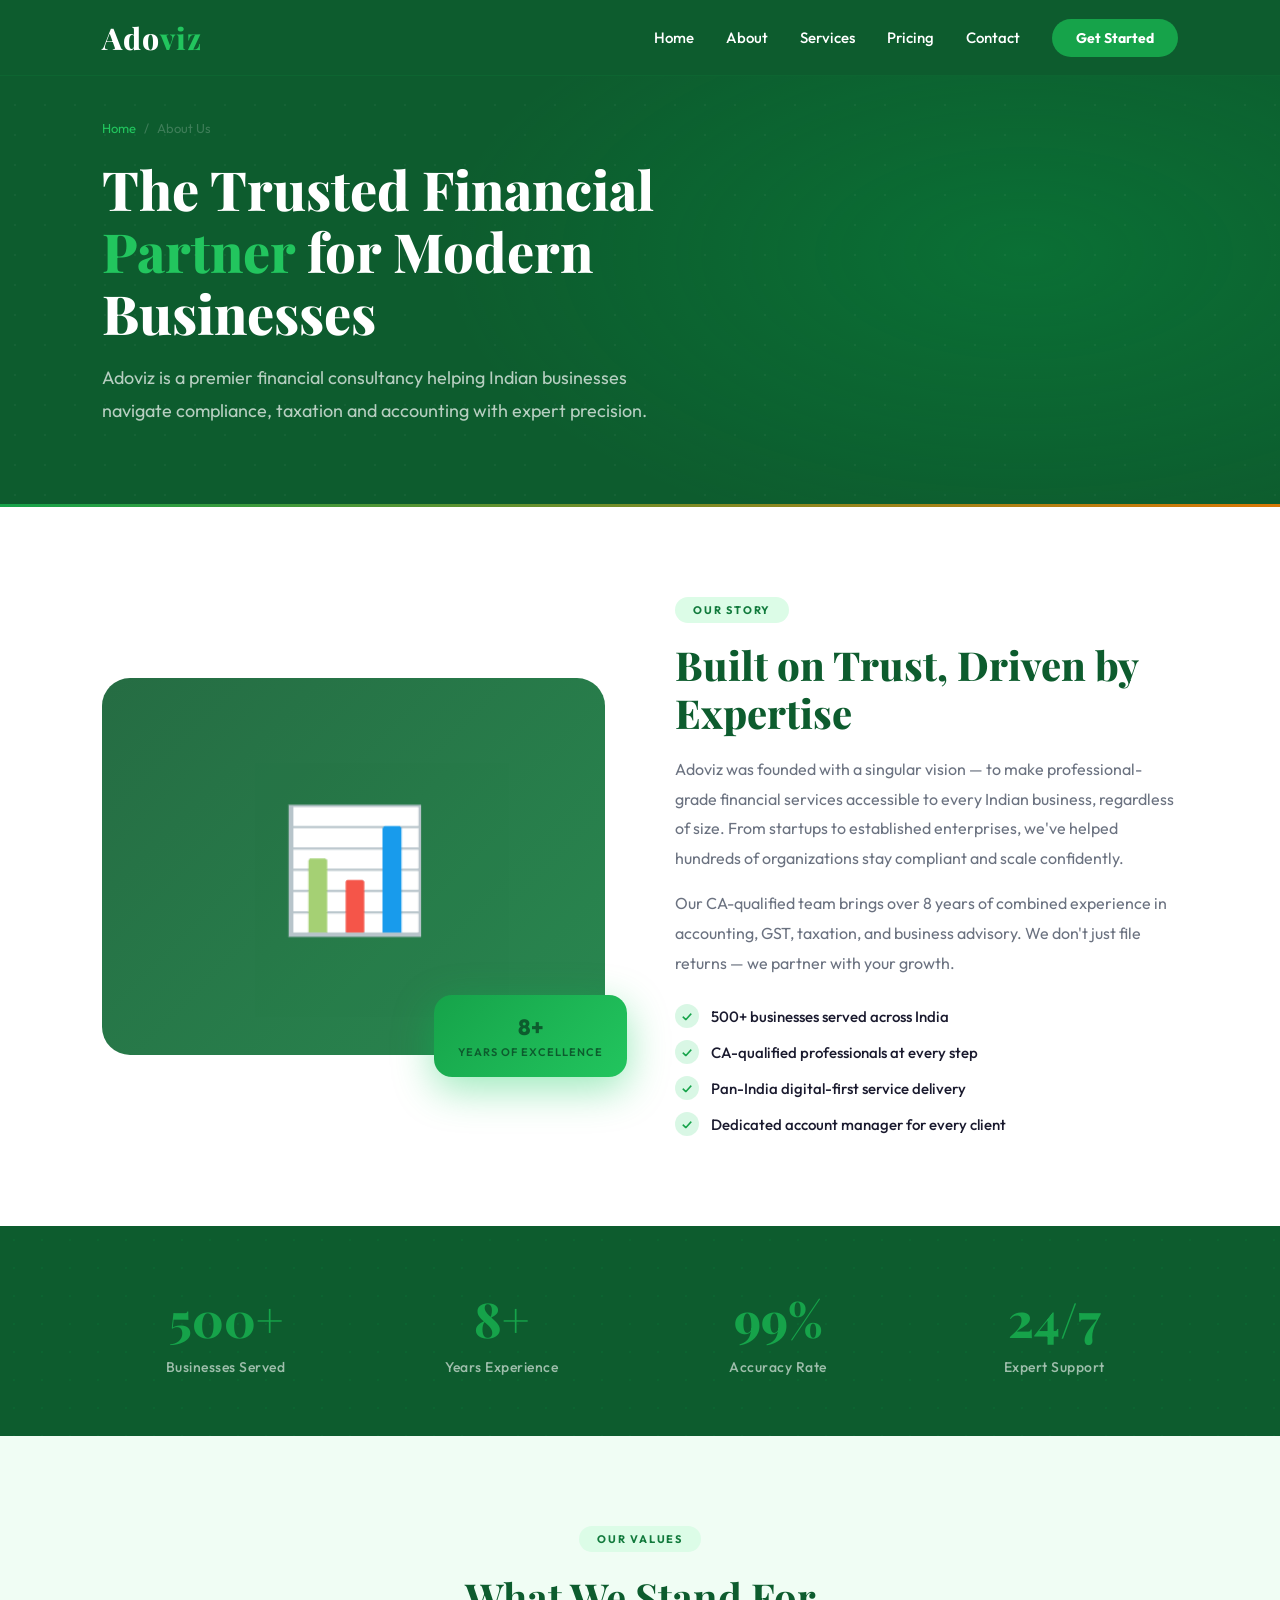
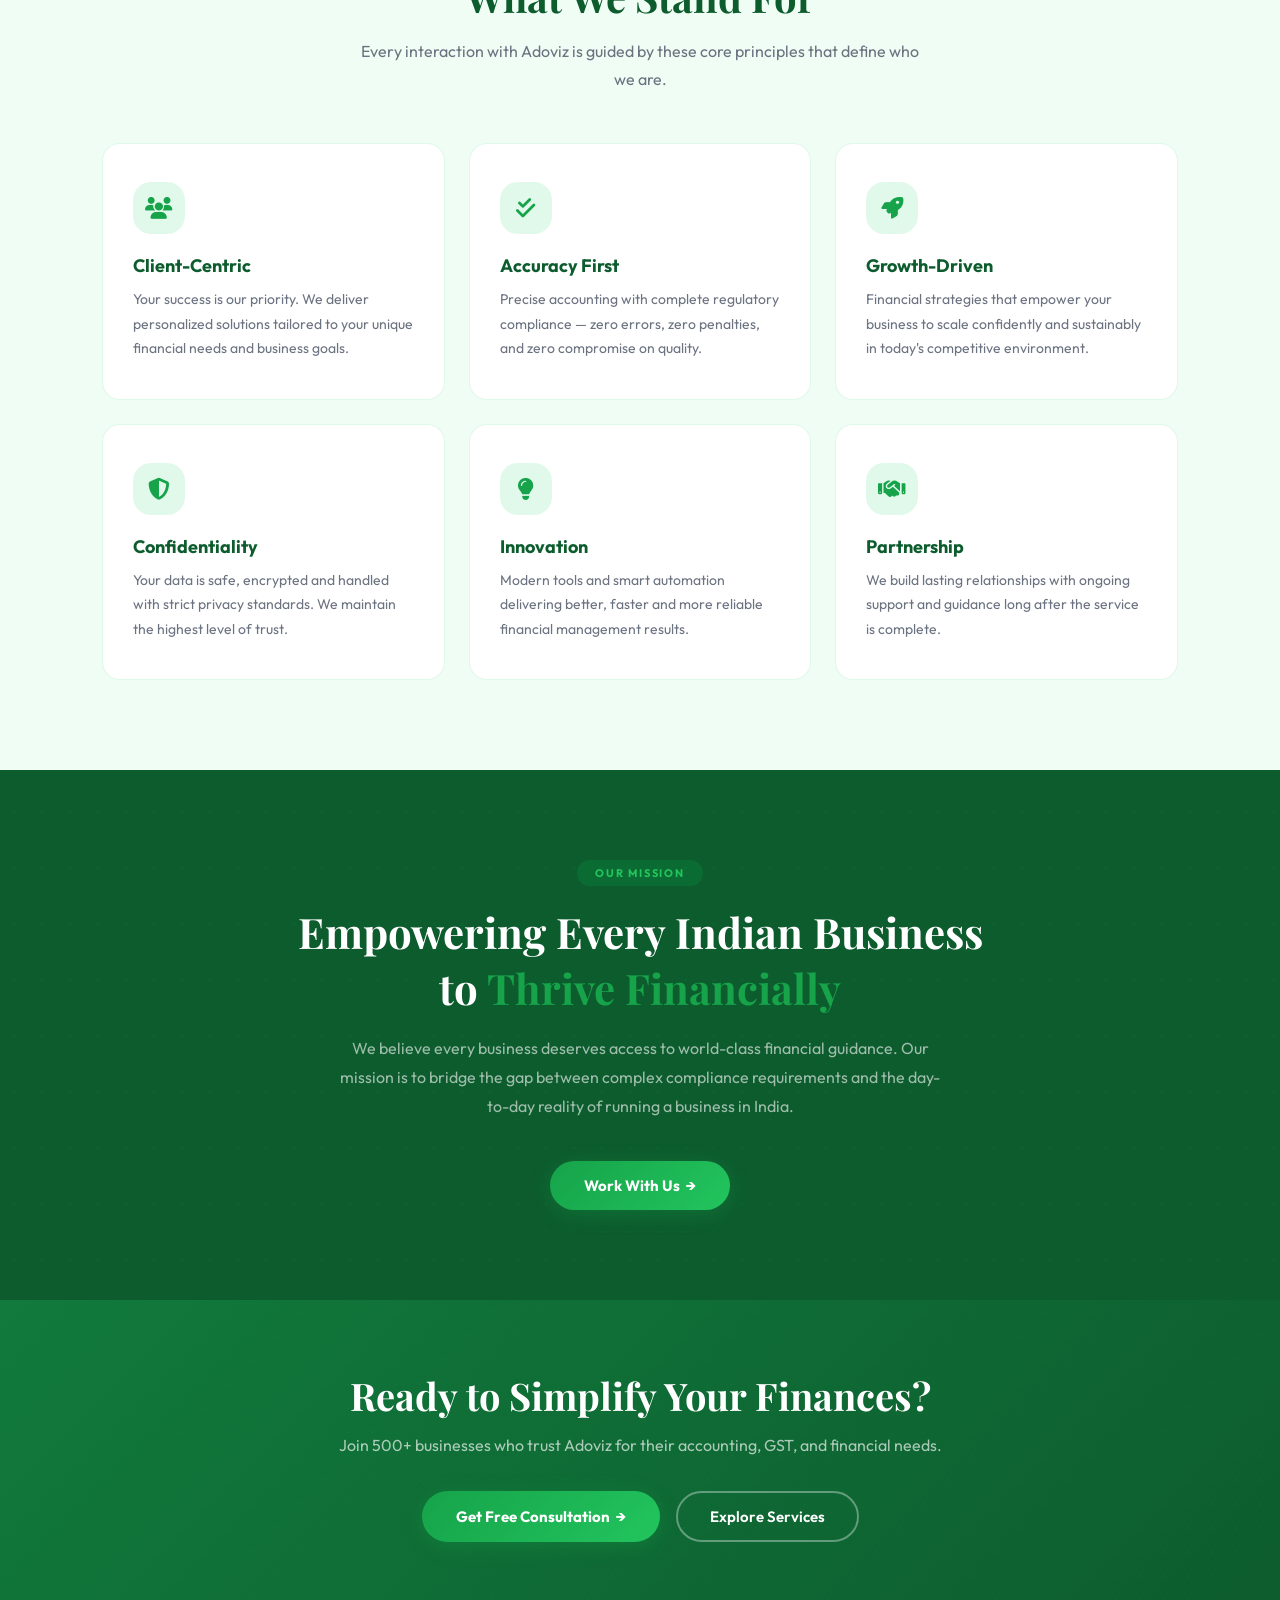
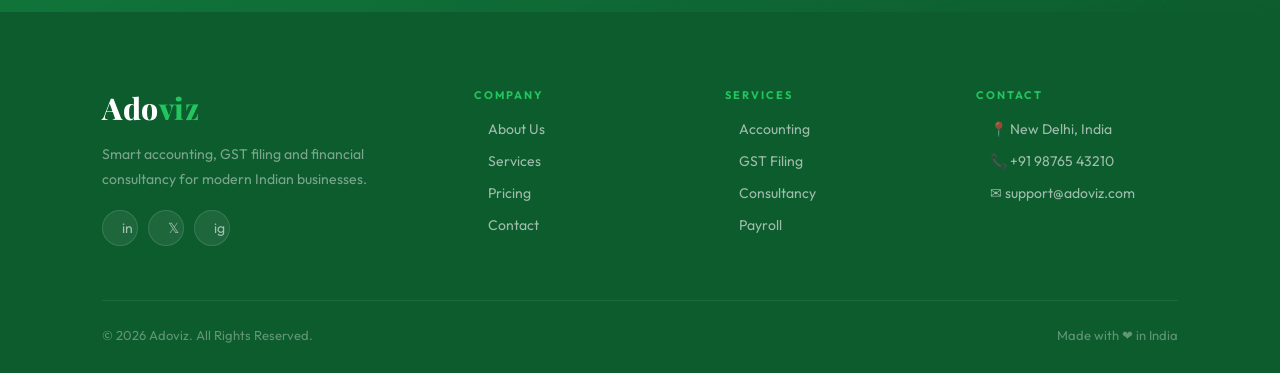
<file: about.html>
<!DOCTYPE html>
<html lang="en">
<head>
  <meta charset="UTF-8"/>
  <meta name="viewport" content="width=device-width,initial-scale=1.0"/>
  <title>About Us — Adoviz Financial Consultancy</title>
  <link rel="stylesheet" href="style.css"/>
  <link href="https://fonts.googleapis.com/css2?family=Playfair+Display:wght@500;600;700;800&family=Outfit:wght@300;400;500;600;700&display=swap" rel="stylesheet">
  <link rel="stylesheet" href="https://cdnjs.cloudflare.com/ajax/libs/font-awesome/6.5.0/css/all.min.css">
  <style>
    body{animation:pageFade .6s ease}
    .page-hero{background:radial-gradient(ellipse 70% 90% at 80% 50%,rgba(0,200,83,.18) 0%,transparent 65%),var(--g900);padding:120px 8% 80px;position:relative;overflow:hidden;color:white}
    .page-hero::before{content:'';position:absolute;inset:0;background-image:radial-gradient(circle,rgba(255,255,255,.04) 1px,transparent 1px);background-size:30px 30px;pointer-events:none}
    .page-hero::after{content:'';position:absolute;bottom:0;left:0;right:0;height:3px;background:linear-gradient(90deg,var(--g500),var(--gold))}
    .breadcrumb{display:flex;align-items:center;gap:8px;font-size:13px;color:rgba(255,255,255,.4);margin-bottom:22px}
    .breadcrumb a{color:var(--g400)}
    .breadcrumb span{opacity:.5}
    .page-hero h1{font-family:'Playfair Display',serif;font-size:54px;line-height:1.15;font-weight:800;max-width:700px;margin-bottom:18px;animation:slideL .8s ease}
    .page-hero h1 em{color:var(--g400);font-style:normal}
    .page-hero>p{font-size:18px;color:rgba(255,255,255,.7);line-height:1.8;max-width:580px;animation:slideL .9s ease}

    .story{padding:90px 8%;background:white}
    .story-grid{display:grid;grid-template-columns:1fr 1fr;gap:70px;align-items:center;max-width:1200px;margin:auto}
    .story-img-box{width:100%;aspect-ratio:4/3;background:linear-gradient(135deg,var(--g900),var(--g700));border-radius:var(--rl);display:flex;align-items:center;justify-content:center;font-size:120px;opacity:.9;position:relative}
    .story-badge-float{position:absolute;bottom:-22px;right:-22px;background:linear-gradient(135deg,var(--g500),var(--g400));color:var(--g900);padding:18px 24px;border-radius:var(--rm);font-weight:800;font-size:22px;box-shadow:0 12px 40px rgba(0,200,83,.4);text-align:center}
    .story-badge-float small{display:block;font-size:11px;font-weight:600;letter-spacing:1px;text-transform:uppercase;margin-top:4px}
    .story-text h2{font-family:'Playfair Display',serif;font-size:40px;font-weight:800;color:var(--g900);margin-bottom:18px;line-height:1.2}
    .story-text p{color:var(--muted);line-height:1.85;font-size:16px;margin-bottom:16px}
    .story-list{list-style:none;margin-top:26px;display:flex;flex-direction:column;gap:12px}
    .story-list li{display:flex;align-items:center;gap:12px;font-size:15px;color:var(--text);font-weight:500}
    .story-list li::before{content:'✓';width:24px;height:24px;min-width:24px;background:rgba(0,200,83,.15);color:var(--g500);border-radius:50%;display:flex;align-items:center;justify-content:center;font-size:12px;font-weight:700}

    .stats-bar{background:var(--g900);padding:60px 8%;position:relative;overflow:hidden}
    .stats-bar::before{content:'';position:absolute;inset:0;background-image:radial-gradient(circle,rgba(0,200,83,.07) 1px,transparent 1px);background-size:28px 28px;pointer-events:none}
    .stats-inner{display:grid;grid-template-columns:repeat(4,1fr);gap:30px;max-width:1100px;margin:auto;text-align:center}
    .stat-item h3{font-family:'Playfair Display',serif;font-size:48px;font-weight:800;color:var(--g500);margin-bottom:8px}
    .stat-item p{font-size:14px;color:rgba(255,255,255,.6);font-weight:500;letter-spacing:.5px}

    .values-section{padding:90px 8%;background:var(--g50);text-align:center}
    .values-section h2{font-family:'Playfair Display',serif;font-size:40px;color:var(--g900);margin-bottom:14px}
    .values-section .sub{color:var(--muted);max-width:560px;margin:0 auto 50px;line-height:1.75;font-size:16px}
    .values-grid-6{display:grid;grid-template-columns:repeat(3,1fr);gap:24px;max-width:1100px;margin:auto}
    .val-card{background:white;border:1px solid rgba(0,200,83,.12);border-radius:var(--rm);padding:38px 30px;text-align:left;transition:all var(--dur) var(--ease);position:relative;overflow:hidden}
    .val-card::after{content:'';position:absolute;bottom:0;left:0;right:0;height:3px;background:linear-gradient(90deg,var(--g500),var(--gold));transform:scaleX(0);transform-origin:left;transition:transform var(--dur)}
    .val-card:hover::after{transform:scaleX(1)}
    .val-card:hover{transform:translateY(-8px);box-shadow:var(--sm);border-color:var(--g500)}
    .val-icon{width:52px;height:52px;background:rgba(0,200,83,.12);border-radius:var(--rm);display:flex;align-items:center;justify-content:center;margin-bottom:20px;color:var(--g500);font-size:22px;transition:all var(--dur)}
    .val-card:hover .val-icon{background:var(--g500);color:var(--g900)}
    .val-card h3{font-size:18px;font-weight:700;color:var(--g900);margin-bottom:10px}
    .val-card p{font-size:14px;color:var(--muted);line-height:1.75}

    .mission{padding:90px 8%;background:var(--g900);text-align:center;position:relative;overflow:hidden}
    .mission::before{content:'';position:absolute;inset:0;background-image:radial-gradient(circle,rgba(0,200,83,.07) 1px,transparent 1px);background-size:28px 28px;pointer-events:none}
    .mission h2{font-family:'Playfair Display',serif;font-size:42px;color:white;max-width:700px;margin:0 auto 18px;position:relative}
    .mission .highlight{color:var(--g500)}
    .mission>p{color:rgba(255,255,255,.6);max-width:600px;margin:0 auto 40px;line-height:1.8;font-size:16px;position:relative}
    .mission .btn-main{position:relative}

    .cta-strip{background:linear-gradient(135deg,var(--g700),var(--g900));padding:70px 8%;text-align:center;position:relative;overflow:hidden}
    .cta-strip::before{content:'';position:absolute;inset:0;background-image:radial-gradient(circle,rgba(0,200,83,.08) 1px,transparent 1px);background-size:24px 24px}
    .cta-strip h2{font-family:'Playfair Display',serif;font-size:38px;color:white;margin-bottom:14px;position:relative}
    .cta-strip p{color:rgba(255,255,255,.65);margin-bottom:36px;font-size:16px;position:relative}
    .cta-buttons{display:flex;gap:16px;justify-content:center;flex-wrap:wrap;position:relative}
    .btn-outline-white{padding:14px 32px;border:2px solid rgba(255,255,255,.35);border-radius:50px;color:white;font-weight:600;font-size:15px;transition:all var(--dur)}
    .btn-outline-white:hover{background:white;color:var(--g900)}

    @media(max-width:900px){.story-grid{grid-template-columns:1fr;gap:40px}.stats-inner{grid-template-columns:repeat(2,1fr)}.values-grid-6{grid-template-columns:1fr 1fr}.page-hero h1{font-size:38px}}
    @media(max-width:600px){.values-grid-6{grid-template-columns:1fr}.page-hero h1{font-size:30px}}
  </style>
</head>
<body>

<header class="navbar" id="navbar">
  <div class="logo">Ado<span>viz</span></div>
  <button class="menu-toggle" id="menu-toggle">☰</button>
  <nav class="nav-links" id="nav-links">
    <a href="index.html">Home</a>
    <a href="about.html">About</a>
    <a href="services.html">Services</a>
    <a href="pricing.html">Pricing</a>
    <a href="index.html#contact">Contact</a>
    <a href="index.html#contact" class="btn-light">Get Started</a>
  </nav>
</header>

<section class="page-hero">
  <div class="breadcrumb"><a href="index.html">Home</a><span>/</span><span>About Us</span></div>
  <h1>The Trusted Financial <em>Partner</em> for Modern Businesses</h1>
  <p>Adoviz is a premier financial consultancy helping Indian businesses navigate compliance, taxation and accounting with expert precision.</p>
</section>

<section class="story">
  <div class="story-grid">
    <div style="position:relative">
      <div class="story-img-box">📊</div>
      <div class="story-badge-float">8+ <small>Years of Excellence</small></div>
    </div>
    <div class="story-text">
      <div class="section-tag">Our Story</div>
      <h2>Built on Trust, Driven by Expertise</h2>
      <p>Adoviz was founded with a singular vision — to make professional-grade financial services accessible to every Indian business, regardless of size. From startups to established enterprises, we've helped hundreds of organizations stay compliant and scale confidently.</p>
      <p>Our CA-qualified team brings over 8 years of combined experience in accounting, GST, taxation, and business advisory. We don't just file returns — we partner with your growth.</p>
      <ul class="story-list">
        <li>500+ businesses served across India</li>
        <li>CA-qualified professionals at every step</li>
        <li>Pan-India digital-first service delivery</li>
        <li>Dedicated account manager for every client</li>
      </ul>
    </div>
  </div>
</section>

<section class="stats-bar">
  <div class="stats-inner">
    <div class="stat-item"><h3>500+</h3><p>Businesses Served</p></div>
    <div class="stat-item"><h3>8+</h3><p>Years Experience</p></div>
    <div class="stat-item"><h3>99%</h3><p>Accuracy Rate</p></div>
    <div class="stat-item"><h3>24/7</h3><p>Expert Support</p></div>
  </div>
</section>

<section class="values-section">
  <div class="section-tag">Our Values</div>
  <h2>What We Stand For</h2>
  <p class="sub">Every interaction with Adoviz is guided by these core principles that define who we are.</p>
  <div class="values-grid-6">
    <div class="val-card"><div class="val-icon"><i class="fas fa-users"></i></div><h3>Client-Centric</h3><p>Your success is our priority. We deliver personalized solutions tailored to your unique financial needs and business goals.</p></div>
    <div class="val-card"><div class="val-icon"><i class="fas fa-check-double"></i></div><h3>Accuracy First</h3><p>Precise accounting with complete regulatory compliance — zero errors, zero penalties, and zero compromise on quality.</p></div>
    <div class="val-card"><div class="val-icon"><i class="fas fa-rocket"></i></div><h3>Growth-Driven</h3><p>Financial strategies that empower your business to scale confidently and sustainably in today's competitive environment.</p></div>
    <div class="val-card"><div class="val-icon"><i class="fas fa-shield-halved"></i></div><h3>Confidentiality</h3><p>Your data is safe, encrypted and handled with strict privacy standards. We maintain the highest level of trust.</p></div>
    <div class="val-card"><div class="val-icon"><i class="fas fa-lightbulb"></i></div><h3>Innovation</h3><p>Modern tools and smart automation delivering better, faster and more reliable financial management results.</p></div>
    <div class="val-card"><div class="val-icon"><i class="fas fa-handshake"></i></div><h3>Partnership</h3><p>We build lasting relationships with ongoing support and guidance long after the service is complete.</p></div>
  </div>
</section>

<section class="mission">
  <div class="section-tag" style="background:rgba(0,200,83,.15);color:var(--g400)">Our Mission</div>
  <h2>Empowering Every Indian Business to <span class="highlight">Thrive Financially</span></h2>
  <p>We believe every business deserves access to world-class financial guidance. Our mission is to bridge the gap between complex compliance requirements and the day-to-day reality of running a business in India.</p>
  <a href="index.html#contact" class="btn-main">Work With Us &nbsp;→</a>
</section>

<section class="cta-strip">
  <h2>Ready to Simplify Your Finances?</h2>
  <p>Join 500+ businesses who trust Adoviz for their accounting, GST, and financial needs.</p>
  <div class="cta-buttons">
    <a href="index.html#contact" class="btn-main">Get Free Consultation &nbsp;→</a>
    <a href="services.html" class="btn-outline-white">Explore Services</a>
  </div>
</section>

<footer class="footer">
  <div class="footer-container">
    <div class="footer-col"><div class="footer-logo">Ado<span>viz</span></div><p>Smart accounting, GST filing and financial consultancy for modern Indian businesses.</p><div class="footer-socials"><a class="footer-social" href="#">in</a><a class="footer-social" href="#">𝕏</a><a class="footer-social" href="#">ig</a></div></div>
    <div class="footer-col"><h4>Company</h4><a href="about.html">About Us</a><a href="services.html">Services</a><a href="pricing.html">Pricing</a><a href="index.html#contact">Contact</a></div>
    <div class="footer-col"><h4>Services</h4><a href="accounting.html">Accounting</a><a href="gst.html">GST Filing</a><a href="consultancy.html">Consultancy</a><a href="payroll.html">Payroll</a></div>
    <div class="footer-col"><h4>Contact</h4><a href="#">📍 New Delhi, India</a><a href="tel:+919876543210">📞 +91 98765 43210</a><a href="mailto:support@adoviz.com">✉ support@adoviz.com</a></div>
  </div>
  <hr class="footer-divider">
  <div class="footer-bottom"><span>© 2026 Adoviz. All Rights Reserved.</span><span>Made with ❤ in India</span></div>
</footer>

<script>
window.addEventListener("scroll",()=>{ document.getElementById("navbar").classList.toggle("scrolled",window.scrollY>60); });
const toggle=document.getElementById("menu-toggle"),navLinks=document.getElementById("nav-links");
toggle.onclick=()=>{ navLinks.classList.toggle("active"); toggle.textContent=navLinks.classList.contains("active")?"✕":"☰"; };
document.querySelectorAll(".nav-links a").forEach(a=>{ a.addEventListener("click",()=>{ navLinks.classList.remove("active"); toggle.textContent="☰"; }); });
const io=new IntersectionObserver((entries)=>{ entries.forEach(e=>{ if(e.isIntersecting) e.target.classList.add("show"); }); },{threshold:0.08});
document.querySelectorAll("section,.val-card,.stat-item").forEach(el=>io.observe(el));
</script>
</body>
</html>
</file>
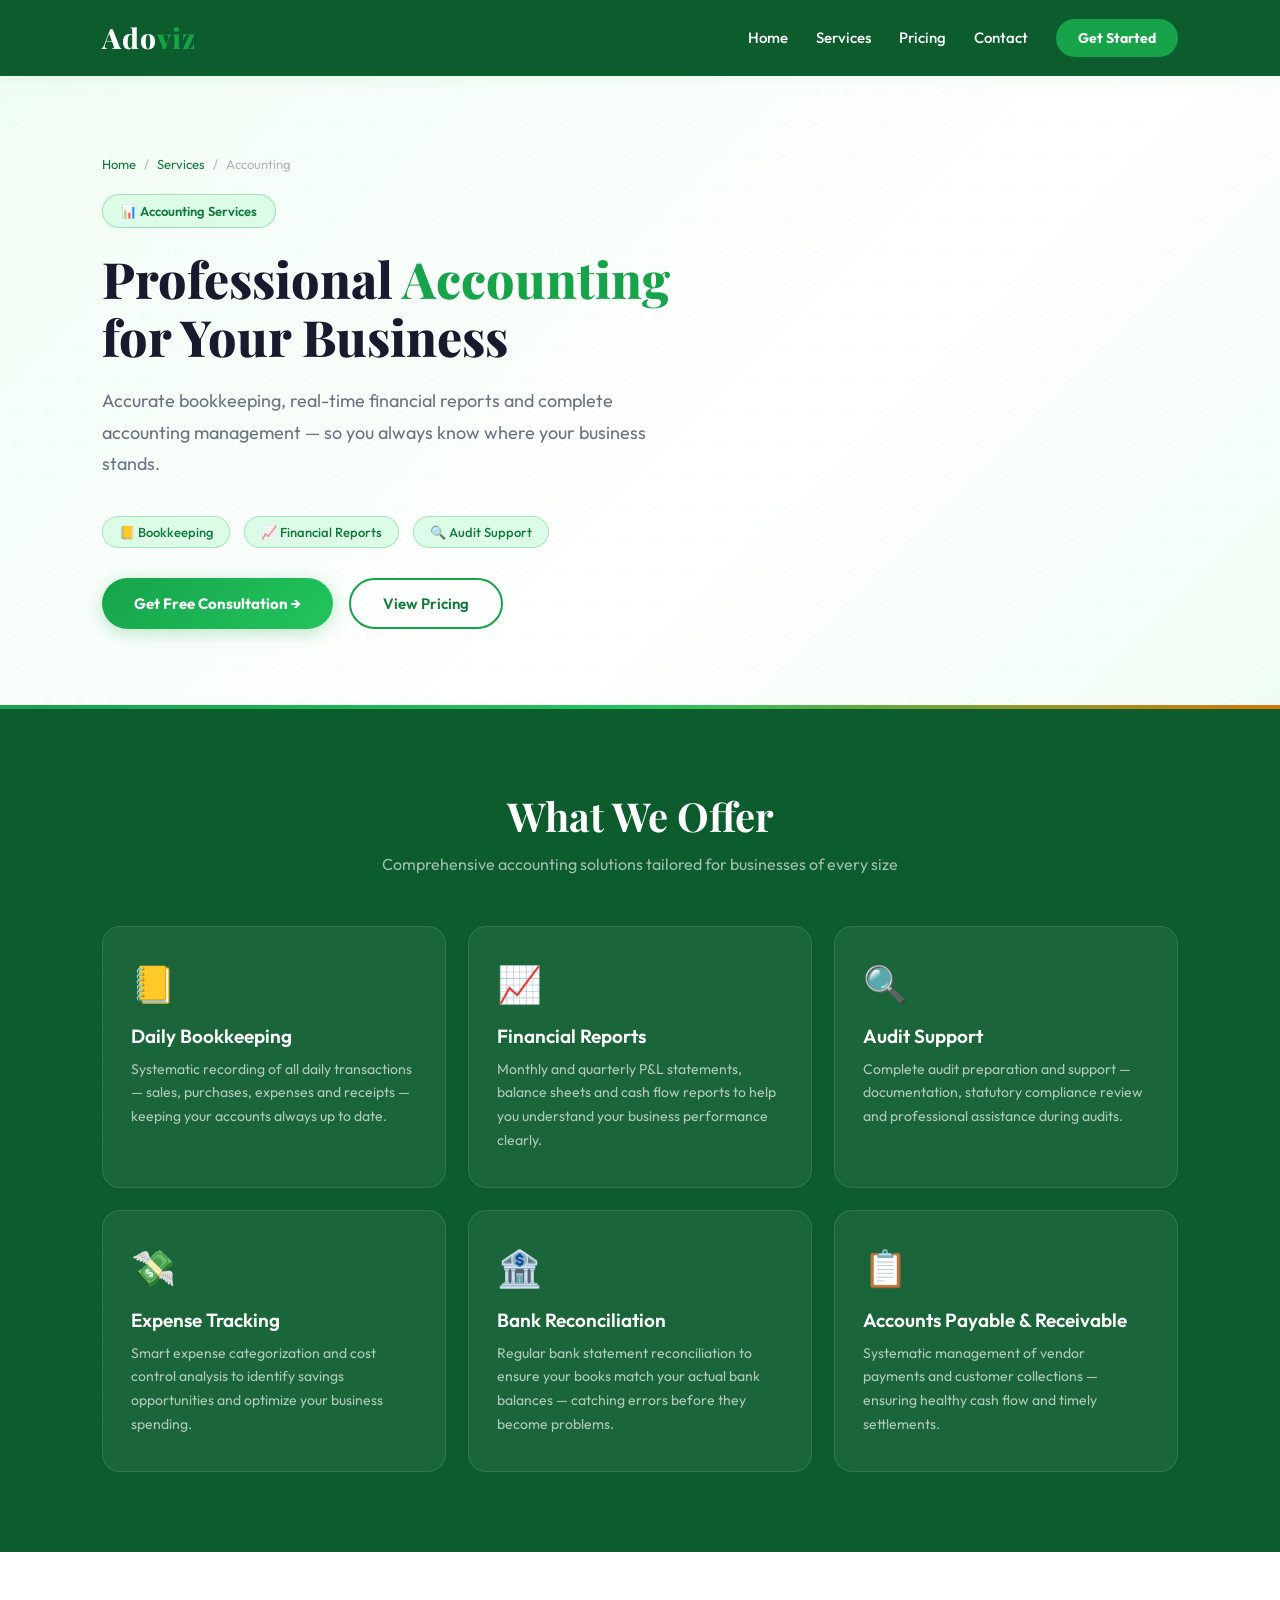
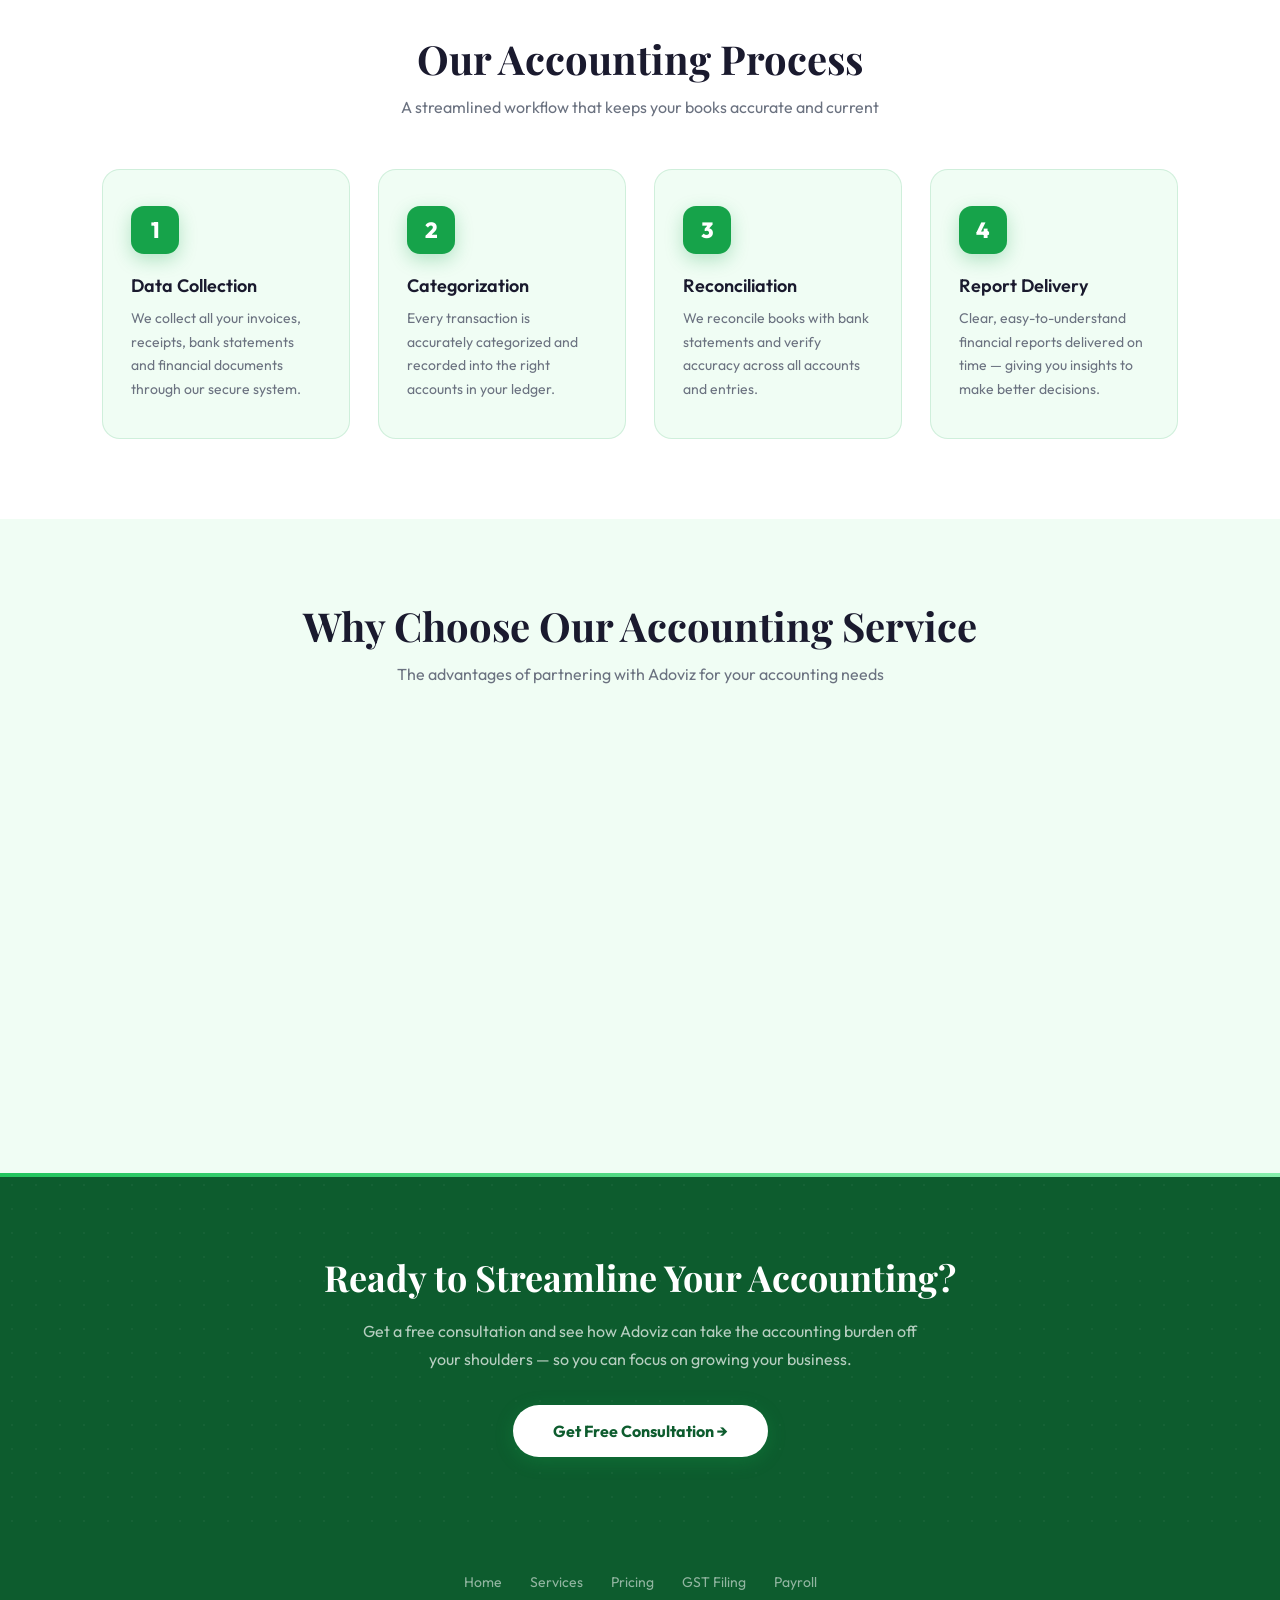
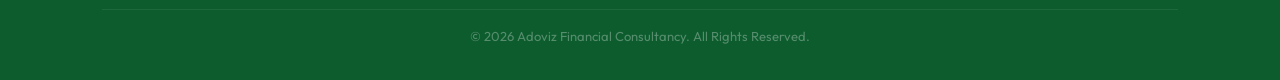
<file: accounting.html>
<!DOCTYPE html>
<html lang="en">
<head>
<meta charset="UTF-8">
<meta name="viewport" content="width=device-width, initial-scale=1.0"/>
<title>Accounting Services — Adoviz</title>
<link rel="stylesheet" href="inner.css">
</head>
<body>

<div id="money-bg" class="money-bg"></div>

<header class="navbar">
  <div class="logo">Ado<span>viz</span></div>
  <div class="menu-toggle" id="menu-toggle">☰</div>
  <nav class="nav-links" id="nav-links">
    <a href="index.html">Home</a>
    <a href="services.html">Services</a>
    <a href="pricing.html">Pricing</a>
    <a href="index.html#contact">Contact</a>
    <a href="index.html#contact" class="btn-light">Get Started</a>
  </nav>
</header>

<section class="hero">
  <div class="hero-left">
    <div class="hero-breadcrumb"><a href="index.html">Home</a><span>/</span><a href="services.html">Services</a><span>/</span><span>Accounting</span></div>
    <div class="hero-tag">📊 Accounting Services</div>
    <h1>Professional <span class="accent">Accounting</span><br>for Your Business</h1>
    <p>Accurate bookkeeping, real-time financial reports and complete accounting management — so you always know where your business stands.</p>
    <div class="hero-badge-row">
      <span class="hero-chip">📒 Bookkeeping</span>
      <span class="hero-chip">📈 Financial Reports</span>
      <span class="hero-chip">🔍 Audit Support</span>
    </div>
    <br>
    <div class="hero-actions">
      <a href="index.html#contact" class="btn-main">Get Free Consultation →</a>
      <a href="pricing.html" class="btn-ghost">View Pricing</a>
    </div>
  </div>
</section>

<section class="services">
  <h2>What We Offer</h2>
  <p>Comprehensive accounting solutions tailored for businesses of every size</p>
  <div class="cards">
    <div class="card">
      <div class="card-icon">📒</div>
      <h3>Daily Bookkeeping</h3>
      <p>Systematic recording of all daily transactions — sales, purchases, expenses and receipts — keeping your accounts always up to date.</p>
    </div>
    <div class="card">
      <div class="card-icon">📈</div>
      <h3>Financial Reports</h3>
      <p>Monthly and quarterly P&L statements, balance sheets and cash flow reports to help you understand your business performance clearly.</p>
    </div>
    <div class="card">
      <div class="card-icon">🔍</div>
      <h3>Audit Support</h3>
      <p>Complete audit preparation and support — documentation, statutory compliance review and professional assistance during audits.</p>
    </div>
    <div class="card">
      <div class="card-icon">💸</div>
      <h3>Expense Tracking</h3>
      <p>Smart expense categorization and cost control analysis to identify savings opportunities and optimize your business spending.</p>
    </div>
    <div class="card">
      <div class="card-icon">🏦</div>
      <h3>Bank Reconciliation</h3>
      <p>Regular bank statement reconciliation to ensure your books match your actual bank balances — catching errors before they become problems.</p>
    </div>
    <div class="card">
      <div class="card-icon">📋</div>
      <h3>Accounts Payable & Receivable</h3>
      <p>Systematic management of vendor payments and customer collections — ensuring healthy cash flow and timely settlements.</p>
    </div>
  </div>
</section>

<section class="process">
  <h2>Our Accounting Process</h2>
  <p>A streamlined workflow that keeps your books accurate and current</p>
  <div class="process-grid">
    <div class="process-step">
      <div class="step-num">1</div>
      <h3>Data Collection</h3>
      <p>We collect all your invoices, receipts, bank statements and financial documents through our secure system.</p>
    </div>
    <div class="process-step">
      <div class="step-num">2</div>
      <h3>Categorization</h3>
      <p>Every transaction is accurately categorized and recorded into the right accounts in your ledger.</p>
    </div>
    <div class="process-step">
      <div class="step-num">3</div>
      <h3>Reconciliation</h3>
      <p>We reconcile books with bank statements and verify accuracy across all accounts and entries.</p>
    </div>
    <div class="process-step">
      <div class="step-num">4</div>
      <h3>Report Delivery</h3>
      <p>Clear, easy-to-understand financial reports delivered on time — giving you insights to make better decisions.</p>
    </div>
  </div>
</section>

<section class="benefits">
  <h2>Why Choose Our Accounting Service</h2>
  <p>The advantages of partnering with Adoviz for your accounting needs</p>
  <div class="benefits-grid">
    <div class="benefit-item">
      <h4><span>✅</span> 99% Accuracy Guaranteed</h4>
      <p>Our certified accountants ensure every entry is correct. We take full responsibility for accuracy in all financial records.</p>
    </div>
    <div class="benefit-item">
      <h4><span>⏱️</span> Timely Reporting</h4>
      <p>Monthly reports delivered on the 5th of every month — so you're always informed about your financial position.</p>
    </div>
    <div class="benefit-item">
      <h4><span>🔒</span> Data Security</h4>
      <p>All financial data is handled with strict confidentiality and stored securely with enterprise-grade protection.</p>
    </div>
    <div class="benefit-item">
      <h4><span>📊</span> Real Business Insights</h4>
      <p>Beyond just numbers — we provide analysis and recommendations to help you make smarter business decisions.</p>
    </div>
    <div class="benefit-item">
      <h4><span>⚖️</span> Full Compliance</h4>
      <p>All accounting work follows Indian accounting standards and regulatory requirements — keeping you audit-ready.</p>
    </div>
    <div class="benefit-item">
      <h4><span>💬</span> Dedicated Support</h4>
      <p>Your dedicated accountant is always available to answer questions and provide guidance whenever you need it.</p>
    </div>
  </div>
</section>

<section class="contact">
  <h2>Ready to Streamline Your Accounting?</h2>
  <p>Get a free consultation and see how Adoviz can take the accounting burden off your shoulders — so you can focus on growing your business.</p>
  <a href="index.html#contact" class="btn-main">Get Free Consultation →</a>
</section>

<footer class="footer">
  <div class="footer-links">
    <a href="index.html">Home</a>
    <a href="services.html">Services</a>
    <a href="pricing.html">Pricing</a>
    <a href="gst.html">GST Filing</a>
    <a href="payroll.html">Payroll</a>
  </div>
  <div class="footer-bottom">© 2026 Adoviz Financial Consultancy. All Rights Reserved.</div>
</footer>

<script src="common.js"></script>
<script>
const moneyEmojis = ["💰","📊","💵","💹","🏦","📋"];
const bg = document.getElementById("money-bg");
for(let i=0;i<10;i++){
  const m = document.createElement("span");
  m.className="money";
  m.textContent=moneyEmojis[Math.floor(Math.random()*moneyEmojis.length)];
  m.style.cssText=`left:${Math.random()*100}%;top:${-Math.random()*20}%;font-size:${14+Math.random()*10}px;animation-duration:${9+Math.random()*12}s;animation-delay:${Math.random()*9}s;`;
  bg.appendChild(m);
}
</script>
</body>
</html>
</file>
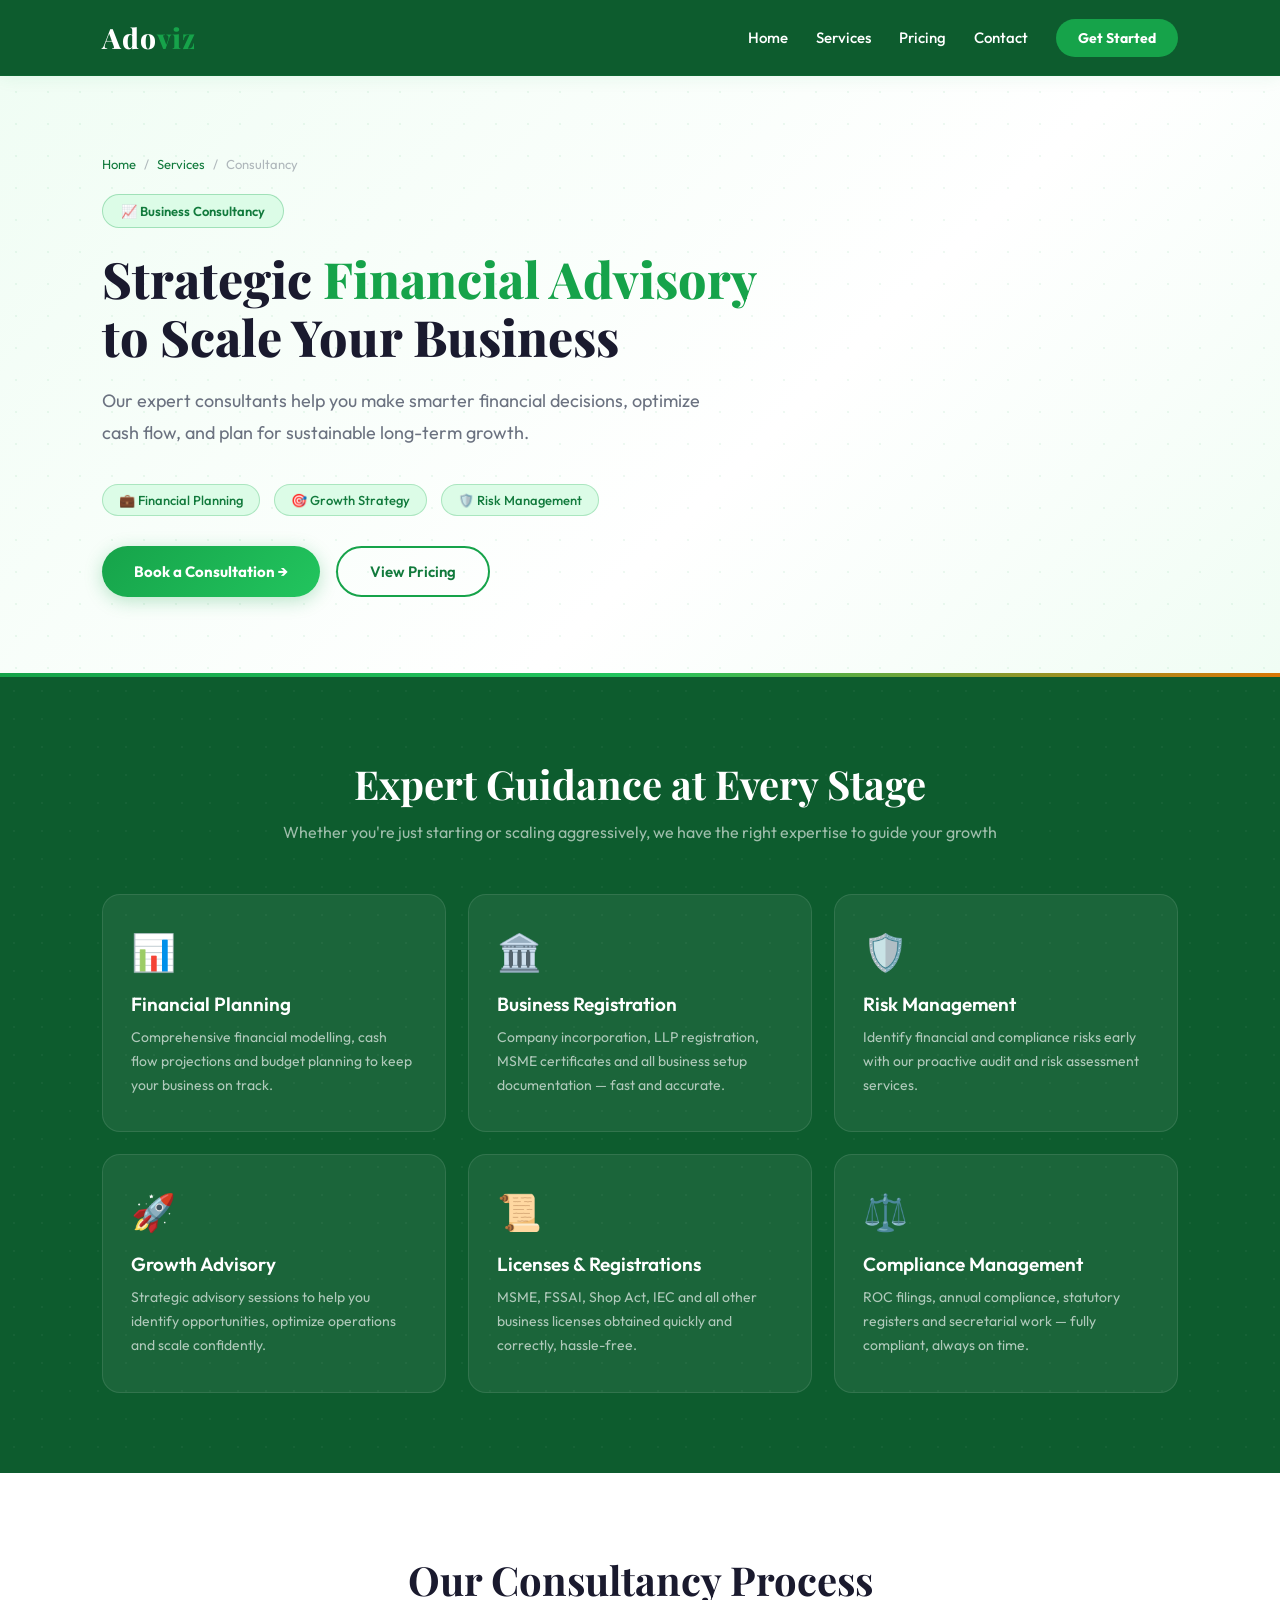
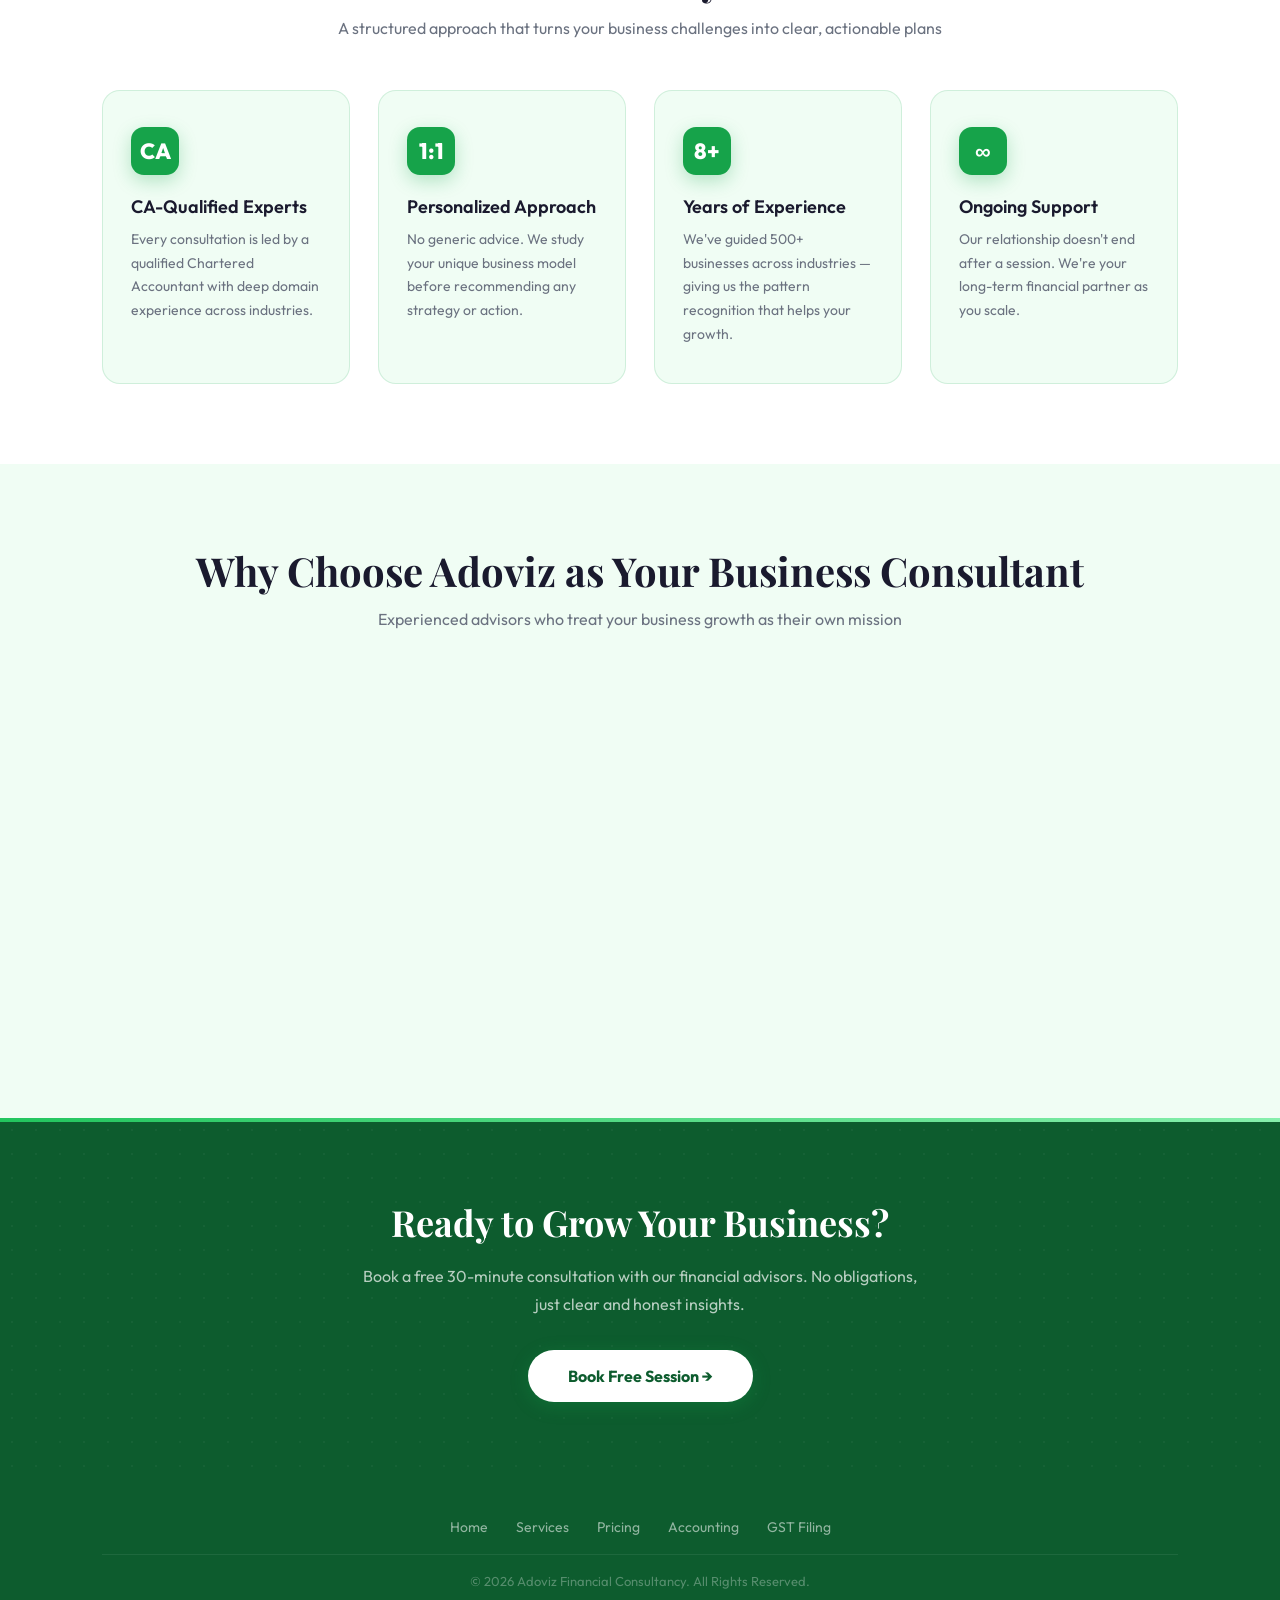
<file: consultancy.html>
<!DOCTYPE html>
<html lang="en">
<head>
<meta charset="UTF-8">
<meta name="viewport" content="width=device-width, initial-scale=1.0"/>
<title>Business Consultancy — Adoviz</title>
<link rel="stylesheet" href="inner.css">
</head>
<body>

<div id="money-bg" class="money-bg"></div>

<header class="navbar">
  <div class="logo">Ado<span>viz</span></div>
  <div class="menu-toggle" id="menu-toggle">☰</div>
  <nav class="nav-links" id="nav-links">
    <a href="index.html">Home</a>
    <a href="services.html">Services</a>
    <a href="pricing.html">Pricing</a>
    <a href="index.html#contact">Contact</a>
    <a href="index.html#contact" class="btn-light">Get Started</a>
  </nav>
</header>

<section class="hero">
  <div class="hero-left">
    <div class="hero-breadcrumb"><a href="index.html">Home</a><span>/</span><a href="services.html">Services</a><span>/</span><span>Consultancy</span></div>
    <div class="hero-tag">📈 Business Consultancy</div>
    <h1>Strategic <span class="accent">Financial Advisory</span><br>to Scale Your Business</h1>
    <p>Our expert consultants help you make smarter financial decisions, optimize cash flow, and plan for sustainable long-term growth.</p>
    <div class="hero-badge-row">
      <span class="hero-chip">💼 Financial Planning</span>
      <span class="hero-chip">🎯 Growth Strategy</span>
      <span class="hero-chip">🛡️ Risk Management</span>
    </div>
    <br>
    <div class="hero-actions">
      <a href="index.html#contact" class="btn-main">Book a Consultation →</a>
      <a href="pricing.html" class="btn-ghost">View Pricing</a>
    </div>
  </div>
</section>

<section class="services">
  <h2>Expert Guidance at Every Stage</h2>
  <p>Whether you're just starting or scaling aggressively, we have the right expertise to guide your growth</p>
  <div class="cards">
    <div class="card">
      <div class="card-icon">📊</div>
      <h3>Financial Planning</h3>
      <p>Comprehensive financial modelling, cash flow projections and budget planning to keep your business on track.</p>
    </div>
    <div class="card">
      <div class="card-icon">🏛️</div>
      <h3>Business Registration</h3>
      <p>Company incorporation, LLP registration, MSME certificates and all business setup documentation — fast and accurate.</p>
    </div>
    <div class="card">
      <div class="card-icon">🛡️</div>
      <h3>Risk Management</h3>
      <p>Identify financial and compliance risks early with our proactive audit and risk assessment services.</p>
    </div>
    <div class="card">
      <div class="card-icon">🚀</div>
      <h3>Growth Advisory</h3>
      <p>Strategic advisory sessions to help you identify opportunities, optimize operations and scale confidently.</p>
    </div>
    <div class="card">
      <div class="card-icon">📜</div>
      <h3>Licenses & Registrations</h3>
      <p>MSME, FSSAI, Shop Act, IEC and all other business licenses obtained quickly and correctly, hassle-free.</p>
    </div>
    <div class="card">
      <div class="card-icon">⚖️</div>
      <h3>Compliance Management</h3>
      <p>ROC filings, annual compliance, statutory registers and secretarial work — fully compliant, always on time.</p>
    </div>
  </div>
</section>

<section class="process">
  <h2>Our Consultancy Process</h2>
  <p>A structured approach that turns your business challenges into clear, actionable plans</p>
  <div class="process-grid">
    <div class="process-step">
      <div class="step-num">CA</div>
      <h3>CA-Qualified Experts</h3>
      <p>Every consultation is led by a qualified Chartered Accountant with deep domain experience across industries.</p>
    </div>
    <div class="process-step">
      <div class="step-num">1:1</div>
      <h3>Personalized Approach</h3>
      <p>No generic advice. We study your unique business model before recommending any strategy or action.</p>
    </div>
    <div class="process-step">
      <div class="step-num">8+</div>
      <h3>Years of Experience</h3>
      <p>We've guided 500+ businesses across industries — giving us the pattern recognition that helps your growth.</p>
    </div>
    <div class="process-step">
      <div class="step-num">∞</div>
      <h3>Ongoing Support</h3>
      <p>Our relationship doesn't end after a session. We're your long-term financial partner as you scale.</p>
    </div>
  </div>
</section>

<section class="benefits">
  <h2>Why Choose Adoviz as Your Business Consultant</h2>
  <p>Experienced advisors who treat your business growth as their own mission</p>
  <div class="benefits-grid">
    <div class="benefit-item">
      <h4><span>🧠</span> Seasoned Expertise</h4>
      <p>Our consultants bring 8+ years of experience across startup, manufacturing, services, retail and e-commerce.</p>
    </div>
    <div class="benefit-item">
      <h4><span>🎯</span> Results-Driven Approach</h4>
      <p>Every recommendation is backed by data and focused on measurable outcomes — not generic advice that doesn't work.</p>
    </div>
    <div class="benefit-item">
      <h4><span>⚡</span> Fast Execution</h4>
      <p>We move at the speed of business. Registrations, licenses and filings completed in record time without compromise.</p>
    </div>
    <div class="benefit-item">
      <h4><span>🤝</span> Long-Term Partnership</h4>
      <p>We grow with you — providing ongoing advisory support as your business scales and needs evolve.</p>
    </div>
    <div class="benefit-item">
      <h4><span>📞</span> Direct Expert Access</h4>
      <p>No junior consultants, no escalations — you get direct access to senior advisors who know your business personally.</p>
    </div>
    <div class="benefit-item">
      <h4><span>💡</span> Holistic Perspective</h4>
      <p>We connect the dots across finance, tax, legal and operations — a 360° view most single-service firms can't offer.</p>
    </div>
  </div>
</section>

<section class="contact">
  <h2>Ready to Grow Your Business?</h2>
  <p>Book a free 30-minute consultation with our financial advisors. No obligations, just clear and honest insights.</p>
  <a href="index.html#contact" class="btn-main">Book Free Session →</a>
</section>

<footer class="footer">
  <div class="footer-links">
    <a href="index.html">Home</a>
    <a href="services.html">Services</a>
    <a href="pricing.html">Pricing</a>
    <a href="accounting.html">Accounting</a>
    <a href="gst.html">GST Filing</a>
  </div>
  <div class="footer-bottom">© 2026 Adoviz Financial Consultancy. All Rights Reserved.</div>
</footer>

<script src="common.js"></script>
<script>
const moneyEmojis = ["🏢","💼","📋","🎯","💡","📊"];
const bg = document.getElementById("money-bg");
for(let i=0;i<10;i++){
  const m = document.createElement("span");
  m.className="money";
  m.textContent=moneyEmojis[Math.floor(Math.random()*moneyEmojis.length)];
  m.style.cssText=`left:${Math.random()*100}%;top:${-Math.random()*20}%;font-size:${14+Math.random()*10}px;animation-duration:${9+Math.random()*12}s;animation-delay:${Math.random()*9}s;`;
  bg.appendChild(m);
}
</script>
</body>
</html>
</file>
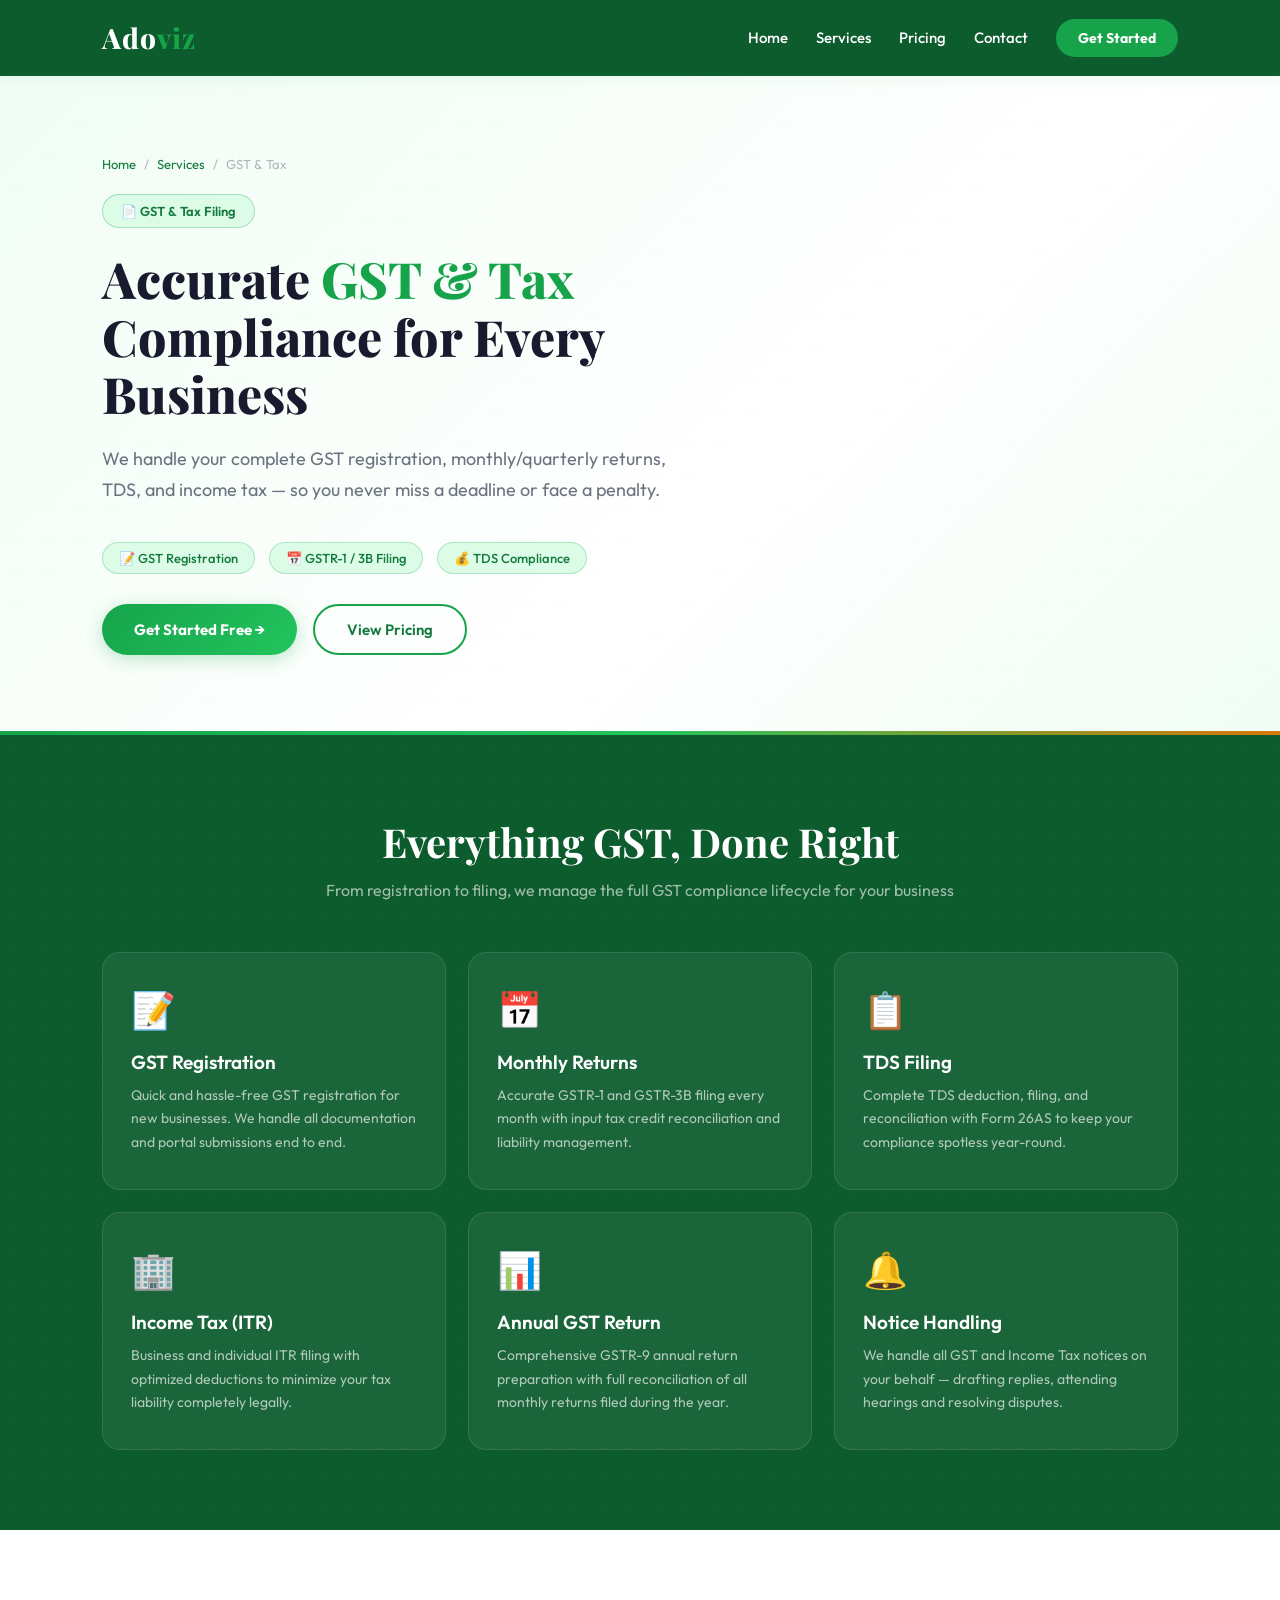
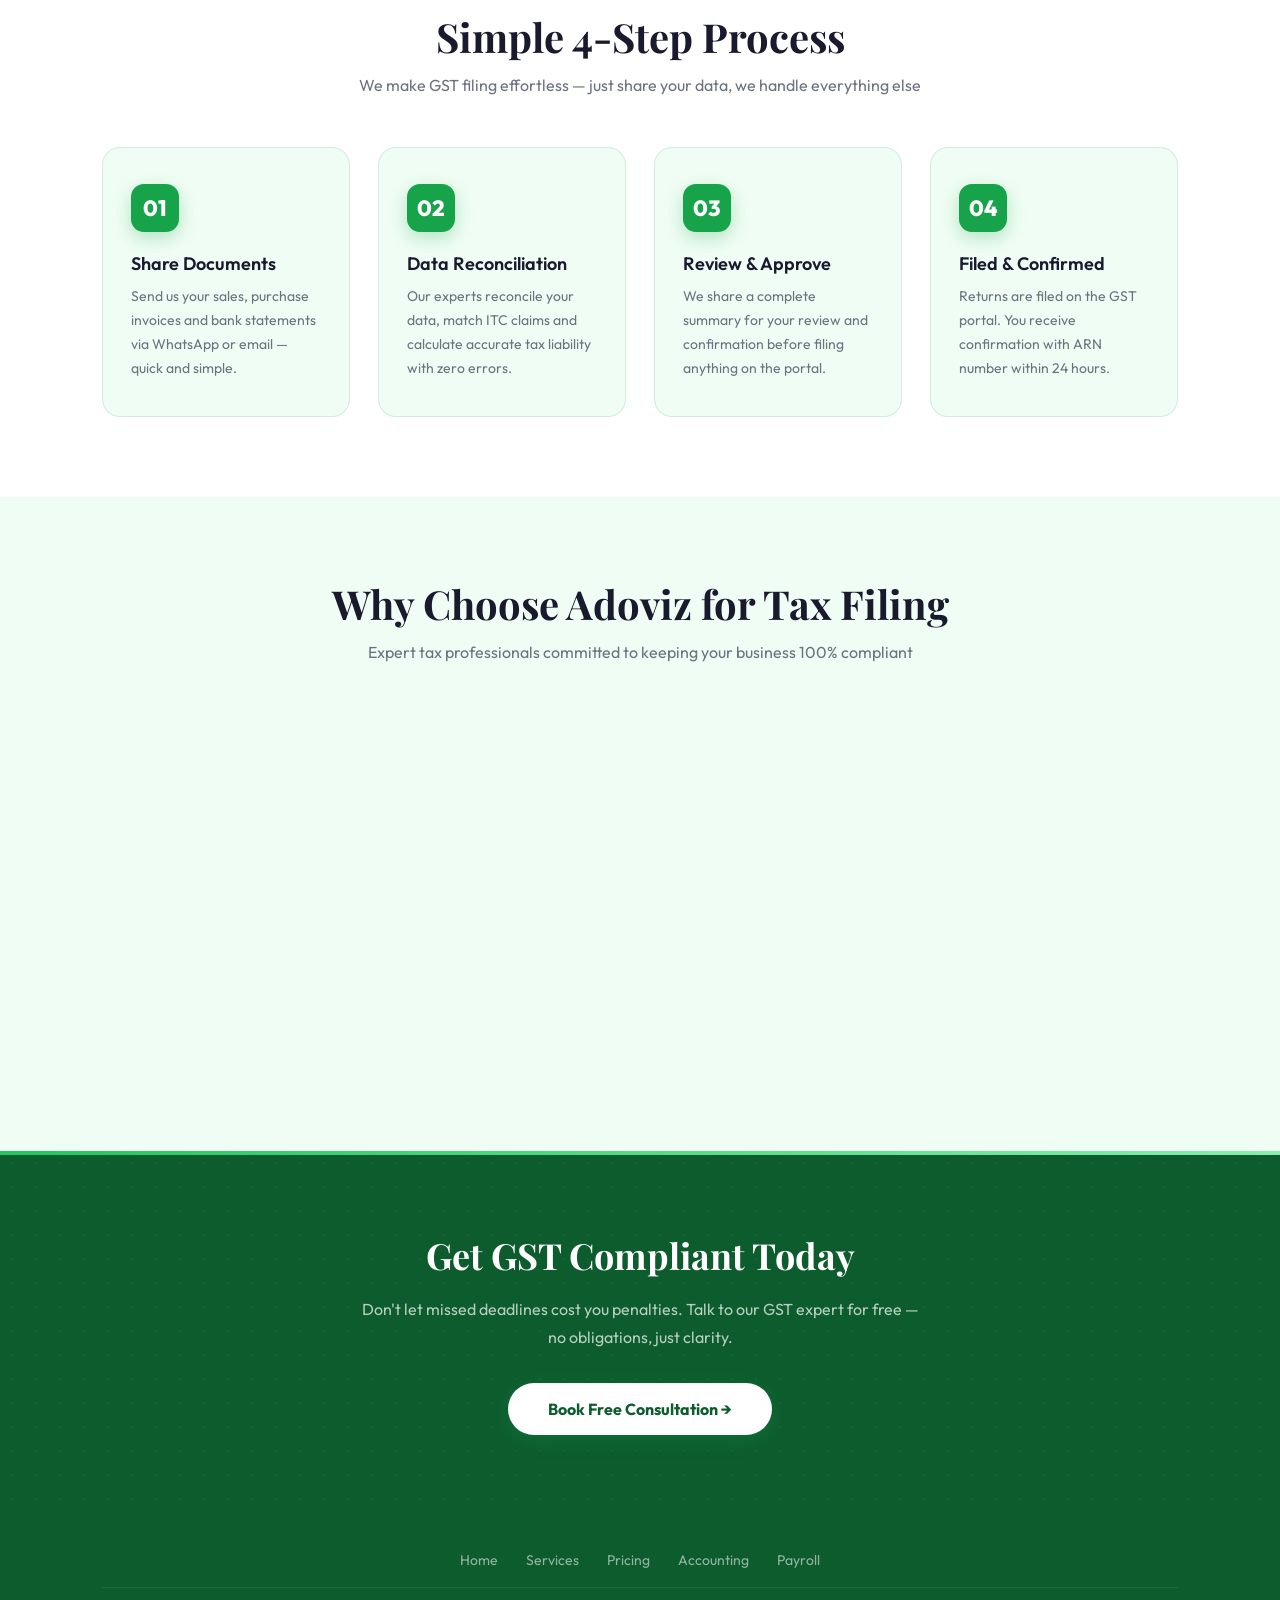
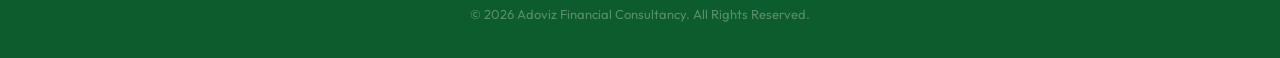
<file: gst.html>
<!DOCTYPE html>
<html lang="en">
<head>
<meta charset="UTF-8">
<meta name="viewport" content="width=device-width, initial-scale=1.0"/>
<title>GST & Tax Filing — Adoviz</title>
<link rel="stylesheet" href="inner.css">
</head>
<body>

<div id="money-bg" class="money-bg"></div>

<header class="navbar">
  <div class="logo">Ado<span>viz</span></div>
  <div class="menu-toggle" id="menu-toggle">☰</div>
  <nav class="nav-links" id="nav-links">
    <a href="index.html">Home</a>
    <a href="services.html">Services</a>
    <a href="pricing.html">Pricing</a>
    <a href="index.html#contact">Contact</a>
    <a href="index.html#contact" class="btn-light">Get Started</a>
  </nav>
</header>

<section class="hero">
  <div class="hero-left">
    <div class="hero-breadcrumb"><a href="index.html">Home</a><span>/</span><a href="services.html">Services</a><span>/</span><span>GST & Tax</span></div>
    <div class="hero-tag">📄 GST & Tax Filing</div>
    <h1>Accurate <span class="accent">GST & Tax</span><br>Compliance for Every Business</h1>
    <p>We handle your complete GST registration, monthly/quarterly returns, TDS, and income tax — so you never miss a deadline or face a penalty.</p>
    <div class="hero-badge-row">
      <span class="hero-chip">📝 GST Registration</span>
      <span class="hero-chip">📅 GSTR-1 / 3B Filing</span>
      <span class="hero-chip">💰 TDS Compliance</span>
    </div>
    <br>
    <div class="hero-actions">
      <a href="index.html#contact" class="btn-main">Get Started Free →</a>
      <a href="pricing.html" class="btn-ghost">View Pricing</a>
    </div>
  </div>
</section>

<section class="services">
  <h2>Everything GST, Done Right</h2>
  <p>From registration to filing, we manage the full GST compliance lifecycle for your business</p>
  <div class="cards">
    <div class="card">
      <div class="card-icon">📝</div>
      <h3>GST Registration</h3>
      <p>Quick and hassle-free GST registration for new businesses. We handle all documentation and portal submissions end to end.</p>
    </div>
    <div class="card">
      <div class="card-icon">📅</div>
      <h3>Monthly Returns</h3>
      <p>Accurate GSTR-1 and GSTR-3B filing every month with input tax credit reconciliation and liability management.</p>
    </div>
    <div class="card">
      <div class="card-icon">📋</div>
      <h3>TDS Filing</h3>
      <p>Complete TDS deduction, filing, and reconciliation with Form 26AS to keep your compliance spotless year-round.</p>
    </div>
    <div class="card">
      <div class="card-icon">🏢</div>
      <h3>Income Tax (ITR)</h3>
      <p>Business and individual ITR filing with optimized deductions to minimize your tax liability completely legally.</p>
    </div>
    <div class="card">
      <div class="card-icon">📊</div>
      <h3>Annual GST Return</h3>
      <p>Comprehensive GSTR-9 annual return preparation with full reconciliation of all monthly returns filed during the year.</p>
    </div>
    <div class="card">
      <div class="card-icon">🔔</div>
      <h3>Notice Handling</h3>
      <p>We handle all GST and Income Tax notices on your behalf — drafting replies, attending hearings and resolving disputes.</p>
    </div>
  </div>
</section>

<section class="process">
  <h2>Simple 4-Step Process</h2>
  <p>We make GST filing effortless — just share your data, we handle everything else</p>
  <div class="process-grid">
    <div class="process-step">
      <div class="step-num">01</div>
      <h3>Share Documents</h3>
      <p>Send us your sales, purchase invoices and bank statements via WhatsApp or email — quick and simple.</p>
    </div>
    <div class="process-step">
      <div class="step-num">02</div>
      <h3>Data Reconciliation</h3>
      <p>Our experts reconcile your data, match ITC claims and calculate accurate tax liability with zero errors.</p>
    </div>
    <div class="process-step">
      <div class="step-num">03</div>
      <h3>Review & Approve</h3>
      <p>We share a complete summary for your review and confirmation before filing anything on the portal.</p>
    </div>
    <div class="process-step">
      <div class="step-num">04</div>
      <h3>Filed & Confirmed</h3>
      <p>Returns are filed on the GST portal. You receive confirmation with ARN number within 24 hours.</p>
    </div>
  </div>
</section>

<section class="benefits">
  <h2>Why Choose Adoviz for Tax Filing</h2>
  <p>Expert tax professionals committed to keeping your business 100% compliant</p>
  <div class="benefits-grid">
    <div class="benefit-item">
      <h4><span>⏰</span> Never Miss a Deadline</h4>
      <p>Our automated reminder system and dedicated team ensure all your returns are filed on time — zero late fees, zero penalties.</p>
    </div>
    <div class="benefit-item">
      <h4><span>💸</span> Maximum Tax Savings</h4>
      <p>We identify all legitimate deductions and ITC claims to minimize your tax outflow while staying fully compliant.</p>
    </div>
    <div class="benefit-item">
      <h4><span>🧑‍💼</span> CA-Qualified Support</h4>
      <p>Every return is reviewed by a qualified Chartered Accountant — ensuring accuracy, compliance and accountability.</p>
    </div>
    <div class="benefit-item">
      <h4><span>📱</span> Real-Time Updates</h4>
      <p>Get instant notifications when returns are filed, payments are due or any action is required — stay always informed.</p>
    </div>
    <div class="benefit-item">
      <h4><span>🔔</span> Notice Handling</h4>
      <p>We handle all GST/Income Tax notices on your behalf — full support from drafting replies to resolution.</p>
    </div>
    <div class="benefit-item">
      <h4><span>🔒</span> 100% Data Security</h4>
      <p>Your financial and tax data is handled with strict confidentiality and stored with enterprise-grade security.</p>
    </div>
  </div>
</section>

<section class="contact">
  <h2>Get GST Compliant Today</h2>
  <p>Don't let missed deadlines cost you penalties. Talk to our GST expert for free — no obligations, just clarity.</p>
  <a href="index.html#contact" class="btn-main">Book Free Consultation →</a>
</section>

<footer class="footer">
  <div class="footer-links">
    <a href="index.html">Home</a>
    <a href="services.html">Services</a>
    <a href="pricing.html">Pricing</a>
    <a href="accounting.html">Accounting</a>
    <a href="payroll.html">Payroll</a>
  </div>
  <div class="footer-bottom">© 2026 Adoviz Financial Consultancy. All Rights Reserved.</div>
</footer>

<script src="common.js"></script>
<script>
const moneyEmojis = ["🧾","💰","📊","💸","🏛️","📋"];
const bg = document.getElementById("money-bg");
for(let i=0;i<10;i++){
  const m = document.createElement("span");
  m.className="money";
  m.textContent=moneyEmojis[Math.floor(Math.random()*moneyEmojis.length)];
  m.style.cssText=`left:${Math.random()*100}%;top:${-Math.random()*20}%;font-size:${14+Math.random()*10}px;animation-duration:${9+Math.random()*12}s;animation-delay:${Math.random()*9}s;`;
  bg.appendChild(m);
}
</script>
</body>
</html>
</file>
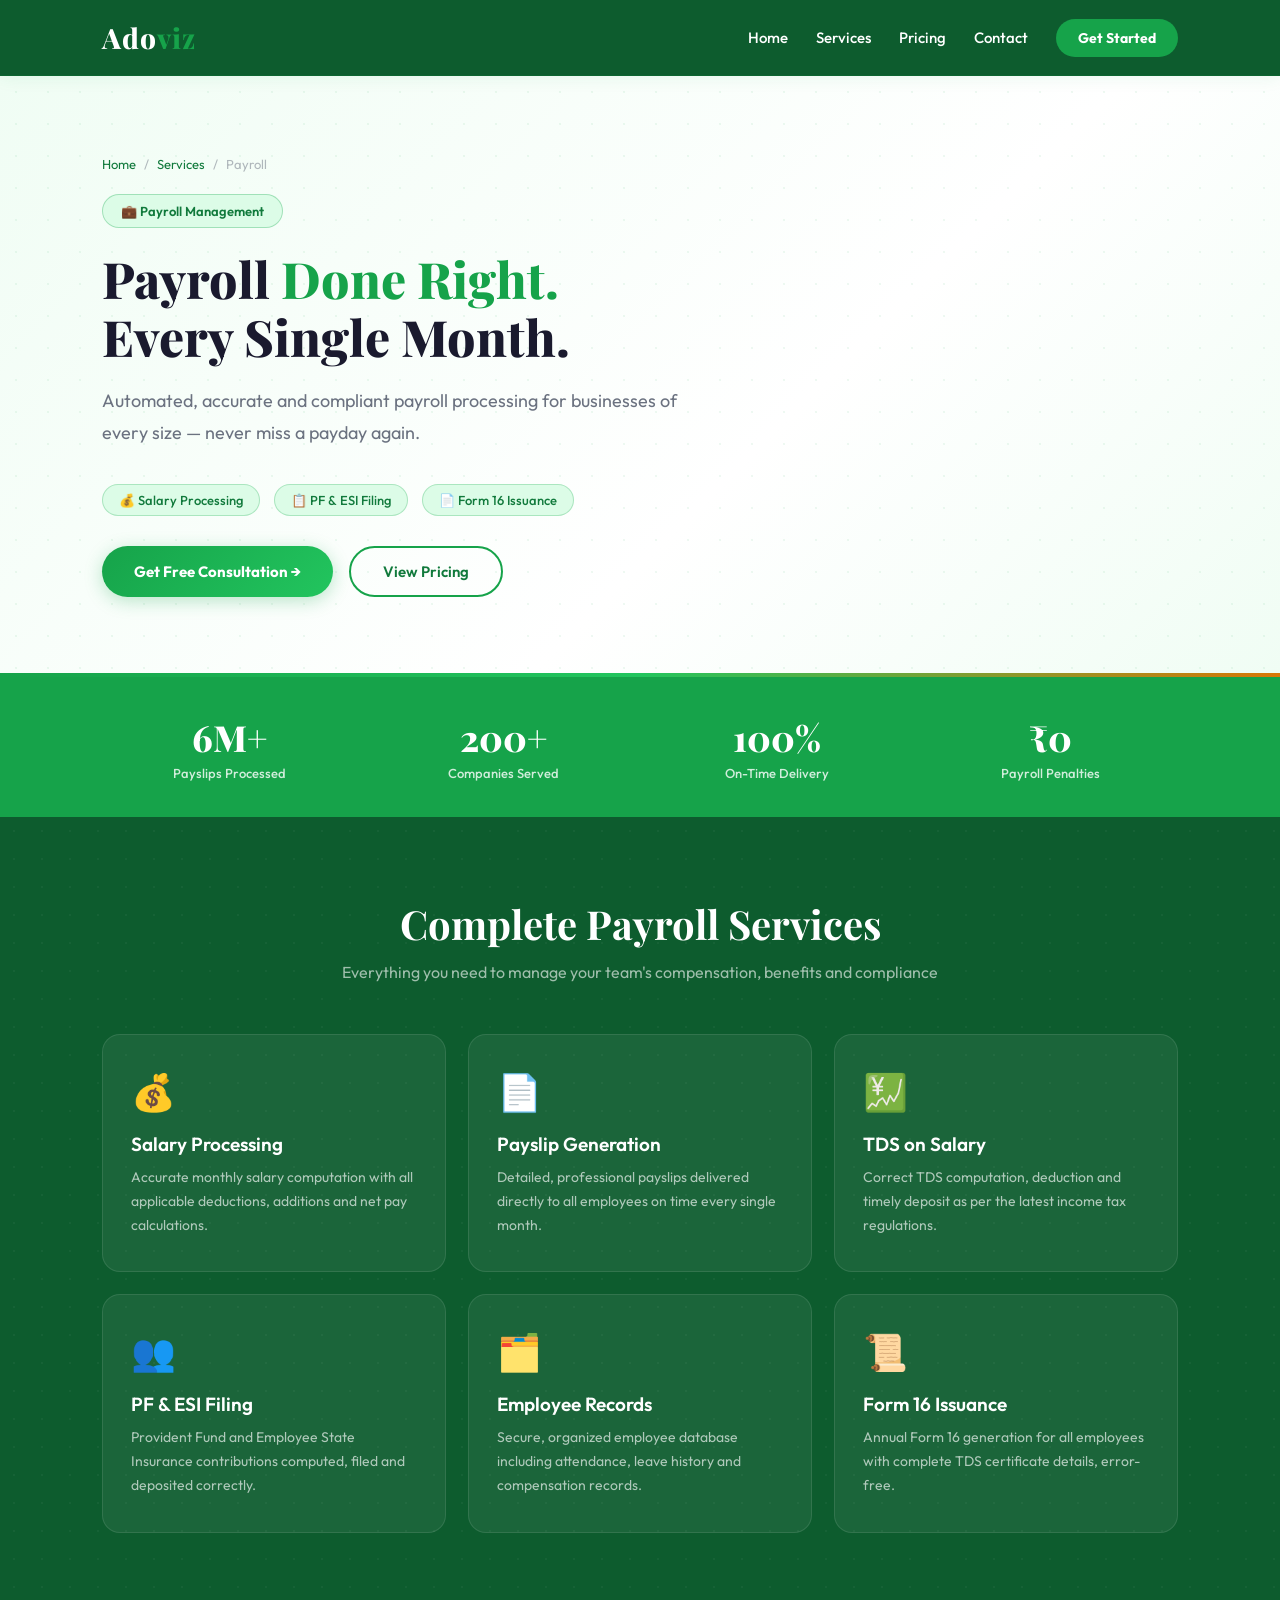
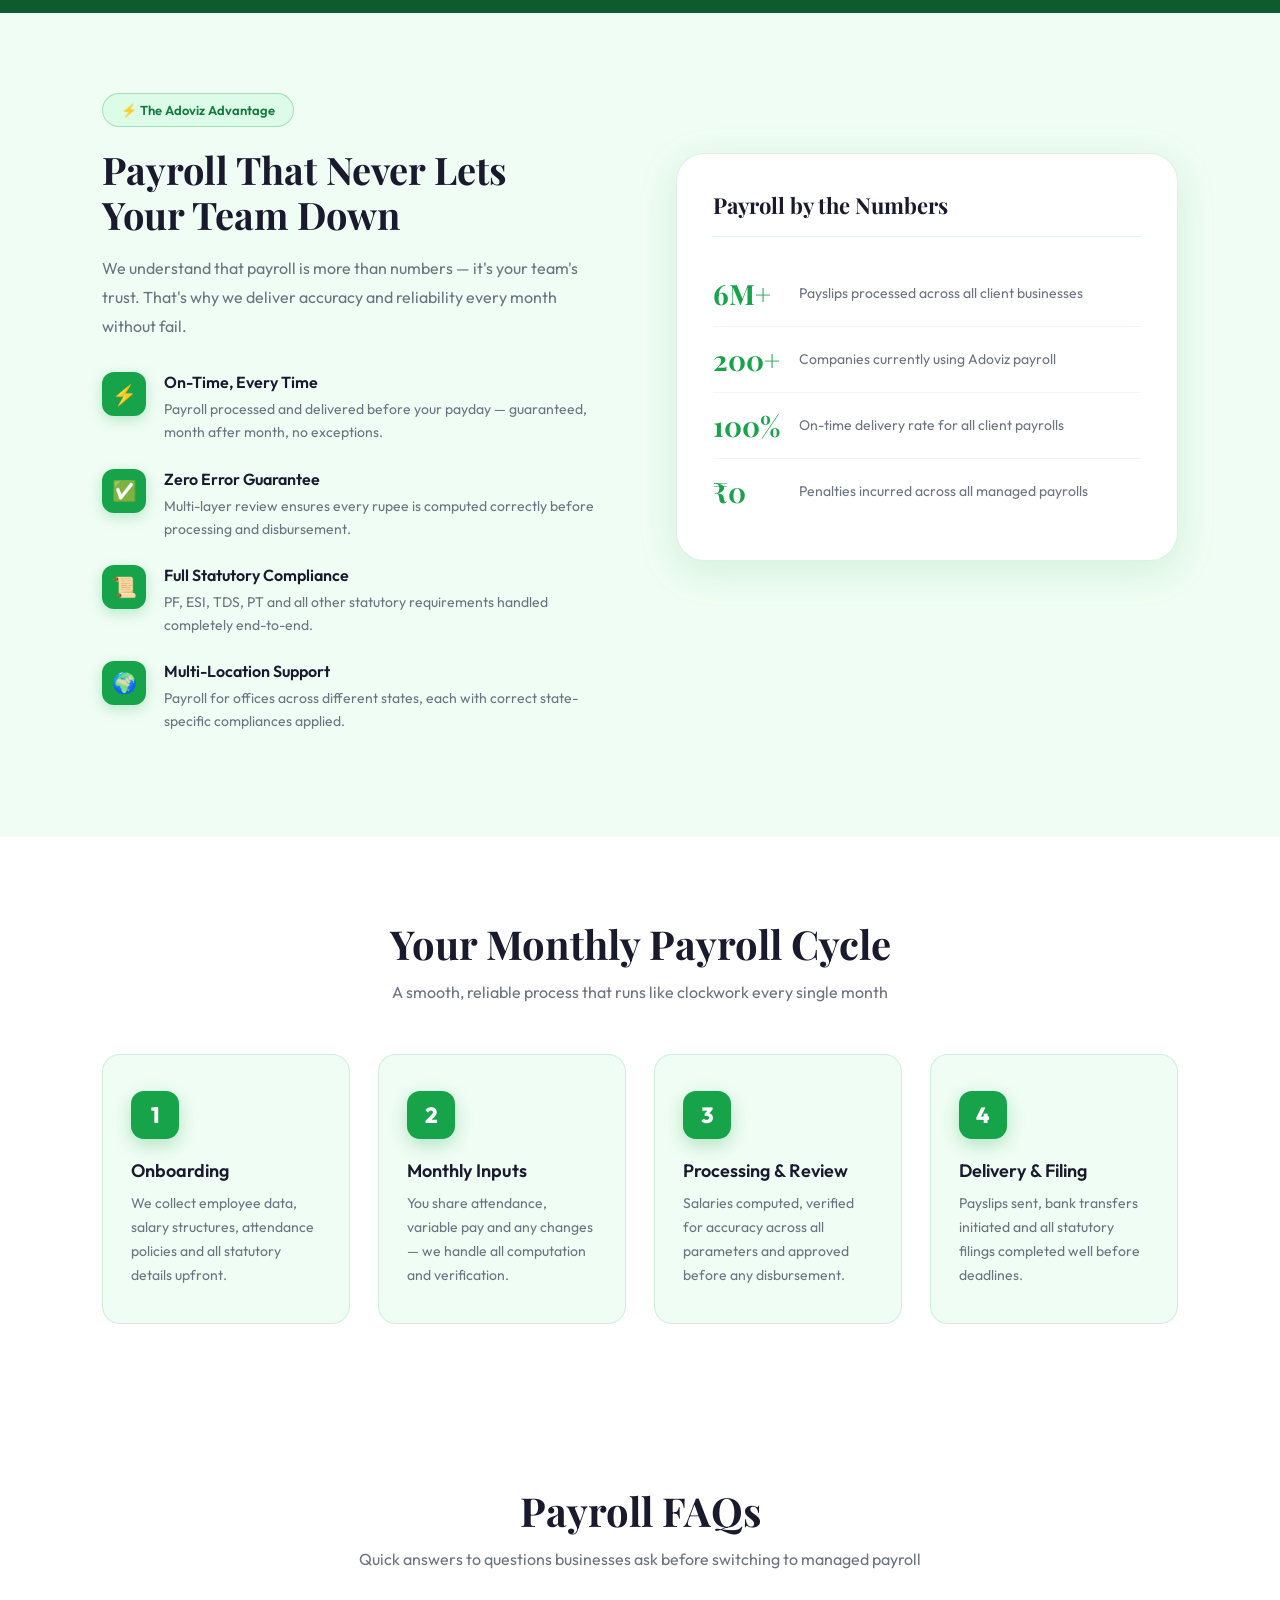
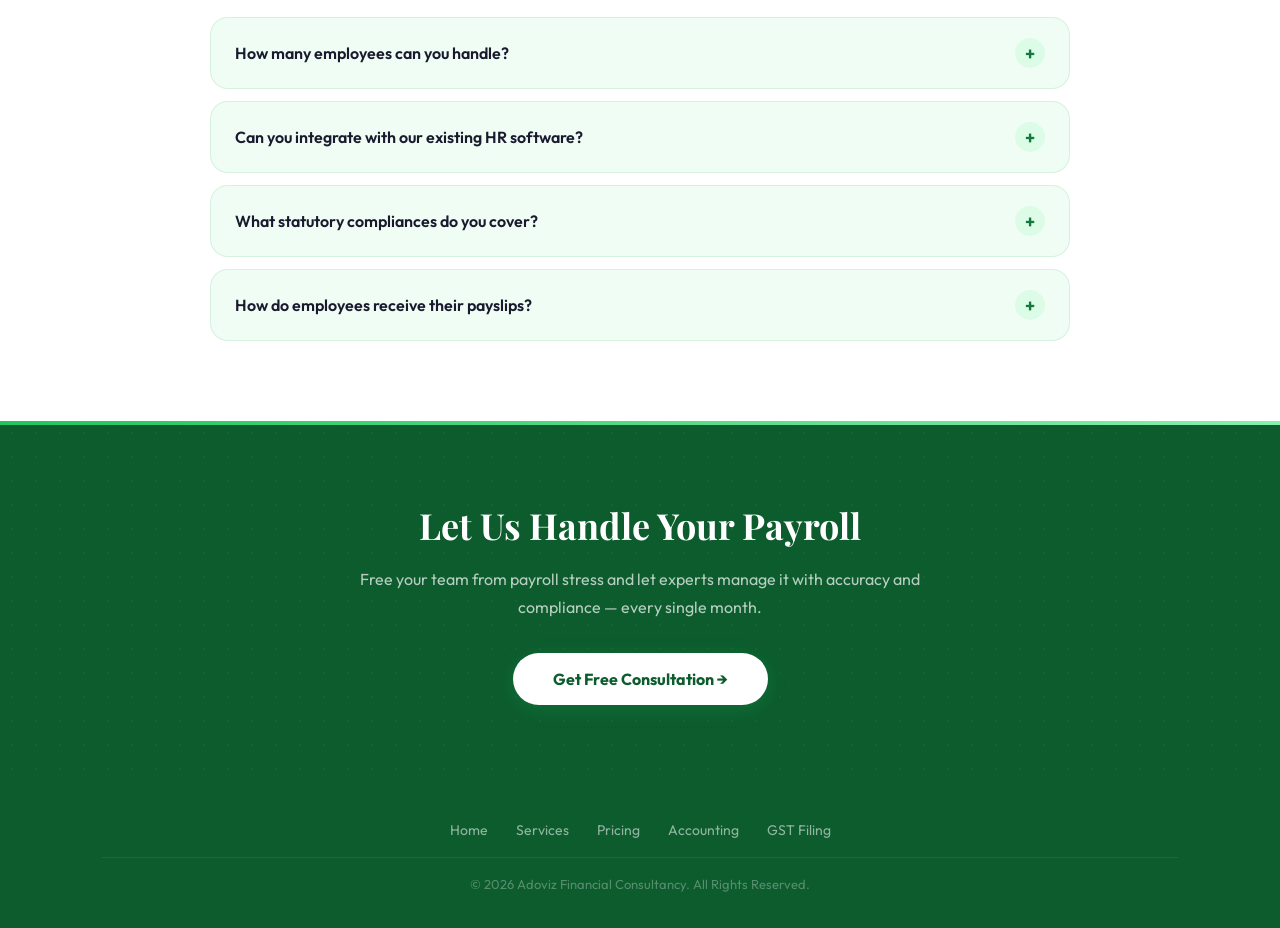
<file: payroll.html>
<!DOCTYPE html>
<html lang="en">
<head>
<meta charset="UTF-8">
<meta name="viewport" content="width=device-width, initial-scale=1.0"/>
<title>Payroll Management — Adoviz</title>
<link rel="stylesheet" href="inner.css">
</head>
<body>

<div id="money-bg" class="money-bg"></div>

<header class="navbar">
  <div class="logo">Ado<span>viz</span></div>
  <div class="menu-toggle" id="menu-toggle">☰</div>
  <nav class="nav-links" id="nav-links">
    <a href="index.html">Home</a>
    <a href="services.html">Services</a>
    <a href="pricing.html">Pricing</a>
    <a href="index.html#contact">Contact</a>
    <a href="index.html#contact" class="btn-light">Get Started</a>
  </nav>
</header>

<section class="hero">
  <div class="hero-left">
    <div class="hero-breadcrumb"><a href="index.html">Home</a><span>/</span><a href="services.html">Services</a><span>/</span><span>Payroll</span></div>
    <div class="hero-tag">💼 Payroll Management</div>
    <h1>Payroll <span class="accent">Done Right.</span><br>Every Single Month.</h1>
    <p>Automated, accurate and compliant payroll processing for businesses of every size — never miss a payday again.</p>
    <div class="hero-badge-row">
      <span class="hero-chip">💰 Salary Processing</span>
      <span class="hero-chip">📋 PF & ESI Filing</span>
      <span class="hero-chip">📄 Form 16 Issuance</span>
    </div>
    <br>
    <div class="hero-actions">
      <a href="index.html#contact" class="btn-main">Get Free Consultation →</a>
      <a href="pricing.html" class="btn-ghost">View Pricing</a>
    </div>
  </div>
</section>

<!-- STATS BAR -->
<div class="stats-bar">
  <div class="sb-item"><h3>6M+</h3><p>Payslips Processed</p></div>
  <div class="sb-item"><h3>200+</h3><p>Companies Served</p></div>
  <div class="sb-item"><h3>100%</h3><p>On-Time Delivery</p></div>
  <div class="sb-item"><h3>₹0</h3><p>Payroll Penalties</p></div>
</div>

<section class="services">
  <h2>Complete Payroll Services</h2>
  <p>Everything you need to manage your team's compensation, benefits and compliance</p>
  <div class="cards">
    <div class="card">
      <div class="card-icon">💰</div>
      <h3>Salary Processing</h3>
      <p>Accurate monthly salary computation with all applicable deductions, additions and net pay calculations.</p>
    </div>
    <div class="card">
      <div class="card-icon">📄</div>
      <h3>Payslip Generation</h3>
      <p>Detailed, professional payslips delivered directly to all employees on time every single month.</p>
    </div>
    <div class="card">
      <div class="card-icon">💹</div>
      <h3>TDS on Salary</h3>
      <p>Correct TDS computation, deduction and timely deposit as per the latest income tax regulations.</p>
    </div>
    <div class="card">
      <div class="card-icon">👥</div>
      <h3>PF & ESI Filing</h3>
      <p>Provident Fund and Employee State Insurance contributions computed, filed and deposited correctly.</p>
    </div>
    <div class="card">
      <div class="card-icon">🗂️</div>
      <h3>Employee Records</h3>
      <p>Secure, organized employee database including attendance, leave history and compensation records.</p>
    </div>
    <div class="card">
      <div class="card-icon">📜</div>
      <h3>Form 16 Issuance</h3>
      <p>Annual Form 16 generation for all employees with complete TDS certificate details, error-free.</p>
    </div>
  </div>
</section>

<!-- FEATURES SECTION -->
<section class="features-section">
  <div class="features-inner">
    <div class="features-left">
      <div class="hero-tag" style="display:inline-flex;margin-bottom:20px;">⚡ The Adoviz Advantage</div>
      <h2>Payroll That Never Lets<br>Your Team Down</h2>
      <p>We understand that payroll is more than numbers — it's your team's trust. That's why we deliver accuracy and reliability every month without fail.</p>
      <div class="feature-item">
        <div class="fi-icon">⚡</div>
        <div>
          <h4>On-Time, Every Time</h4>
          <p>Payroll processed and delivered before your payday — guaranteed, month after month, no exceptions.</p>
        </div>
      </div>
      <div class="feature-item">
        <div class="fi-icon">✅</div>
        <div>
          <h4>Zero Error Guarantee</h4>
          <p>Multi-layer review ensures every rupee is computed correctly before processing and disbursement.</p>
        </div>
      </div>
      <div class="feature-item">
        <div class="fi-icon">📜</div>
        <div>
          <h4>Full Statutory Compliance</h4>
          <p>PF, ESI, TDS, PT and all other statutory requirements handled completely end-to-end.</p>
        </div>
      </div>
      <div class="feature-item">
        <div class="fi-icon">🌍</div>
        <div>
          <h4>Multi-Location Support</h4>
          <p>Payroll for offices across different states, each with correct state-specific compliances applied.</p>
        </div>
      </div>
    </div>
    <div class="features-right">
      <div class="info-card">
        <h3>Payroll by the Numbers</h3>
        <div class="ic-stat">
          <span class="ic-n">6M+</span>
          <span class="ic-l">Payslips processed across all client businesses</span>
        </div>
        <div class="ic-stat">
          <span class="ic-n">200+</span>
          <span class="ic-l">Companies currently using Adoviz payroll</span>
        </div>
        <div class="ic-stat">
          <span class="ic-n">100%</span>
          <span class="ic-l">On-time delivery rate for all client payrolls</span>
        </div>
        <div class="ic-stat">
          <span class="ic-n">₹0</span>
          <span class="ic-l">Penalties incurred across all managed payrolls</span>
        </div>
      </div>
    </div>
  </div>
</section>

<section class="process">
  <h2>Your Monthly Payroll Cycle</h2>
  <p>A smooth, reliable process that runs like clockwork every single month</p>
  <div class="process-grid">
    <div class="process-step">
      <div class="step-num">1</div>
      <h3>Onboarding</h3>
      <p>We collect employee data, salary structures, attendance policies and all statutory details upfront.</p>
    </div>
    <div class="process-step">
      <div class="step-num">2</div>
      <h3>Monthly Inputs</h3>
      <p>You share attendance, variable pay and any changes — we handle all computation and verification.</p>
    </div>
    <div class="process-step">
      <div class="step-num">3</div>
      <h3>Processing & Review</h3>
      <p>Salaries computed, verified for accuracy across all parameters and approved before any disbursement.</p>
    </div>
    <div class="process-step">
      <div class="step-num">4</div>
      <h3>Delivery & Filing</h3>
      <p>Payslips sent, bank transfers initiated and all statutory filings completed well before deadlines.</p>
    </div>
  </div>
</section>

<!-- FAQ -->
<section class="payroll-faq">
  <h2>Payroll FAQs</h2>
  <p>Quick answers to questions businesses ask before switching to managed payroll</p>
  <div class="pfaq-container">
    <div class="pfaq-item">
      <div class="pfaq-q">How many employees can you handle? <span>+</span></div>
      <div class="pfaq-a"><p>We handle payroll for businesses with 1 employee to 5000+ employees. Our process is fully scalable — pricing adjusts based on headcount with no setup fees.</p></div>
    </div>
    <div class="pfaq-item">
      <div class="pfaq-q">Can you integrate with our existing HR software? <span>+</span></div>
      <div class="pfaq-a"><p>Yes. We work with data from most HR and attendance systems including Excel, greytHR, Darwin Box, Keka and others. Data migration is handled by our team.</p></div>
    </div>
    <div class="pfaq-item">
      <div class="pfaq-q">What statutory compliances do you cover? <span>+</span></div>
      <div class="pfaq-a"><p>We cover PF (EPF/VPF), ESI, Professional Tax, TDS (Form 24Q), Labour Welfare Fund and Form 16 — all included in our managed payroll service.</p></div>
    </div>
    <div class="pfaq-item">
      <div class="pfaq-q">How do employees receive their payslips? <span>+</span></div>
      <div class="pfaq-a"><p>Password-protected payslips are delivered directly to employee emails. We can also provide bulk downloads for your HR team or integrate with your existing employee portal.</p></div>
    </div>
  </div>
</section>

<section class="contact">
  <h2>Let Us Handle Your Payroll</h2>
  <p>Free your team from payroll stress and let experts manage it with accuracy and compliance — every single month.</p>
  <a href="index.html#contact" class="btn-main">Get Free Consultation →</a>
</section>

<footer class="footer">
  <div class="footer-links">
    <a href="index.html">Home</a>
    <a href="services.html">Services</a>
    <a href="pricing.html">Pricing</a>
    <a href="accounting.html">Accounting</a>
    <a href="gst.html">GST Filing</a>
  </div>
  <div class="footer-bottom">© 2026 Adoviz Financial Consultancy. All Rights Reserved.</div>
</footer>

<script src="common.js"></script>
<script>
const moneyEmojis = ["💰","💼","📋","👥","📄","💹"];
const bg = document.getElementById("money-bg");
for(let i=0;i<10;i++){
  const m = document.createElement("span");
  m.className="money";
  m.textContent=moneyEmojis[Math.floor(Math.random()*moneyEmojis.length)];
  m.style.cssText=`left:${Math.random()*100}%;top:${-Math.random()*20}%;font-size:${14+Math.random()*10}px;animation-duration:${9+Math.random()*12}s;animation-delay:${Math.random()*9}s;`;
  bg.appendChild(m);
}
// FAQ toggle
document.querySelectorAll(".pfaq-item").forEach(item => {
  item.querySelector(".pfaq-q").addEventListener("click", () => {
    const isOpen = item.classList.contains("open");
    document.querySelectorAll(".pfaq-item").forEach(i => i.classList.remove("open"));
    if(!isOpen) item.classList.add("open");
    item.querySelector(".pfaq-q span").textContent = item.classList.contains("open") ? "−" : "+";
  });
});
</script>
</body>
</html>
</file>
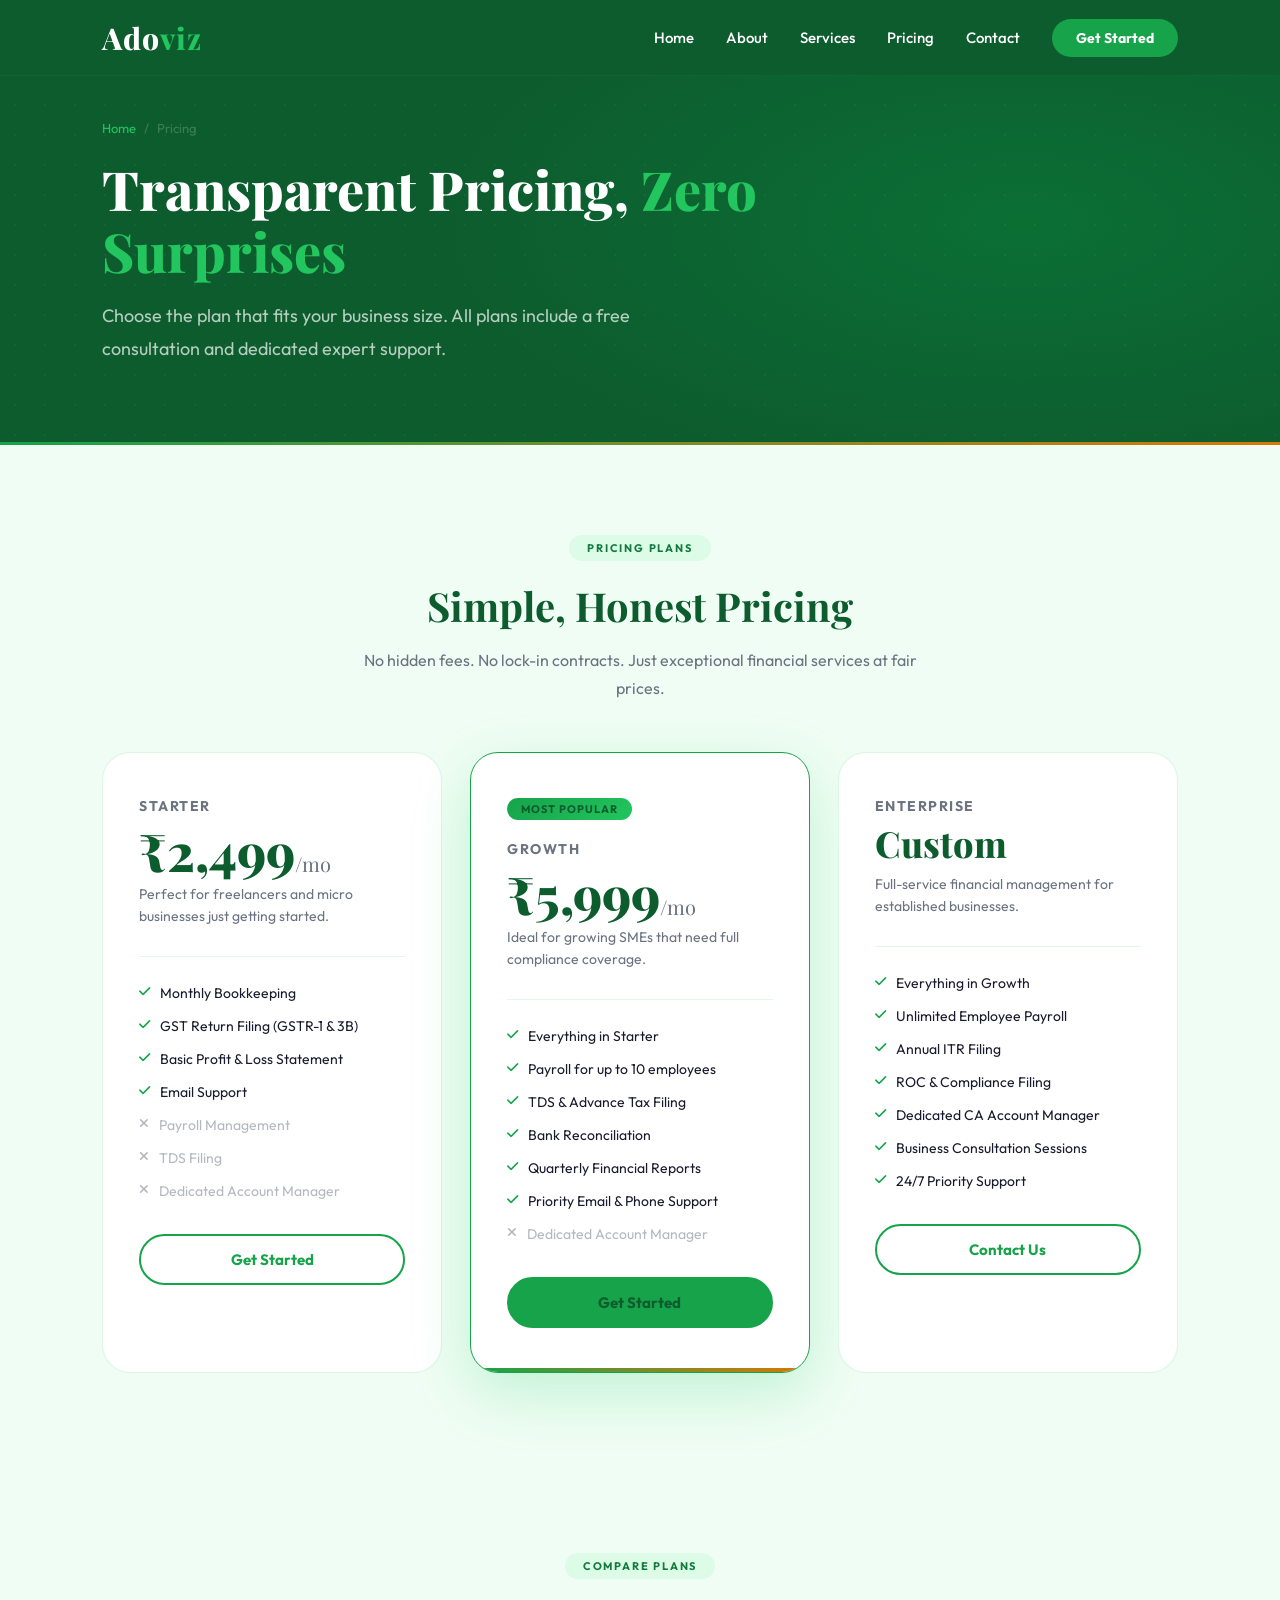
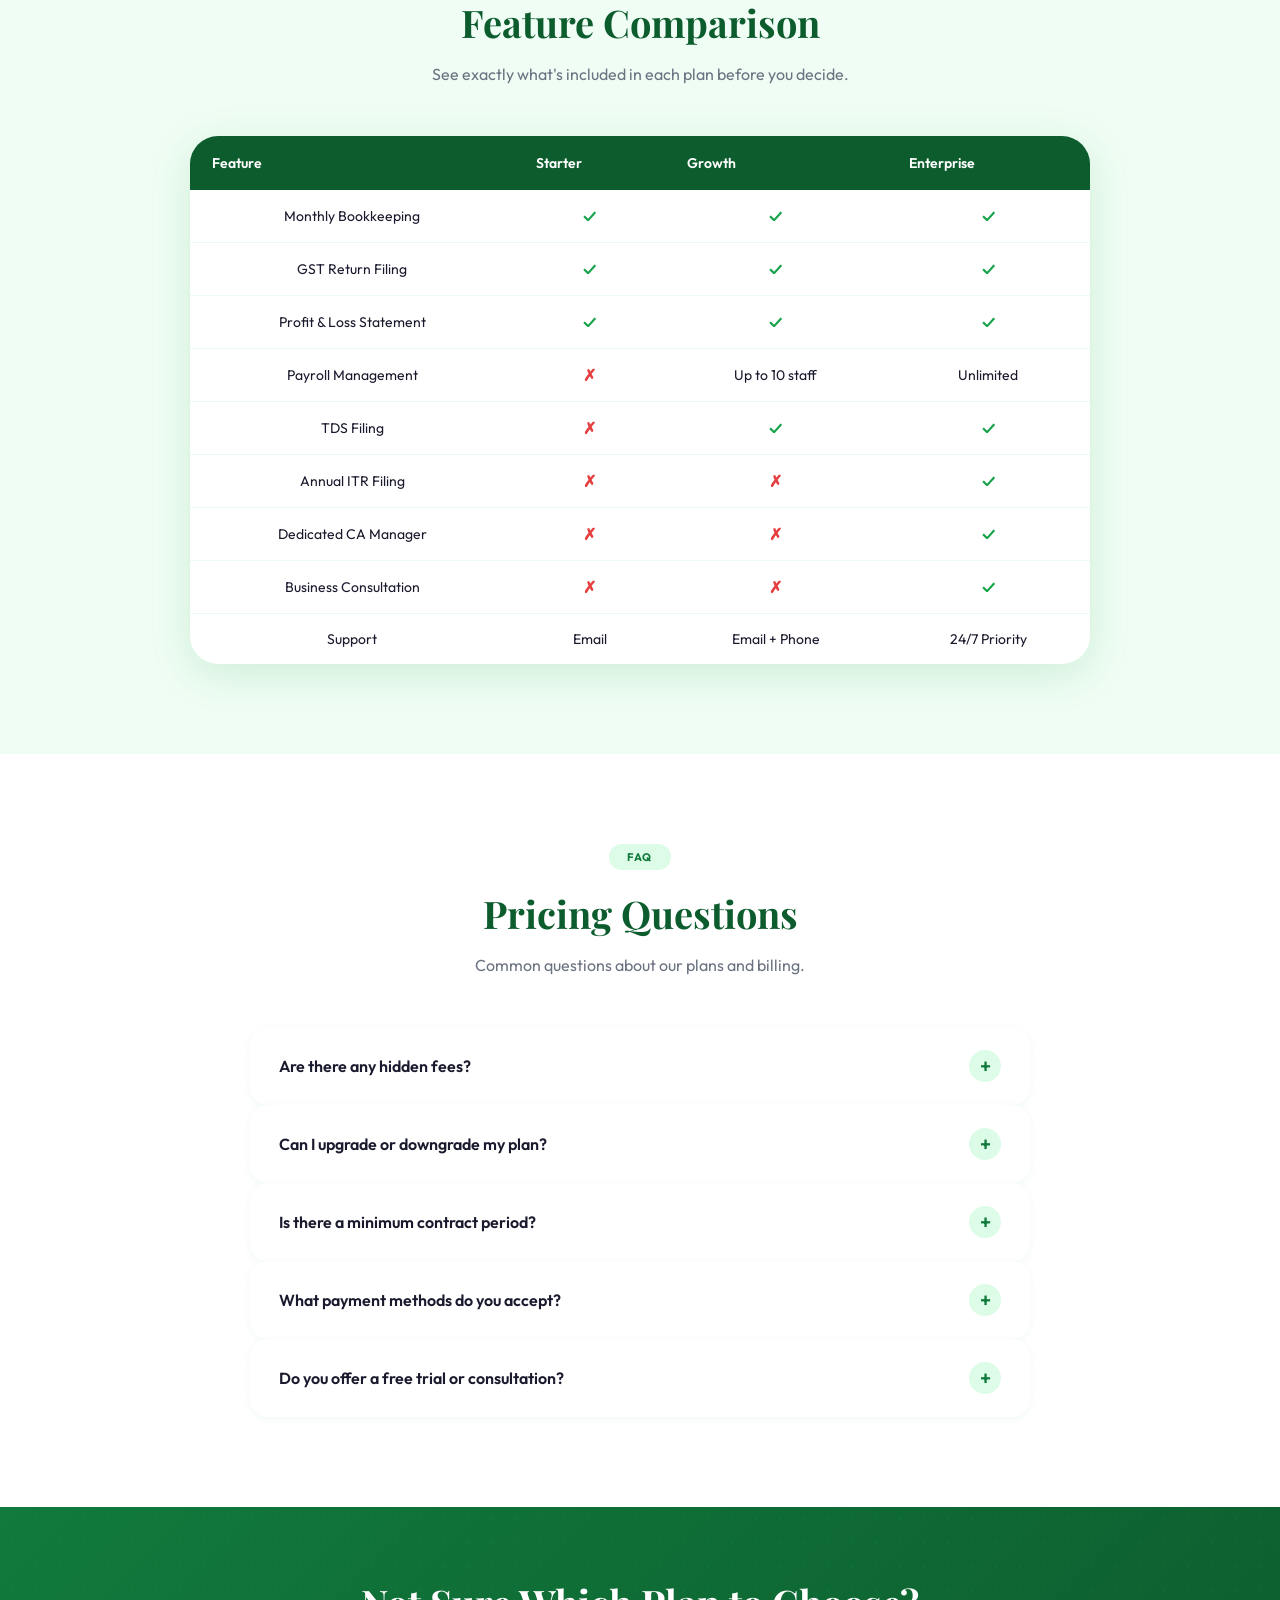
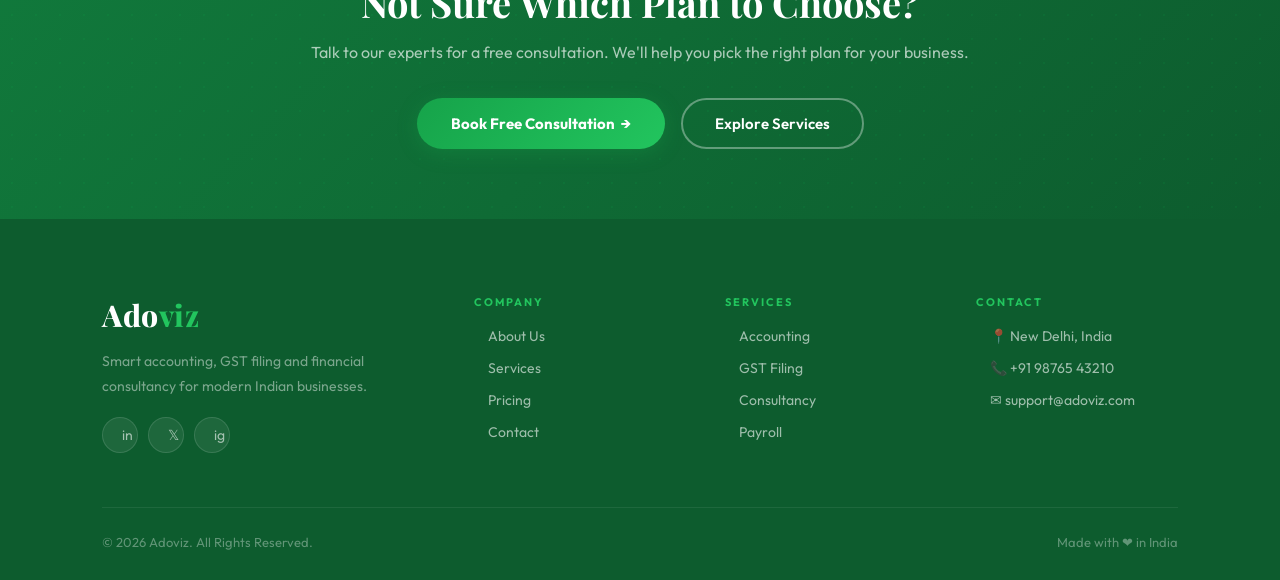
<file: pricing.html>
<!DOCTYPE html>
<html lang="en">
<head>
  <meta charset="UTF-8"/>
  <meta name="viewport" content="width=device-width,initial-scale=1.0"/>
  <title>Pricing — Adoviz Financial Consultancy</title>
  <link rel="stylesheet" href="style.css"/>
  <link href="https://fonts.googleapis.com/css2?family=Playfair+Display:wght@500;600;700;800&family=Outfit:wght@300;400;500;600;700&display=swap" rel="stylesheet">
  <link rel="stylesheet" href="https://cdnjs.cloudflare.com/ajax/libs/font-awesome/6.5.0/css/all.min.css">
  <style>
    body{animation:pageFade .6s ease}
    .page-hero{background:radial-gradient(ellipse 70% 90% at 80% 50%,rgba(0,200,83,.18) 0%,transparent 65%),var(--g900);padding:120px 8% 80px;position:relative;overflow:hidden;color:white}
    .page-hero::before{content:'';position:absolute;inset:0;background-image:radial-gradient(circle,rgba(255,255,255,.04) 1px,transparent 1px);background-size:30px 30px;pointer-events:none}
    .page-hero::after{content:'';position:absolute;bottom:0;left:0;right:0;height:3px;background:linear-gradient(90deg,var(--g500),var(--gold))}
    .breadcrumb{display:flex;align-items:center;gap:8px;font-size:13px;color:rgba(255,255,255,.4);margin-bottom:22px}
    .breadcrumb a{color:var(--g400)}
    .breadcrumb span{opacity:.5}
    .page-hero h1{font-family:'Playfair Display',serif;font-size:54px;line-height:1.15;font-weight:800;max-width:700px;margin-bottom:18px}
    .page-hero h1 em{color:var(--g400);font-style:normal}
    .page-hero>p{font-size:18px;color:rgba(255,255,255,.7);line-height:1.8;max-width:580px}

    .pricing-section{padding:90px 8%;background:var(--g50);text-align:center}
    .pricing-section h2{font-family:'Playfair Display',serif;font-size:40px;color:var(--g900);margin-bottom:14px}
    .pricing-section .sub{color:var(--muted);max-width:560px;margin:0 auto 50px;line-height:1.75;font-size:16px}
    .pricing-grid{display:grid;grid-template-columns:repeat(3,1fr);gap:28px;max-width:1100px;margin:auto}
    .price-card{background:white;border:1px solid rgba(0,200,83,.15);border-radius:var(--rl);padding:44px 36px;text-align:left;transition:all var(--dur) var(--ease);position:relative;overflow:hidden}
    .price-card::after{content:'';position:absolute;bottom:0;left:0;right:0;height:4px;background:linear-gradient(90deg,var(--g500),var(--gold));transform:scaleX(0);transform-origin:left;transition:transform var(--dur)}
    .price-card:hover::after,.price-card.featured::after{transform:scaleX(1)}
    .price-card:hover{transform:translateY(-10px);box-shadow:var(--sl);border-color:var(--g500)}
    .price-card.featured{border-color:var(--g500);box-shadow:0 20px 60px rgba(0,200,83,.2);transform:scale(1.03)}
    .price-card.featured:hover{transform:scale(1.03) translateY(-6px)}
    .popular-badge{display:inline-block;background:linear-gradient(135deg,var(--g500),var(--g400));color:var(--g900);padding:4px 14px;border-radius:50px;font-size:11px;font-weight:700;letter-spacing:1px;text-transform:uppercase;margin-bottom:20px}
    .price-name{font-size:14px;font-weight:700;color:var(--muted);letter-spacing:1.5px;text-transform:uppercase;margin-bottom:10px}
    .price-amount{font-family:'Playfair Display',serif;font-size:52px;font-weight:800;color:var(--g900);line-height:1;margin-bottom:6px}
    .price-amount span{font-size:20px;font-weight:400;color:var(--muted)}
    .price-desc{font-size:14px;color:var(--muted);margin-bottom:28px;line-height:1.6}
    .price-divider{height:1px;background:rgba(0,200,83,.12);margin-bottom:26px}
    .price-features{list-style:none;display:flex;flex-direction:column;gap:12px;margin-bottom:32px}
    .price-features li{display:flex;align-items:flex-start;gap:10px;font-size:14px;color:var(--text);line-height:1.5}
    .price-features li i{color:var(--g500);font-size:13px;margin-top:2px;flex-shrink:0}
    .price-features li.disabled{color:var(--muted);opacity:.5}
    .price-features li.disabled i{color:var(--muted)}
    .price-btn{display:block;text-align:center;padding:14px 28px;border-radius:50px;font-weight:700;font-size:15px;transition:all var(--dur);border:2px solid var(--g500);color:var(--g500)}
    .price-btn:hover,.price-card.featured .price-btn{background:var(--g500);color:var(--g900)}

    .faq2{padding:90px 8%;background:white;text-align:center}
    .faq2 h2{font-family:'Playfair Display',serif;font-size:38px;color:var(--g900);margin-bottom:12px}
    .faq2 .sub{color:var(--muted);max-width:500px;margin:0 auto 48px;line-height:1.75}
    .faq2 .faq-wrap{max-width:780px;margin:auto;text-align:left}

    .compare{padding:90px 8%;background:var(--g50);text-align:center;overflow-x:auto}
    .compare h2{font-family:'Playfair Display',serif;font-size:38px;color:var(--g900);margin-bottom:12px}
    .compare .sub{color:var(--muted);max-width:500px;margin:0 auto 48px;line-height:1.75}
    .compare-table{width:100%;max-width:900px;margin:auto;border-collapse:collapse;background:white;border-radius:var(--rl);overflow:hidden;box-shadow:var(--sm)}
    .compare-table th{background:var(--g900);color:white;padding:18px 22px;font-size:14px;font-weight:600;text-align:left}
    .compare-table th:first-child{text-align:left}
    .compare-table td{padding:16px 22px;border-bottom:1px solid rgba(0,200,83,.08);font-size:14px;color:var(--text)}
    .compare-table tr:last-child td{border-bottom:none}
    .compare-table tr:hover td{background:rgba(0,200,83,.04)}
    .compare-table td.check{color:var(--g500);font-weight:700;font-size:16px}
    .compare-table td.cross{color:#e53e3e;font-weight:700;font-size:16px}

    .cta-strip{background:linear-gradient(135deg,var(--g700),var(--g900));padding:70px 8%;text-align:center;position:relative;overflow:hidden}
    .cta-strip::before{content:'';position:absolute;inset:0;background-image:radial-gradient(circle,rgba(0,200,83,.08) 1px,transparent 1px);background-size:24px 24px}
    .cta-strip h2{font-family:'Playfair Display',serif;font-size:38px;color:white;margin-bottom:14px;position:relative}
    .cta-strip p{color:rgba(255,255,255,.65);margin-bottom:36px;font-size:16px;position:relative}
    .cta-buttons{display:flex;gap:16px;justify-content:center;flex-wrap:wrap;position:relative}
    .btn-outline-white{padding:14px 32px;border:2px solid rgba(255,255,255,.35);border-radius:50px;color:white;font-weight:600;font-size:15px;transition:all var(--dur)}
    .btn-outline-white:hover{background:white;color:var(--g900)}

    @media(max-width:960px){.pricing-grid{grid-template-columns:1fr}.price-card.featured{transform:none}.page-hero h1{font-size:38px}}
    @media(max-width:600px){.page-hero h1{font-size:30px}}
  </style>
</head>
<body>

<header class="navbar" id="navbar">
  <div class="logo">Ado<span>viz</span></div>
  <button class="menu-toggle" id="menu-toggle">☰</button>
  <nav class="nav-links" id="nav-links">
    <a href="index.html">Home</a>
    <a href="about.html">About</a>
    <a href="services.html">Services</a>
    <a href="pricing.html">Pricing</a>
    <a href="index.html#contact">Contact</a>
    <a href="index.html#contact" class="btn-light">Get Started</a>
  </nav>
</header>

<section class="page-hero">
  <div class="breadcrumb"><a href="index.html">Home</a><span>/</span><span>Pricing</span></div>
  <h1>Transparent Pricing, <em>Zero Surprises</em></h1>
  <p>Choose the plan that fits your business size. All plans include a free consultation and dedicated expert support.</p>
</section>

<section class="pricing-section">
  <div class="section-tag">Pricing Plans</div>
  <h2>Simple, Honest Pricing</h2>
  <p class="sub">No hidden fees. No lock-in contracts. Just exceptional financial services at fair prices.</p>
  <div class="pricing-grid">
    <!-- Starter -->
    <div class="price-card">
      <div class="price-name">Starter</div>
      <div class="price-amount">₹2,499<span>/mo</span></div>
      <p class="price-desc">Perfect for freelancers and micro businesses just getting started.</p>
      <div class="price-divider"></div>
      <ul class="price-features">
        <li><i class="fas fa-check"></i>Monthly Bookkeeping</li>
        <li><i class="fas fa-check"></i>GST Return Filing (GSTR-1 & 3B)</li>
        <li><i class="fas fa-check"></i>Basic Profit & Loss Statement</li>
        <li><i class="fas fa-check"></i>Email Support</li>
        <li class="disabled"><i class="fas fa-times"></i>Payroll Management</li>
        <li class="disabled"><i class="fas fa-times"></i>TDS Filing</li>
        <li class="disabled"><i class="fas fa-times"></i>Dedicated Account Manager</li>
      </ul>
      <a href="index.html#contact" class="price-btn">Get Started</a>
    </div>
    <!-- Growth (Featured) -->
    <div class="price-card featured">
      <div class="popular-badge">Most Popular</div>
      <div class="price-name">Growth</div>
      <div class="price-amount">₹5,999<span>/mo</span></div>
      <p class="price-desc">Ideal for growing SMEs that need full compliance coverage.</p>
      <div class="price-divider"></div>
      <ul class="price-features">
        <li><i class="fas fa-check"></i>Everything in Starter</li>
        <li><i class="fas fa-check"></i>Payroll for up to 10 employees</li>
        <li><i class="fas fa-check"></i>TDS & Advance Tax Filing</li>
        <li><i class="fas fa-check"></i>Bank Reconciliation</li>
        <li><i class="fas fa-check"></i>Quarterly Financial Reports</li>
        <li><i class="fas fa-check"></i>Priority Email & Phone Support</li>
        <li class="disabled"><i class="fas fa-times"></i>Dedicated Account Manager</li>
      </ul>
      <a href="index.html#contact" class="price-btn">Get Started</a>
    </div>
    <!-- Enterprise -->
    <div class="price-card">
      <div class="price-name">Enterprise</div>
      <div class="price-amount" style="font-size:36px;margin-bottom:12px">Custom</div>
      <p class="price-desc">Full-service financial management for established businesses.</p>
      <div class="price-divider"></div>
      <ul class="price-features">
        <li><i class="fas fa-check"></i>Everything in Growth</li>
        <li><i class="fas fa-check"></i>Unlimited Employee Payroll</li>
        <li><i class="fas fa-check"></i>Annual ITR Filing</li>
        <li><i class="fas fa-check"></i>ROC & Compliance Filing</li>
        <li><i class="fas fa-check"></i>Dedicated CA Account Manager</li>
        <li><i class="fas fa-check"></i>Business Consultation Sessions</li>
        <li><i class="fas fa-check"></i>24/7 Priority Support</li>
      </ul>
      <a href="index.html#contact" class="price-btn">Contact Us</a>
    </div>
  </div>
</section>

<section class="compare">
  <div class="section-tag">Compare Plans</div>
  <h2>Feature Comparison</h2>
  <p class="sub">See exactly what's included in each plan before you decide.</p>
  <table class="compare-table">
    <thead>
      <tr>
        <th>Feature</th>
        <th>Starter</th>
        <th>Growth</th>
        <th>Enterprise</th>
      </tr>
    </thead>
    <tbody>
      <tr><td>Monthly Bookkeeping</td><td class="check">✓</td><td class="check">✓</td><td class="check">✓</td></tr>
      <tr><td>GST Return Filing</td><td class="check">✓</td><td class="check">✓</td><td class="check">✓</td></tr>
      <tr><td>Profit & Loss Statement</td><td class="check">✓</td><td class="check">✓</td><td class="check">✓</td></tr>
      <tr><td>Payroll Management</td><td class="cross">✗</td><td>Up to 10 staff</td><td>Unlimited</td></tr>
      <tr><td>TDS Filing</td><td class="cross">✗</td><td class="check">✓</td><td class="check">✓</td></tr>
      <tr><td>Annual ITR Filing</td><td class="cross">✗</td><td class="cross">✗</td><td class="check">✓</td></tr>
      <tr><td>Dedicated CA Manager</td><td class="cross">✗</td><td class="cross">✗</td><td class="check">✓</td></tr>
      <tr><td>Business Consultation</td><td class="cross">✗</td><td class="cross">✗</td><td class="check">✓</td></tr>
      <tr><td>Support</td><td>Email</td><td>Email + Phone</td><td>24/7 Priority</td></tr>
    </tbody>
  </table>
</section>

<section class="faq2">
  <div class="section-tag">FAQ</div>
  <h2>Pricing Questions</h2>
  <p class="sub">Common questions about our plans and billing.</p>
  <div class="faq-wrap">
    <div class="faq-item"><div class="faq-question">Are there any hidden fees?<span class="faq-icon">+</span></div><div class="faq-answer"><p>No. Our pricing is completely transparent. The monthly fee covers all the listed services with zero surprise charges.</p></div></div>
    <div class="faq-item"><div class="faq-question">Can I upgrade or downgrade my plan?<span class="faq-icon">+</span></div><div class="faq-answer"><p>Absolutely. You can switch plans at any time. Changes take effect from the next billing cycle.</p></div></div>
    <div class="faq-item"><div class="faq-question">Is there a minimum contract period?<span class="faq-icon">+</span></div><div class="faq-answer"><p>No lock-in contracts. All plans are on a monthly basis. Cancel anytime with 15 days notice.</p></div></div>
    <div class="faq-item"><div class="faq-question">What payment methods do you accept?<span class="faq-icon">+</span></div><div class="faq-answer"><p>We accept bank transfers, UPI, credit/debit cards and cheques. GST invoices are provided for all payments.</p></div></div>
    <div class="faq-item"><div class="faq-question">Do you offer a free trial or consultation?<span class="faq-icon">+</span></div><div class="faq-answer"><p>Yes! We offer a free 30-minute consultation to understand your needs and recommend the right plan before you commit.</p></div></div>
  </div>
</section>

<section class="cta-strip">
  <h2>Not Sure Which Plan to Choose?</h2>
  <p>Talk to our experts for a free consultation. We'll help you pick the right plan for your business.</p>
  <div class="cta-buttons">
    <a href="index.html#contact" class="btn-main">Book Free Consultation &nbsp;→</a>
    <a href="services.html" class="btn-outline-white">Explore Services</a>
  </div>
</section>

<footer class="footer">
  <div class="footer-container">
    <div class="footer-col"><div class="footer-logo">Ado<span>viz</span></div><p>Smart accounting, GST filing and financial consultancy for modern Indian businesses.</p><div class="footer-socials"><a class="footer-social" href="#">in</a><a class="footer-social" href="#">𝕏</a><a class="footer-social" href="#">ig</a></div></div>
    <div class="footer-col"><h4>Company</h4><a href="about.html">About Us</a><a href="services.html">Services</a><a href="pricing.html">Pricing</a><a href="index.html#contact">Contact</a></div>
    <div class="footer-col"><h4>Services</h4><a href="accounting.html">Accounting</a><a href="gst.html">GST Filing</a><a href="consultancy.html">Consultancy</a><a href="payroll.html">Payroll</a></div>
    <div class="footer-col"><h4>Contact</h4><a href="#">📍 New Delhi, India</a><a href="tel:+919876543210">📞 +91 98765 43210</a><a href="mailto:support@adoviz.com">✉ support@adoviz.com</a></div>
  </div>
  <hr class="footer-divider">
  <div class="footer-bottom"><span>© 2026 Adoviz. All Rights Reserved.</span><span>Made with ❤ in India</span></div>
</footer>

<script>
window.addEventListener("scroll",()=>{ document.getElementById("navbar").classList.toggle("scrolled",window.scrollY>60); });
const toggle=document.getElementById("menu-toggle"),navLinks=document.getElementById("nav-links");
toggle.onclick=()=>{ navLinks.classList.toggle("active"); toggle.textContent=navLinks.classList.contains("active")?"✕":"☰"; };
document.querySelectorAll(".nav-links a").forEach(a=>{ a.addEventListener("click",()=>{ navLinks.classList.remove("active"); toggle.textContent="☰"; }); });
document.querySelectorAll(".faq-item").forEach(item=>{ item.addEventListener("click",()=>{ item.classList.toggle("active"); }); });
const io=new IntersectionObserver((entries)=>{ entries.forEach(e=>{ if(e.isIntersecting) e.target.classList.add("show"); }); },{threshold:0.08});
document.querySelectorAll("section,.price-card").forEach(el=>io.observe(el));
</script>
</body>
</html>
</file>
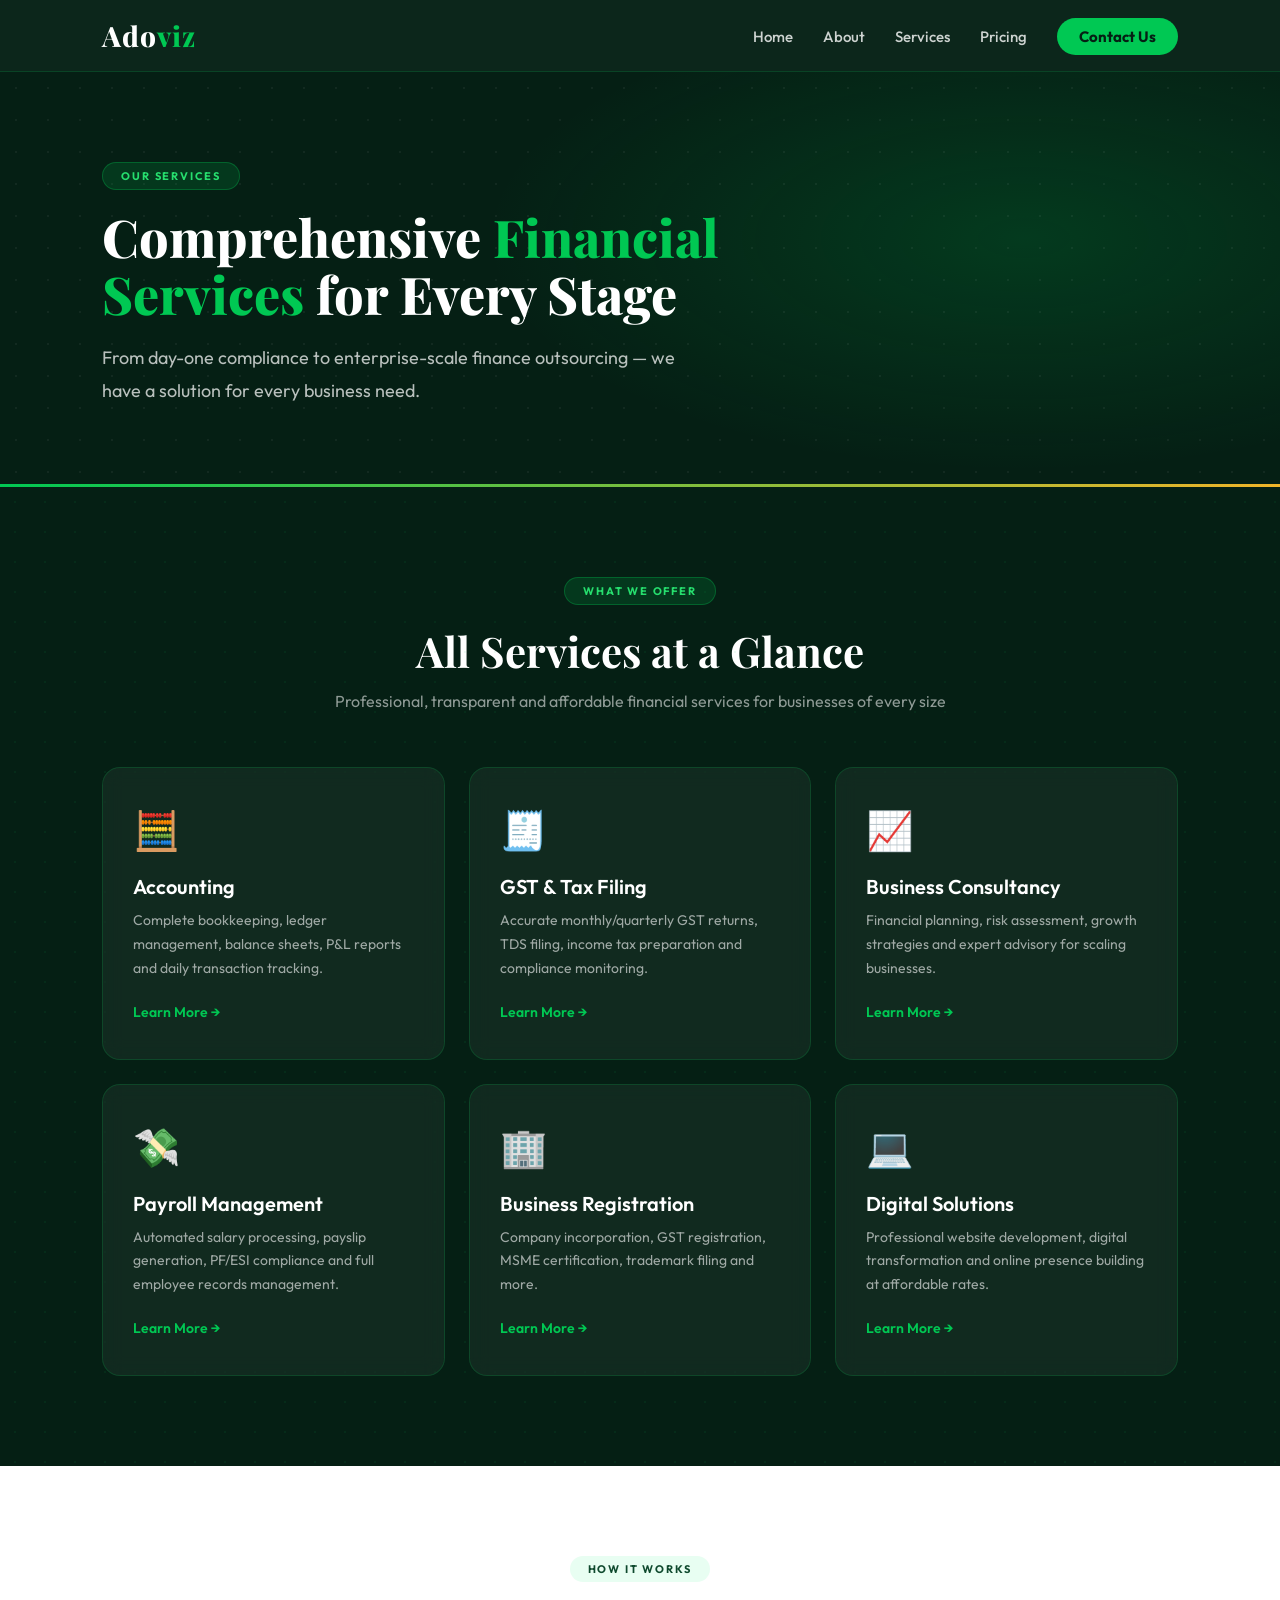
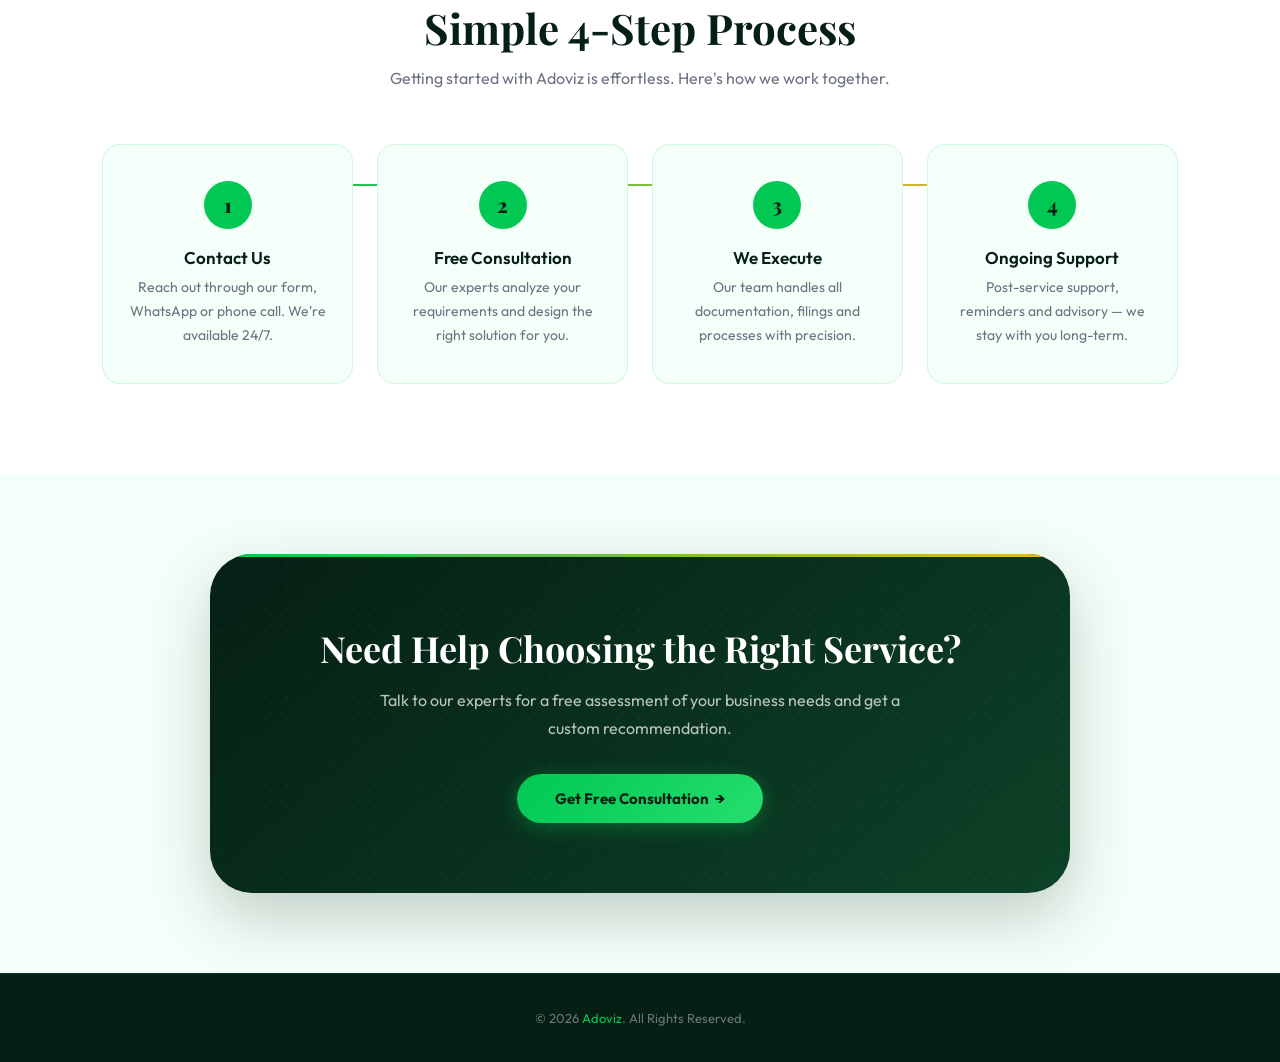
<file: services.html>
<!DOCTYPE html>
<html lang="en">
<head>
<meta charset="UTF-8"><meta name="viewport" content="width=device-width,initial-scale=1.0">
<title>Our Services | Adoviz</title>
<link href="https://fonts.googleapis.com/css2?family=Playfair+Display:wght@500;600;700;800&family=Outfit:wght@300;400;500;600;700&display=swap" rel="stylesheet">
<link rel="stylesheet" href="https://cdnjs.cloudflare.com/ajax/libs/font-awesome/6.5.0/css/all.min.css">
<style>
:root{--g900:#051f14;--g800:#0a3320;--g700:#0f4a2e;--g500:#00c853;--g400:#26de6e;--g100:#e8fef2;--g50:#f4fff9;--gold:#f0b429;--text:#111827;--muted:#6b7280;--border:rgba(0,200,83,.18);--glass:rgba(255,255,255,.05);--rm:18px;--rl:28px;--rxl:42px;--ss:0 4px 16px rgba(5,31,20,.10);--sm:0 10px 40px rgba(5,31,20,.16);--sl:0 24px 64px rgba(5,31,20,.22);--ease:cubic-bezier(.4,0,.2,1);--dur:.34s}
*,*::before,*::after{margin:0;padding:0;box-sizing:border-box}html{scroll-behavior:smooth}
body{font-family:'Outfit',sans-serif;background:var(--g50);color:var(--text);overflow-x:hidden;animation:pageFade .6s ease}
a{text-decoration:none}
@keyframes pageFade{from{opacity:0}to{opacity:1}}
@keyframes fadeUp{from{opacity:0;transform:translateY(40px)}to{opacity:1;transform:translateY(0)}}

header{display:flex;justify-content:space-between;align-items:center;padding:0 8%;height:72px;background:rgba(5,31,20,.97);backdrop-filter:blur(14px);border-bottom:1px solid var(--border);position:sticky;top:0;z-index:1000}
.logo{font-family:'Playfair Display',serif;font-size:28px;font-weight:800;color:white;letter-spacing:1px}
.logo span{color:var(--g500)}
nav ul{display:flex;list-style:none;gap:30px;align-items:center}
nav ul li a{color:rgba(255,255,255,.8);font-weight:500;font-size:15px;position:relative;transition:color var(--dur)}
nav ul li a:hover{color:white}
nav ul li a::after{content:'';position:absolute;left:0;bottom:-4px;width:0;height:2px;background:var(--g500);border-radius:2px;transition:width var(--dur)}
nav ul li a:hover::after{width:100%}
.nav-cta{background:var(--g500);color:var(--g900)!important;padding:9px 22px;border-radius:50px;font-weight:700!important}
.nav-cta::after{display:none!important}
.menu{display:none;font-size:26px;cursor:pointer;color:white;background:none;border:none}

.services-hero{background:radial-gradient(ellipse 60% 80% at 80% 40%,rgba(0,200,83,.16) 0%,transparent 70%),var(--g900);padding:90px 8% 80px;color:white;position:relative;overflow:hidden;animation:fadeUp .9s ease}
.services-hero::before{content:'';position:absolute;inset:0;background-image:radial-gradient(circle,rgba(255,255,255,.05) 1px,transparent 1px);background-size:32px 32px;pointer-events:none}
.services-hero::after{content:'';position:absolute;bottom:0;left:0;right:0;height:3px;background:linear-gradient(90deg,var(--g500),var(--gold))}
.hero-inner{max-width:720px;position:relative;z-index:1}
.section-tag{display:inline-block;background:rgba(0,200,83,.15);color:var(--g400);padding:6px 18px;border-radius:50px;font-size:11px;font-weight:700;letter-spacing:1.8px;text-transform:uppercase;margin-bottom:18px;border:1px solid rgba(0,200,83,.3)}
.services-hero h1{font-family:'Playfair Display',serif;font-size:52px;font-weight:800;margin-bottom:20px;line-height:1.1}
.services-hero h1 em{font-style:normal;color:var(--g500)}
.services-hero p{font-size:18px;color:rgba(255,255,255,.72);line-height:1.8;max-width:580px}

/* SERVICE CARDS DARK */
.services-section{background:var(--g900);padding:90px 8%;text-align:center;position:relative;overflow:hidden}
.services-section::before{content:'';position:absolute;inset:0;background-image:radial-gradient(circle,rgba(0,200,83,.07) 1px,transparent 1px);background-size:30px 30px;pointer-events:none}
.sec-label{display:inline-block;background:rgba(0,200,83,.15);color:var(--g400);padding:6px 18px;border-radius:50px;font-size:11px;font-weight:700;letter-spacing:1.8px;text-transform:uppercase;margin-bottom:18px;border:1px solid rgba(0,200,83,.3)}
.services-section h2{font-family:'Playfair Display',serif;font-size:42px;color:white;margin-bottom:12px}
.services-section>p{color:rgba(255,255,255,.55);margin-bottom:56px;font-size:16px}
.services-grid{display:grid;grid-template-columns:repeat(3,1fr);gap:24px;max-width:1100px;margin:auto}
.service-card{background:var(--glass);backdrop-filter:blur(10px);border:1px solid var(--border);padding:38px 30px;border-radius:var(--rm);transition:all var(--dur);color:white;text-align:left;cursor:pointer;position:relative;overflow:hidden;opacity:0;transform:translateY(40px)}
.service-card.show{opacity:1;transform:translateY(0)}
.service-card::after{content:'';position:absolute;bottom:0;left:0;right:0;height:3px;background:linear-gradient(90deg,var(--g500),var(--gold));transform:scaleX(0);transform-origin:left;transition:transform var(--dur)}
.service-card:hover::after{transform:scaleX(1)}
.service-card:hover{border-color:var(--g500);transform:translateY(-10px);box-shadow:0 24px 60px rgba(0,200,83,.18);background:rgba(0,200,83,.08)}
.sc-icon{font-size:38px;margin-bottom:20px}
.service-card h3{font-size:20px;font-weight:600;margin-bottom:10px}
.service-card p{font-size:14px;color:rgba(255,255,255,.6);line-height:1.7;margin-bottom:20px}
.sc-link{color:var(--g500);font-size:14px;font-weight:600;display:inline-flex;align-items:center;gap:6px;transition:gap var(--dur)}
.service-card:hover .sc-link{gap:10px}

/* PROCESS */
.process-section{background:white;padding:90px 8%;text-align:center}
.p-label{display:inline-block;background:var(--g100);color:var(--g700);padding:6px 18px;border-radius:50px;font-size:11px;font-weight:700;letter-spacing:1.8px;text-transform:uppercase;margin-bottom:18px}
.process-section h2{font-family:'Playfair Display',serif;font-size:42px;color:var(--g900);margin-bottom:12px}
.process-section>p{color:var(--muted);margin-bottom:56px;font-size:16px;max-width:520px;margin-left:auto;margin-right:auto}
.process-grid{display:grid;grid-template-columns:repeat(4,1fr);gap:24px;max-width:1100px;margin:auto;position:relative}
.process-grid::before{content:'';position:absolute;top:40px;left:15%;right:15%;height:2px;background:linear-gradient(90deg,var(--g500),var(--gold));z-index:0}
.process-step{background:var(--g50);border:1px solid rgba(0,200,83,.15);padding:36px 24px;border-radius:var(--rm);transition:all var(--dur);position:relative;z-index:1;opacity:0;transform:translateY(40px)}
.process-step.show{opacity:1;transform:translateY(0)}
.process-step:hover{border-color:var(--g500);transform:translateY(-8px);box-shadow:var(--sm)}
.step-num{width:48px;height:48px;background:var(--g500);border-radius:50%;display:flex;align-items:center;justify-content:center;font-family:'Playfair Display',serif;font-size:20px;font-weight:800;color:var(--g900);margin:0 auto 18px}
.process-step h3{font-size:17px;font-weight:600;color:var(--g900);margin-bottom:8px}
.process-step p{font-size:14px;color:var(--muted);line-height:1.7}

/* CTA */
.cta-section{background:var(--g50);padding:80px 8%;text-align:center}
.cta-box{background:linear-gradient(140deg,var(--g900) 0%,#0d4228 100%);border-radius:var(--rxl);padding:70px 50px;max-width:860px;margin:auto;color:white;position:relative;overflow:hidden;box-shadow:var(--sl)}
.cta-box::before{content:'';position:absolute;inset:0;background-image:radial-gradient(circle,rgba(255,255,255,.04) 1px,transparent 1px);background-size:22px 22px}
.cta-box::after{content:'';position:absolute;top:0;left:0;right:0;height:3px;background:linear-gradient(90deg,var(--g500),var(--gold))}
.cta-box h2{font-family:'Playfair Display',serif;font-size:36px;margin-bottom:14px;position:relative}
.cta-box p{color:rgba(255,255,255,.72);margin-bottom:32px;font-size:16px;line-height:1.75;position:relative;max-width:520px;margin-left:auto;margin-right:auto}
.btn-main{display:inline-flex;align-items:center;gap:8px;padding:15px 38px;border:none;border-radius:50px;background:linear-gradient(135deg,var(--g500),var(--g400));color:var(--g900);font-weight:700;font-size:15px;cursor:pointer;transition:all var(--dur);font-family:'Outfit',sans-serif;box-shadow:0 4px 20px rgba(0,200,83,.35);position:relative}
.btn-main:hover{transform:translateY(-3px);box-shadow:0 12px 36px rgba(0,200,83,.45)}

footer{background:var(--g900);padding:36px 8%;text-align:center;color:rgba(255,255,255,.4);font-size:13px;border-top:1px solid var(--border)}
footer span{color:var(--g500)}

@media(max-width:900px){.services-grid{grid-template-columns:1fr 1fr}.process-grid{grid-template-columns:1fr 1fr}.process-grid::before{display:none}}
@media(max-width:768px){.menu{display:block}nav{position:fixed;top:0;right:-100%;width:250px;height:100vh;background:var(--g900);display:flex;align-items:center;justify-content:center;transition:.4s;z-index:999}nav ul{flex-direction:column;gap:28px}nav.active{right:0}.services-hero h1{font-size:36px}.services-grid{grid-template-columns:1fr}.process-grid{grid-template-columns:1fr}}
</style>
</head>
<body>
<header>
  <div class="logo">Ado<span>viz</span></div>
  <nav id="nav"><ul>
    <li><a href="index.html">Home</a></li>
    <li><a href="about.html">About</a></li>
    <li><a href="services.html">Services</a></li>
    <li><a href="pricing.html">Pricing</a></li>
    <li><a href="index.html#contact" class="nav-cta">Contact Us</a></li>
  </ul></nav>
  <button class="menu" onclick="document.getElementById('nav').classList.toggle('active')">☰</button>
</header>

<div class="services-hero">
  <div class="hero-inner">
    <div class="section-tag">Our Services</div>
    <h1>Comprehensive <em>Financial Services</em> for Every Stage</h1>
    <p>From day-one compliance to enterprise-scale finance outsourcing — we have a solution for every business need.</p>
  </div>
</div>

<section class="services-section">
  <div class="sec-label">What We Offer</div>
  <h2>All Services at a Glance</h2>
  <p>Professional, transparent and affordable financial services for businesses of every size</p>
  <div class="services-grid">
    <a href="accounting.html" class="service-card"><div class="sc-icon">🧮</div><h3>Accounting</h3><p>Complete bookkeeping, ledger management, balance sheets, P&L reports and daily transaction tracking.</p><div class="sc-link">Learn More →</div></a>
    <a href="gst.html" class="service-card"><div class="sc-icon">🧾</div><h3>GST & Tax Filing</h3><p>Accurate monthly/quarterly GST returns, TDS filing, income tax preparation and compliance monitoring.</p><div class="sc-link">Learn More →</div></a>
    <a href="consultancy.html" class="service-card"><div class="sc-icon">📈</div><h3>Business Consultancy</h3><p>Financial planning, risk assessment, growth strategies and expert advisory for scaling businesses.</p><div class="sc-link">Learn More →</div></a>
    <a href="payroll.html" class="service-card"><div class="sc-icon">💸</div><h3>Payroll Management</h3><p>Automated salary processing, payslip generation, PF/ESI compliance and full employee records management.</p><div class="sc-link">Learn More →</div></a>
    <a href="index.html#contact" class="service-card"><div class="sc-icon">🏢</div><h3>Business Registration</h3><p>Company incorporation, GST registration, MSME certification, trademark filing and more.</p><div class="sc-link">Learn More →</div></a>
    <a href="index.html#contact" class="service-card"><div class="sc-icon">💻</div><h3>Digital Solutions</h3><p>Professional website development, digital transformation and online presence building at affordable rates.</p><div class="sc-link">Learn More →</div></a>
  </div>
</section>

<section class="process-section">
  <div class="p-label">How It Works</div>
  <h2>Simple 4-Step Process</h2>
  <p>Getting started with Adoviz is effortless. Here's how we work together.</p>
  <div class="process-grid">
    <div class="process-step"><div class="step-num">1</div><h3>Contact Us</h3><p>Reach out through our form, WhatsApp or phone call. We're available 24/7.</p></div>
    <div class="process-step"><div class="step-num">2</div><h3>Free Consultation</h3><p>Our experts analyze your requirements and design the right solution for you.</p></div>
    <div class="process-step"><div class="step-num">3</div><h3>We Execute</h3><p>Our team handles all documentation, filings and processes with precision.</p></div>
    <div class="process-step"><div class="step-num">4</div><h3>Ongoing Support</h3><p>Post-service support, reminders and advisory — we stay with you long-term.</p></div>
  </div>
</section>

<section class="cta-section">
  <div class="cta-box">
    <h2>Need Help Choosing the Right Service?</h2>
    <p>Talk to our experts for a free assessment of your business needs and get a custom recommendation.</p>
    <a href="index.html#contact" class="btn-main">Get Free Consultation &nbsp;→</a>
  </div>
</section>

<footer><p>© 2026 <span>Adoviz</span>. All Rights Reserved.</p></footer>

<script>
const io=new IntersectionObserver((e)=>{ e.forEach(x=>{ if(x.isIntersecting) x.target.classList.add("show"); }); },{threshold:0.1});
document.querySelectorAll(".service-card,.process-step").forEach(el=>io.observe(el));
</script>
</body>
</html>
</file>
<file: style.css>
@import url('https://fonts.googleapis.com/css2?family=Playfair+Display:wght@500;600;700;800&family=Outfit:wght@300;400;500;600;700&display=swap');

:root {
  --g900:#0d5c2e;--g800:#0f6e36;--g700:#117a3c;--g500:#16a34a;--g400:#22c55e;
  --g100:#dcfce7;--g50:#f0fdf4;--gold:#d97706;
  --white:#fff;--text:#1a1a2e;--muted:#6b7280;
  --border:rgba(22,163,74,.18);--glass:rgba(22,163,74,.06);
  --rs:10px;--rm:18px;--rl:28px;--rxl:42px;
  --ss:0 4px 16px rgba(22,163,74,.10);--sm:0 10px 40px rgba(22,163,74,.16);
  --sl:0 24px 64px rgba(22,163,74,.14);--sglow:0 0 40px rgba(22,163,74,.25);
  --ease:cubic-bezier(.4,0,.2,1);--dur:.34s;
}
*,*::before,*::after{margin:0;padding:0;box-sizing:border-box}
html{scroll-behavior:smooth}
body{font-family:'Outfit',sans-serif;background:#fff;color:var(--text);overflow-x:hidden;animation:pageFade .6s ease}
img{display:block;max-width:100%}
a{text-decoration:none}

/* KEYFRAMES */
@keyframes pageFade{from{opacity:0}to{opacity:1}}
@keyframes float{0%,100%{transform:translateY(0)}50%{transform:translateY(-16px)}}
@keyframes slideL{from{opacity:0;transform:translateX(-55px)}to{opacity:1;transform:translateX(0)}}
@keyframes slideR{from{opacity:0;transform:translateX(55px)}to{opacity:1;transform:translateX(0)}}
@keyframes fadeUp{from{opacity:0;transform:translateY(45px)}to{opacity:1;transform:translateY(0)}}
@keyframes zoomIn{from{opacity:0;transform:scale(.55)}to{opacity:1;transform:scale(1)}}
@keyframes spinBar{to{width:100%}}
@keyframes pulse{0%{transform:scale(1);opacity:.6}100%{transform:scale(1.8);opacity:0}}
@keyframes popIn{from{transform:scale(.82);opacity:0}to{transform:scale(1);opacity:1}}
@keyframes ticker{0%{transform:translateX(0)}100%{transform:translateX(-50%)}}
@keyframes fall{0%{transform:translateY(-10vh) rotate(0deg)}100%{transform:translateY(110vh) rotate(360deg)}}

/* ── LOADER ── */
#loader{position:fixed;inset:0;background:var(--g900);display:flex;flex-direction:column;justify-content:center;align-items:center;gap:20px;z-index:99999;transition:opacity .6s ease,visibility .6s ease}
#loader.hide{opacity:0;visibility:hidden;pointer-events:none}
.loader-logo{font-family:'Playfair Display',serif;font-size:56px;font-weight:800;color:white;letter-spacing:5px;animation:zoomIn 1s ease}
.loader-logo span{color:var(--g400)}
.loader-bar{width:140px;height:3px;background:rgba(255,255,255,.18);border-radius:2px;overflow:hidden}
.loader-bar::after{content:'';display:block;height:100%;width:0;background:linear-gradient(90deg,var(--g400),#86efac);animation:spinBar 1.2s var(--ease) .2s forwards}

/* ── NAVBAR ── */
.navbar{display:flex;justify-content:space-between;align-items:center;padding:0 8%;height:76px;background:var(--g900);backdrop-filter:blur(14px);-webkit-backdrop-filter:blur(14px);border-bottom:1px solid rgba(22,163,74,.12);position:fixed;top:0;left:0;width:100%;z-index:10002;transition:box-shadow var(--dur)}
.navbar.scrolled{box-shadow:0 4px 24px rgba(22,163,74,.12)}
.logo{font-family:'Playfair Display',serif;font-size:30px;font-weight:800;color:white;letter-spacing:1px;}
.logo span{color:var(--g400)}
.nav-links{display:flex;gap:32px;align-items:center}
.nav-links a{color:white;font-weight:500;font-size:15px;position:relative;transition:color var(--dur)}
.nav-links a:hover{color:var(--g500)}
.nav-links a::after{content:'';position:absolute;left:0;bottom:-4px;width:0;height:2px;background:var(--g500);border-radius:2px;transition:width var(--dur) var(--ease)}
.nav-links a:hover::after{width:100%}
.btn-light{background:var(--g500)!important;color:white!important;padding:10px 24px!important;border-radius:50px!important;font-weight:700!important;font-size:14px!important;transition:var(--dur)!important;white-space:nowrap;border:none!important}
.btn-light:hover{background:var(--g900)!important;transform:translateY(-2px)!important;box-shadow:0 8px 24px rgba(22,163,74,.30)!important}
.btn-light::after{display:none!important}
.menu-toggle{display:none;font-size:28px;cursor:pointer;color:var(--g900);z-index:10003;background:none;border:none;line-height:1}

/* ── HERO ── */
.hero{display:flex;align-items:center;justify-content:space-between;padding:76px 8% 60px;padding-top:calc(76px + 64px);min-height:100vh;background:linear-gradient(135deg,var(--g50) 0%,white 50%,#b3efc5 100%);color:var(--text);gap:60px;position:relative;overflow:hidden}
.hero::before{content:'';position:absolute;inset:0;background-image:radial-gradient(circle,rgba(22,163,74,.07) 1px,transparent 1px);background-size:36px 36px;pointer-events:none}
.hero::after{content:'';position:absolute;top:0;left:0;right:0;height:4px;background:linear-gradient(90deg,var(--g500),var(--g400),var(--gold))}
.hero-left{max-width:580px;animation:slideL 1s ease;position:relative;z-index:1}
.hero-right{animation:slideR 1s ease;position:relative;z-index:1}
.hero-badge{display:inline-flex;align-items:center;gap:8px;background:var(--g100);border:1px solid rgba(22,163,74,.3);color:var(--g700);padding:8px 18px;border-radius:50px;font-size:13px;font-weight:600;margin-bottom:28px;letter-spacing:.5px}
.hero-badge::before{content:'●';font-size:7px;animation:pulse 1.8s infinite;color:var(--g500)}
.hero h1{font-family:'Playfair Display',serif;font-size:58px;line-height:1.1;font-weight:800;margin-bottom:24px;letter-spacing:-.5px;color:var(--text)}
.hero h1 em{font-style:normal;color:var(--g500);position:relative;display:inline-block}
.hero h1 em::after{content:'';position:absolute;left:0;bottom:-4px;width:100%;height:3px;background:linear-gradient(90deg,var(--g500),var(--g400));border-radius:2px}
.hero p{font-size:17px;line-height:1.8;color:var(--muted);margin-bottom:40px;max-width:470px}
.hero-buttons{display:flex;gap:16px;flex-wrap:wrap;margin-bottom:52px}
.btn-main{display:inline-flex;align-items:center;justify-content:center;gap:8px;padding:15px 34px;border:none;border-radius:50px;background:linear-gradient(135deg,var(--g500),var(--g400));color:white;font-weight:700;font-size:15px;cursor:pointer;transition:all var(--dur) var(--ease);text-decoration:none;white-space:nowrap;box-shadow:0 4px 20px rgba(22,163,74,.30);position:relative;overflow:hidden;font-family:'Outfit',sans-serif}
.btn-main::before{content:'';position:absolute;inset:0;background:linear-gradient(135deg,rgba(255,255,255,.18),transparent);opacity:0;transition:opacity var(--dur)}
.btn-main:hover{transform:translateY(-3px);box-shadow:0 12px 36px rgba(22,163,74,.40)}
.btn-main:hover::before{opacity:1}
.btn-outline{display:inline-flex;align-items:center;justify-content:center;padding:15px 34px;border-radius:50px;border:2px solid var(--g500);background:transparent;color:var(--g700);font-weight:600;font-size:15px;cursor:pointer;transition:all var(--dur) var(--ease);white-space:nowrap;font-family:'Outfit',sans-serif}
.btn-outline:hover{border-color:var(--g900);background:var(--g900);color:white;transform:translateY(-3px)}
.hero-stats{display:flex;gap:36px;padding-top:36px;border-top:1px solid rgba(22,163,74,.15)}
.hero-stat .stat-num{font-family:'Playfair Display',serif;font-size:32px;font-weight:700;color:var(--g500);display:block}
.hero-stat p{font-size:13px;color:var(--muted);margin-top:3px}
.hero-right img{width:460px;max-width:100%;border-radius:var(--rl);box-shadow:0 30px 80px rgba(22,163,74,.18),0 0 0 1px rgba(22,163,74,.12);animation:float 5s ease-in-out infinite}

/* ── WHY SECTION ── */
.why-section{padding:100px 8%;background:white;text-align:center}
.section-tag{display:inline-block;background:var(--g100);color:var(--g700);padding:6px 18px;border-radius:50px;font-size:11px;font-weight:700;letter-spacing:1.8px;text-transform:uppercase;margin-bottom:18px}
.why-title{font-family:'Playfair Display',serif;font-size:42px;color:var(--text);margin-bottom:14px;font-weight:700}
.section-sub{color:var(--muted);max-width:520px;margin:0 auto 60px;line-height:1.75;font-size:16px}
.why-container{display:grid;grid-template-columns:repeat(4,1fr);gap:24px;max-width:1200px;margin:auto}
.why-card{background:var(--g50);border:1.5px solid rgba(22,163,74,.15);padding:36px 24px;border-radius:var(--rm);text-align:left;cursor:pointer;transition:all var(--dur) var(--ease)}
.why-card:hover{background:var(--g500);border-color:transparent;transform:translateY(-10px);box-shadow:var(--sm)}
.why-card:hover h3,.why-card:hover p{color:white}
.why-icon{width:54px;height:54px;background:white;border-radius:14px;display:flex;align-items:center;justify-content:center;font-size:26px;margin-bottom:22px;box-shadow:var(--ss);transition:all var(--dur)}
.why-card:hover .why-icon{background:rgba(255,255,255,.25)}
.why-card h3{font-size:17px;font-weight:600;margin-bottom:10px;color:var(--text)}
.why-card p{font-size:14px;color:var(--muted);line-height:1.7}

/* ── SERVICES ── */
.services{padding:100px 8%;background:var(--g900);text-align:center;position:relative;overflow:hidden}
.services::before{content:'';position:absolute;inset:0;background-image:radial-gradient(circle,rgba(255,255,255,.05) 1px,transparent 1px);background-size:32px 32px;pointer-events:none}
.services .section-tag{background:rgba(255,255,255,.15);color:#bbf7d0}
.services h2{font-family:'Playfair Display',serif;font-size:44px;color:white;margin-bottom:14px}
.services>p{color:rgba(255,255,255,.65);margin-bottom:56px;font-size:16px}
.cards{display:grid;grid-template-columns:repeat(auto-fit,minmax(240px,1fr));gap:24px;max-width:1150px;margin:auto}
.card{padding:38px 30px 52px;border-radius:var(--rm);background:rgba(255,255,255,.06);backdrop-filter:blur(10px);border:1px solid rgba(255,255,255,.12);transition:all var(--dur) var(--ease);color:white;text-align:left;cursor:pointer;position:relative;overflow:hidden}
.card::after{content:'';position:absolute;bottom:0;left:0;right:0;height:3px;background:linear-gradient(90deg,var(--g400),#86efac);transform:scaleX(0);transform-origin:left;transition:transform var(--dur) var(--ease)}
.card:hover::after{transform:scaleX(1)}
.card:hover{border-color:var(--g400);transform:translateY(-12px);box-shadow:0 24px 60px rgba(0,0,0,.25);background:rgba(255,255,255,.10)}
.card i{font-size:38px;color:var(--g400);margin-bottom:22px;display:block;transition:transform var(--dur)}
.card:hover i{transform:scale(1.15) rotate(-5deg)}
.card h3{font-size:20px;font-weight:600;margin-bottom:10px}
.card p{font-size:14px;color:rgba(255,255,255,.65);line-height:1.7}
.card-arrow{position:absolute;bottom:22px;right:22px;width:34px;height:34px;background:rgba(255,255,255,.1);border-radius:50%;display:flex;align-items:center;justify-content:center;color:var(--g400);font-size:15px;transition:all var(--dur)}
.card:hover .card-arrow{background:var(--g400);color:var(--g900);transform:translate(2px,-2px)}

/* ── ABOUT ── */
.about{padding:110px 8%;background:var(--g50);text-align:center}
.about h2{font-family:'Playfair Display',serif;font-size:44px;color:var(--text);margin-bottom:16px}
.about-text{max-width:680px;margin:0 auto 64px;color:var(--muted);font-size:17px;line-height:1.85}
.about-cards{display:grid;grid-template-columns:repeat(3,1fr);gap:26px;margin:0 0 72px}
.about-card{background:white;border:1.5px solid rgba(22,163,74,.12);padding:34px 28px;border-radius:var(--rm);text-align:left;transition:all var(--dur) var(--ease)}
.about-card:hover{transform:translateY(-8px);box-shadow:var(--sm);border-color:var(--g500)}
.about-icon{width:50px;height:50px;background:var(--g500);border-radius:13px;display:flex;align-items:center;justify-content:center;font-size:22px;margin-bottom:20px;color:white;box-shadow:0 6px 18px rgba(22,163,74,.25)}
.about-card h3{font-size:19px;font-weight:600;color:var(--text);margin-bottom:10px}
.about-card p{font-size:14px;color:var(--muted);line-height:1.7}
.core-title{font-family:'Playfair Display',serif;font-size:34px;font-weight:700;color:var(--text);margin-bottom:48px}
.values-grid{display:grid;grid-template-columns:repeat(3,1fr);gap:24px;max-width:1200px;margin:auto}
.value-card{background:white;border:1.5px solid rgba(22,163,74,.12);padding:32px;border-radius:var(--rm);box-shadow:var(--ss);text-align:left;transition:all var(--dur) var(--ease);position:relative;overflow:hidden}
.value-card::before{content:'';position:absolute;top:0;left:0;right:0;height:3px;background:linear-gradient(90deg,var(--g500),var(--g400));transform:scaleX(0);transform-origin:left;transition:transform var(--dur) var(--ease)}
.value-card:hover::before{transform:scaleX(1)}
.value-card:hover{transform:translateY(-8px);box-shadow:var(--sm);border-color:var(--g500)}
.value-card i{font-size:32px;color:var(--g500);margin-bottom:16px;display:block}
.value-card h4{font-size:17px;font-weight:600;color:var(--text);margin-bottom:10px}
.value-card p{font-size:14px;color:var(--muted);line-height:1.7}

/* ── ENTERPRISE ── */
.enterprise{padding:100px 8%;background:white;color:var(--text);position:relative;overflow:hidden}
.enterprise::before{content:'';position:absolute;inset:0;background-image:radial-gradient(circle,rgba(22,163,74,.05) 1px,transparent 1px);background-size:28px 28px;pointer-events:none}
.enterprise-container{display:flex;gap:80px;align-items:center;justify-content:space-between;flex-wrap:wrap;max-width:1200px;margin:auto;position:relative;z-index:1}
.enterprise-left{flex:1;min-width:300px}
.tag{background:var(--g100);color:var(--g700);padding:7px 18px;border-radius:50px;font-size:11px;font-weight:700;display:inline-block;letter-spacing:1.5px;text-transform:uppercase;border:1px solid rgba(22,163,74,.25);margin-bottom:22px}
.enterprise-left h2{font-family:'Playfair Display',serif;font-size:42px;margin-bottom:20px;line-height:1.15;color:var(--text)}
.enterprise-left>p{color:var(--muted);margin-bottom:32px;line-height:1.8;font-size:16px}
.enterprise-list{display:grid;grid-template-columns:1fr 1fr;gap:12px;margin-bottom:36px}
.enterprise-list div{display:flex;align-items:center;gap:12px;font-size:15px;color:var(--text)}
.enterprise-list div::before{content:'✓';width:24px;height:24px;background:var(--g100);border-radius:50%;display:flex;align-items:center;justify-content:center;font-size:12px;color:var(--g700);flex-shrink:0;font-weight:700}
.enterprise-right{flex:1;min-width:300px;display:grid;grid-template-columns:repeat(2,1fr);gap:20px}
.stat-card{background:var(--g50);border:1.5px solid rgba(22,163,74,.15);padding:34px 24px;border-radius:var(--rm);text-align:center;transition:all var(--dur) var(--ease)}
.stat-card:hover{transform:translateY(-8px) scale(1.04);background:var(--g500);border-color:transparent;box-shadow:var(--sm)}
.stat-card:hover h3,.stat-card:hover p{color:white}
.stat-card h3{font-family:'Playfair Display',serif;font-size:42px;color:var(--g500);margin-bottom:6px}
.stat-card p{font-size:13px;color:var(--muted);line-height:1.5}

/* ── CONTACT ── */
.contact{padding:100px 8%;background:var(--g50)}
.contact-container{display:flex;gap:72px;justify-content:space-between;align-items:flex-start;flex-wrap:wrap;max-width:1200px;margin:auto}
.contact-info{flex:1;min-width:280px}
.contact-info h2{font-family:'Playfair Display',serif;font-size:42px;color:var(--text);margin-bottom:14px}
.contact-info>p{color:var(--muted);margin-bottom:36px;line-height:1.8;font-size:16px}
.info-box{display:flex;gap:16px;align-items:flex-start;margin-bottom:18px;background:white;padding:20px 24px;border-radius:var(--rm);border:1.5px solid rgba(22,163,74,.12);transition:all var(--dur)}
.info-box:hover{border-color:var(--g500);transform:translateX(6px);box-shadow:var(--ss)}
.info-icon{width:44px;height:44px;flex-shrink:0;background:var(--g500);border-radius:11px;display:flex;align-items:center;justify-content:center;font-size:18px;color:white;box-shadow:0 4px 14px rgba(22,163,74,.25)}
.info-box h4{font-size:11px;text-transform:uppercase;letter-spacing:1px;color:var(--muted);margin-bottom:3px}
.info-box p{font-size:15px;font-weight:600;color:var(--text)}
.contact-form{flex:1;min-width:320px;background:white;padding:44px;border-radius:var(--rl);box-shadow:0 10px 50px rgba(22,163,74,.10);border:1.5px solid rgba(22,163,74,.10)}
.contact-form h3{font-family:'Playfair Display',serif;font-size:28px;color:var(--text);margin-bottom:30px}
.contact-form form{display:flex;flex-direction:column;gap:16px}
.contact-form input,.contact-form textarea,.contact-form select{padding:15px 18px;border-radius:var(--rs);border:1.5px solid #e5e7eb;background:white;font-family:'Outfit',sans-serif;font-size:14px;color:var(--text);outline:none;transition:all var(--dur)}
.contact-form input:focus,.contact-form textarea:focus,.contact-form select:focus{border-color:var(--g500);box-shadow:0 0 0 4px rgba(22,163,74,.08)}
.contact-form textarea{resize:vertical;min-height:120px}
.contact-form .btn-main{background:linear-gradient(135deg,var(--g500),var(--g400));color:white;border:none;cursor:pointer;width:100%}
.contact-form .btn-main:hover{background:linear-gradient(135deg,var(--g900),var(--g800));color:white}

/* ── REVIEWS ── */
.reviews{padding:90px 0;background:var(--g900);text-align:center;overflow:hidden}
.reviews .section-tag{background:rgba(255,255,255,.12);color:#bbf7d0}
.reviews h2{font-family:'Playfair Display',serif;font-size:40px;color:white;margin-bottom:50px}
.review-container{overflow:hidden;position:relative}
.review-container::before,.review-container::after{content:'';position:absolute;top:0;bottom:0;width:100px;z-index:2;pointer-events:none}
.review-container::before{left:0;background:linear-gradient(90deg,var(--g900),transparent)}
.review-container::after{right:0;background:linear-gradient(-90deg,var(--g900),transparent)}
.review-track{display:flex;gap:20px;width:max-content;animation:ticker 35s linear infinite}
.review-container:hover .review-track{animation-play-state:paused}
.review{background:rgba(255,255,255,.07);border:1px solid rgba(255,255,255,.12);padding:26px;border-radius:var(--rm);width:260px;flex-shrink:0;text-align:left;transition:border-color var(--dur)}
.review:hover{border-color:var(--g400)}
.review-top{display:flex;gap:12px;align-items:center;margin-bottom:14px}
.review img{width:44px;height:44px;border-radius:50%;border:2px solid var(--g400);flex-shrink:0}
.review h4{font-size:15px;font-weight:600;color:white}
.review .role{font-size:11px;color:rgba(255,255,255,.45);margin-top:2px}
.review p{font-size:13px;color:rgba(255,255,255,.7);line-height:1.65;margin-bottom:14px}
.review span{color:#fbbf24;letter-spacing:1px;font-size:13px}

/* ── NOT SURE CTA ── */
.not-sure{padding:80px 8%;background:white;text-align:center}
.not-sure-box{background:linear-gradient(140deg,var(--g900) 0%,var(--g800) 100%);border-radius:var(--rxl);padding:72px 60px;max-width:920px;margin:auto;color:white;position:relative;overflow:hidden;box-shadow:0 24px 64px rgba(22,163,74,.20)}
.not-sure-box::before{content:'';position:absolute;inset:0;background-image:radial-gradient(circle,rgba(255,255,255,.04) 1px,transparent 1px);background-size:24px 24px}
.not-sure-box::after{content:'';position:absolute;top:0;left:0;right:0;height:4px;background:linear-gradient(90deg,var(--g400),#86efac)}
.not-sure-box h2{font-family:'Playfair Display',serif;font-size:38px;margin-bottom:16px;position:relative}
.not-sure-box p{color:rgba(255,255,255,.78);margin-bottom:36px;font-size:16px;line-height:1.75;max-width:560px;margin-left:auto;margin-right:auto;position:relative}
.not-sure-box .btn-main{background:white;color:var(--g900);font-size:16px;padding:16px 42px;position:relative}
.not-sure-box .btn-main:hover{background:var(--g400);color:var(--g900)}

/* ── FAQ ── */
.faq{padding:100px 8%;background:var(--g50);text-align:center}
.faq-header h2{font-family:'Playfair Display',serif;font-size:42px;color:var(--text);margin:12px 0}
.faq-header p{color:var(--muted);margin-bottom:56px;font-size:16px}
.faq-container{max-width:860px;margin:auto;display:flex;flex-direction:column;gap:14px;text-align:left}
.faq-item{background:white;border-radius:var(--rm);padding:22px 28px;box-shadow:0 2px 10px rgba(22,163,74,.06);cursor:pointer;transition:all var(--dur);border:1.5px solid transparent}
.faq-item:hover{border-color:rgba(22,163,74,.25)}
.faq-item.active{border-color:var(--g500);box-shadow:0 6px 28px rgba(22,163,74,.10)}
.faq-question{display:flex;justify-content:space-between;align-items:center;font-weight:600;font-size:16px;color:var(--text);gap:16px}
.faq-icon{width:32px;height:32px;flex-shrink:0;background:var(--g100);border-radius:50%;display:flex;align-items:center;justify-content:center;font-size:20px;color:var(--g700);transition:all var(--dur)}
.faq-item.active .faq-icon{transform:rotate(45deg);background:var(--g500);color:white}
.faq-answer{max-height:0;overflow:hidden;transition:max-height .42s ease;color:var(--muted);font-size:15px;line-height:1.75}
.faq-answer p{padding-top:16px}
.faq-item.active .faq-answer{max-height:180px}

/* ── FOOTER ── */
.footer{background:var(--g900);padding:76px 8% 30px;color:rgba(255,255,255,.7)}
.footer-container{display:grid;grid-template-columns:1.6fr 1fr 1fr 1fr;gap:50px;margin-bottom:54px}
.footer-col{display:flex;flex-direction:column;gap:14px}
.footer-logo{font-family:'Playfair Display',serif;font-size:30px;font-weight:800;color:white;letter-spacing:.5px}
.footer-logo span{color:var(--g400)}
.footer-col>p{font-size:14px;line-height:1.8;opacity:.65;max-width:280px}
.footer-socials{display:flex;gap:10px;margin-top:4px}
.footer-social{width:36px;height:36px;background:rgba(255,255,255,.07);border:1px solid rgba(255,255,255,.12);border-radius:50%;display:flex;align-items:center;justify-content:center;color:rgba(255,255,255,.7);font-size:14px;transition:all var(--dur)}
.footer-social:hover{background:var(--g500);color:white;border-color:transparent;transform:translateY(-3px)}
.footer-col h4{font-size:11px;text-transform:uppercase;letter-spacing:2px;color:var(--g400);margin-bottom:4px;font-weight:700}
.footer-col a{color:rgba(255,255,255,.6);font-size:14px;transition:all var(--dur);display:flex;align-items:center;gap:6px}
.footer-col a:hover{color:var(--g400);transform:translateX(4px)}
.footer-col a::before{content:'→';opacity:0;font-size:12px;transition:opacity var(--dur)}
.footer-col a:hover::before{opacity:1}
hr.footer-divider{border:none;border-top:1px solid rgba(255,255,255,.07);margin-bottom:26px}
.footer-bottom{display:flex;justify-content:space-between;align-items:center;font-size:13px;color:rgba(255,255,255,.35);flex-wrap:wrap;gap:10px}
.footer-bottom a{color:var(--g400)}

/* ── FLOATING WIDGETS ── */
.aman{display:none;position:fixed;inset:0;background:rgba(0,0,0,.55);justify-content:center;align-items:center;z-index:100001;backdrop-filter:blur(5px)}
.kapil{background:white;padding:48px 40px;border-radius:var(--rl);text-align:center;max-width:420px;width:90%;animation:popIn .4s var(--ease);border-top:4px solid var(--g500)}
.kapil h2{font-family:'Playfair Display',serif;color:var(--text);margin-bottom:10px;font-size:26px}
.kapil p{color:var(--muted);margin-bottom:28px;font-size:15px;line-height:1.65}
.kapil .message{background:var(--g500);color:white;border:none;padding:13px 32px;border-radius:50px;cursor:pointer;font-weight:700;font-size:15px;font-family:'Outfit',sans-serif;transition:all var(--dur)}
.kapil .message:hover{background:var(--g900);color:white;transform:scale(1.04)}

#whatsapp-btn{position:fixed;left:22px;bottom:28px;width:58px;height:58px;border:none;border-radius:50%;background:#25D366;color:white;font-size:26px;cursor:pointer;display:flex;align-items:center;justify-content:center;box-shadow:0 6px 22px rgba(37,211,102,.42);z-index:10000;transition:all var(--dur)}
#whatsapp-btn:hover{transform:scale(1.12);box-shadow:0 10px 30px rgba(37,211,102,.55)}
#whatsapp-btn::after{content:'';position:absolute;width:100%;height:100%;border-radius:50%;background:#25D366;opacity:.45;z-index:-1;animation:pulse 2s infinite}

#form-popup{position:fixed;inset:0;background:rgba(0,0,0,.55);display:flex;justify-content:center;align-items:center;padding:20px;opacity:0;pointer-events:none;transition:opacity var(--dur);z-index:100000;backdrop-filter:blur(5px)}
#form-popup.active{opacity:1;pointer-events:auto}
.form-box{background:white;padding:48px 44px;border-radius:var(--rl);position:relative;max-width:540px;width:100%;animation:popIn .4s var(--ease);border-top:4px solid var(--g500)}
.form-box h2{font-family:'Playfair Display',serif;font-size:28px;color:var(--text);margin-bottom:26px}
.close-form{position:absolute;top:18px;right:22px;font-size:22px;cursor:pointer;color:var(--muted);transition:all var(--dur);z-index:9999;line-height:1}
.close-form:hover{color:var(--text);transform:rotate(90deg)}

#chatbot-button{position:fixed;bottom:28px;right:25px;width:58px;height:58px;background:var(--g500);color:white;border-radius:50%;display:flex;align-items:center;justify-content:center;font-size:22px;cursor:pointer;box-shadow:0 8px 24px rgba(22,163,74,.35);z-index:9999;transition:all var(--dur);border:none}
#chatbot-button:hover{background:var(--g900);transform:scale(1.08)}
#chatbot-box{position:fixed;bottom:100px;right:25px;width:340px;height:460px;background:white;border-radius:var(--rm);box-shadow:0 20px 60px rgba(22,163,74,.15);display:none;flex-direction:column;overflow:hidden;z-index:9999;border:1.5px solid rgba(22,163,74,.12)}
.chat-header{background:var(--g500);color:white;padding:16px 18px;font-weight:600;font-size:15px;display:flex;justify-content:space-between;align-items:center}
.chat-header-info span{font-size:11px;color:rgba(255,255,255,.8);display:block}
#chat-close{cursor:pointer;opacity:.8;transition:opacity var(--dur)}
#chat-close:hover{opacity:1}
#chat-messages{flex:1;padding:16px;overflow-y:auto;background:#f9fafb}
.message{padding:10px 14px;border-radius:12px;margin-bottom:10px;max-width:80%;font-size:14px;line-height:1.55}
.user{background:var(--g500);color:white;margin-left:auto;border-radius:12px 12px 2px 12px}
.bot{background:white;border:1px solid #e5e7eb;border-radius:12px 12px 12px 2px;color:var(--text)}
.chat-input-area{display:flex;border-top:1px solid #e5e7eb}
#chat-input{flex:1;border:none;padding:13px 14px;outline:none;font-family:'Outfit',sans-serif;font-size:14px;color:var(--text)}
#chat-send{background:var(--g500);color:white;border:none;padding:13px 16px;cursor:pointer;font-weight:700;transition:background var(--dur)}
#chat-send:hover{background:var(--g900)}

/* ── MONEY BG ── */
.money-bg{position:fixed;top:0;left:0;width:100%;height:100%;inset:0;z-index:-1;pointer-events:none;overflow:hidden}
.money{position:absolute;animation:fall linear forwards;opacity:.25}
header,section,footer{position:relative;z-index:2}

/* ── SCROLL REVEAL ── */
section,.card,.value-card,.why-card,.about-card{opacity:0;transform:translateY(50px);transition:opacity .7s ease,transform .7s ease}
.show{opacity:1!important;transform:translateY(0)!important}
.card:nth-child(2),.value-card:nth-child(2),.why-card:nth-child(2),.about-card:nth-child(2){transition-delay:.1s}
.card:nth-child(3),.value-card:nth-child(3),.why-card:nth-child(3),.about-card:nth-child(3){transition-delay:.2s}
.card:nth-child(4),.value-card:nth-child(4),.why-card:nth-child(4){transition-delay:.3s}
.value-card:nth-child(5){transition-delay:.1s}
.value-card:nth-child(6){transition-delay:.2s}

/* ── RESPONSIVE ── */
@media(max-width:1100px){
  .footer-container{grid-template-columns:1fr 1fr;gap:36px}
  .why-container{grid-template-columns:repeat(2,1fr)}
  .values-grid{grid-template-columns:repeat(2,1fr)}
}
@media(max-width:900px){
  .hero{flex-direction:column;text-align:center;padding-top:120px;gap:40px}
  .hero p,.hero-buttons,.hero-stats{justify-content:center;max-width:100%}
  .hero-right img{width:300px}
  .about-cards{grid-template-columns:1fr 1fr}
  .enterprise-container{flex-direction:column;gap:48px}
  .enterprise-right{grid-template-columns:repeat(2,1fr);width:100%}
}
@media(max-width:768px){
  .menu-toggle{display:block!important}
  .nav-links{position:fixed;top:0;left:0;width:100%;height:100vh;background:var(--g900);display:flex!important;flex-direction:column;justify-content:center;align-items:center;gap:36px;transform:translateY(-100%);opacity:0;pointer-events:none;transition:all .35s var(--ease);z-index:10001}
  .nav-links.active{transform:translateY(0);opacity:1;pointer-events:auto}
  .nav-links a{font-size:20px;color:white}
  .hero h1{font-size:38px}
  .about-cards{grid-template-columns:1fr}
  .values-grid{grid-template-columns:1fr}
  .why-container{grid-template-columns:1fr 1fr}
  .contact-container{flex-direction:column}
  .not-sure-box{padding:50px 28px}
  .not-sure-box h2{font-size:28px}
  .form-box{padding:30px 24px}
  .contact-form{padding:28px 22px}
}
@media(max-width:480px){
  .hero h1{font-size:30px}
  .why-container{grid-template-columns:1fr}
  .footer-container{grid-template-columns:1fr}
  .enterprise-right{grid-template-columns:1fr}
  .hero-stats{flex-wrap:wrap;justify-content:center;gap:24px}
  .not-sure-box{padding:40px 20px}
}
</file>
<file: inner.css>
@import url('https://fonts.googleapis.com/css2?family=Playfair+Display:wght@500;600;700;800&family=Outfit:wght@300;400;500;600;700&display=swap');

:root{
  --g900:#0d5c2e;--g800:#0f6e36;--g700:#117a3c;--g500:#16a34a;--g400:#22c55e;
  --g100:#dcfce7;--g50:#f0fdf4;--gold:#d97706;
  --white:#fff;--text:#1a1a2e;--muted:#6b7280;
  --border:rgba(22,163,74,.15);--glass:rgba(22,163,74,.05);
  --rs:10px;--rm:18px;--rl:28px;
  --ss:0 4px 16px rgba(22,163,74,.10);--sm:0 10px 40px rgba(22,163,74,.14);--sl:0 24px 64px rgba(22,163,74,.12);
  --ease:cubic-bezier(.4,0,.2,1);--dur:.34s;
}
*,*::before,*::after{margin:0;padding:0;box-sizing:border-box}
html{scroll-behavior:smooth}
body{font-family:'Outfit',sans-serif;background:#fff;color:var(--text);overflow-x:hidden;min-height:100vh;display:flex;flex-direction:column}
img{display:block;max-width:100%}
a{text-decoration:none}

@keyframes float{0%,100%{transform:translateY(0)}50%{transform:translateY(-12px)}}
@keyframes fadeUp{from{opacity:0;transform:translateY(40px)}to{opacity:1;transform:translateY(0)}}
@keyframes pulse{0%{transform:scale(1);opacity:.6}100%{transform:scale(1.8);opacity:0}}
@keyframes fall{0%{transform:translateY(-10vh) rotate(0deg)}100%{transform:translateY(110vh) rotate(360deg)}}
@keyframes slideL{from{opacity:0;transform:translateX(-40px)}to{opacity:1;transform:translateX(0)}}

/* ── NAVBAR ── */
.navbar{display:flex;justify-content:space-between;align-items:center;padding:0 8%;height:76px;background:var(--g900);border-bottom:1px solid rgba(22,163,74,.12);position:relative;z-index:2100;box-shadow:0 2px 16px rgba(22,163,74,.08)}
.logo{font-family:'Playfair Display',serif;font-size:28px;font-weight:800;letter-spacing:1px;color:white;}
.logo span{color:var(--g500)}
.nav-links{display:flex;gap:28px;align-items:center}
.nav-links a{color:white;font-weight:500;font-size:15px;position:relative;transition:color var(--dur)}
.nav-links a:hover{color:var(--g500)}
.nav-links a::after{content:'';position:absolute;left:0;bottom:-4px;width:0;height:2px;background:var(--g500);border-radius:2px;transition:width var(--dur) var(--ease)}
.nav-links a:hover::after{width:100%}
.btn-light{background:var(--g500)!important;color:white!important;padding:10px 22px!important;border-radius:50px!important;font-weight:700!important;font-size:14px!important;transition:var(--dur)!important;white-space:nowrap;border:none!important}
.btn-light:hover{background:var(--g900)!important;transform:translateY(-2px)!important}
.btn-light::after{display:none!important}
.menu-toggle{display:none;font-size:26px;cursor:pointer;color:var(--g900);background:none;border:none;line-height:1}

/* ── HERO ── */
.hero{background:linear-gradient(135deg,var(--g50) 0%,white 60%,#f0fdf4 100%);padding:80px 8%;color:var(--text);position:relative;overflow:hidden;animation:slideL .9s ease}
.hero::before{content:'';position:absolute;inset:0;background-image:radial-gradient(circle,rgba(22,163,74,.07) 1px,transparent 1px);background-size:32px 32px;pointer-events:none}
.hero::after{content:'';position:absolute;bottom:0;left:0;right:0;height:4px;background:linear-gradient(90deg,var(--g500),var(--g400),var(--gold))}
.hero-left{max-width:700px;position:relative;z-index:1}
.hero-breadcrumb{display:flex;align-items:center;gap:8px;font-size:13px;color:var(--muted);margin-bottom:22px}
.hero-breadcrumb a{color:var(--g700);transition:color var(--dur)}
.hero-breadcrumb a:hover{color:var(--g500)}
.hero-breadcrumb span{opacity:.5}
.hero h1{font-family:'Playfair Display',serif;font-size:50px;line-height:1.15;font-weight:800;margin-bottom:20px;color:var(--text)}
.hero p{font-size:18px;color:var(--muted);line-height:1.75;max-width:600px;margin-bottom:36px}
.hero-badge-row{display:flex;gap:14px;flex-wrap:wrap}
.hero-chip{display:inline-flex;align-items:center;gap:7px;background:var(--g100);border:1px solid rgba(22,163,74,.25);color:var(--g700);padding:7px 16px;border-radius:50px;font-size:13px;font-weight:500}

/* ── HERO ACTIONS (inner pages with btn-main/btn-ghost) ── */
.hero-tag{display:inline-flex;align-items:center;gap:8px;background:var(--g100);border:1px solid rgba(22,163,74,.3);color:var(--g700);padding:8px 18px;border-radius:50px;font-size:13px;font-weight:600;margin-bottom:22px}
.hero .accent{color:var(--g500)}
.hero-actions{display:flex;gap:16px;flex-wrap:wrap;margin-top:10px}
.btn-main{display:inline-flex;align-items:center;gap:8px;padding:14px 32px;border-radius:50px;background:linear-gradient(135deg,var(--g500),var(--g400));color:white;font-weight:700;font-size:15px;border:none;cursor:pointer;transition:all var(--dur);font-family:'Outfit',sans-serif;box-shadow:0 4px 18px rgba(22,163,74,.28)}
.btn-main:hover{transform:translateY(-3px);box-shadow:0 10px 32px rgba(22,163,74,.38)}
.btn-ghost{display:inline-flex;align-items:center;padding:14px 32px;border-radius:50px;border:2px solid var(--g500);color:var(--g700);font-weight:600;font-size:15px;transition:all var(--dur);font-family:'Outfit',sans-serif}
.btn-ghost:hover{background:var(--g900);color:white;border-color:var(--g900);transform:translateY(-3px)}

/* ── SERVICES (inner dark section) ── */
.services{flex:1;padding:80px 8%;background:var(--g900);text-align:center;position:relative;overflow:hidden}
.services::before{content:'';position:absolute;inset:0;background-image:radial-gradient(circle,rgba(255,255,255,.04) 1px,transparent 1px);background-size:28px 28px;pointer-events:none}
.services h2{font-family:'Playfair Display',serif;font-size:40px;color:white;margin-bottom:12px}
.services>p{color:rgba(255,255,255,.6);margin-bottom:52px;font-size:16px}
.cards{display:grid;grid-template-columns:repeat(auto-fit,minmax(260px,1fr));gap:22px;max-width:1100px;margin:auto}
.card{padding:34px 28px;border-radius:var(--rm);background:rgba(255,255,255,.06);border:1px solid rgba(255,255,255,.10);color:white;text-align:left;transition:all var(--dur);cursor:pointer}
.card:hover{background:rgba(255,255,255,.10);border-color:var(--g400);transform:translateY(-8px);box-shadow:0 20px 50px rgba(0,0,0,.20)}
.card-icon{font-size:36px;margin-bottom:18px}
.card h3{font-size:19px;font-weight:600;margin-bottom:10px}
.card p{font-size:14px;color:rgba(255,255,255,.65);line-height:1.7}

/* ── PROCESS (light section) ── */
.process{padding:80px 8%;background:white;text-align:center}
.process h2{font-family:'Playfair Display',serif;font-size:40px;color:var(--text);margin-bottom:12px}
.process>p{color:var(--muted);margin-bottom:52px;font-size:16px}
.process-grid{display:grid;grid-template-columns:repeat(auto-fit,minmax(220px,1fr));gap:28px;max-width:1100px;margin:auto}
.process-step{background:var(--g50);border:1.5px solid rgba(22,163,74,.15);padding:36px 28px;border-radius:var(--rm);text-align:left;transition:all var(--dur) var(--ease)}
.process-step:hover{transform:translateY(-8px);box-shadow:var(--sm);border-color:var(--g500)}
.step-num{width:48px;height:48px;background:var(--g500);border-radius:13px;display:flex;align-items:center;justify-content:center;font-size:22px;font-weight:800;color:white;margin-bottom:20px;box-shadow:0 6px 18px rgba(22,163,74,.28)}
.process-step h3{font-size:18px;font-weight:600;color:var(--text);margin-bottom:10px}
.process-step p{font-size:14px;color:var(--muted);line-height:1.7}

/* ── BENEFITS ── */
.benefits{padding:80px 8%;background:var(--g50);text-align:center}
.benefits h2{font-family:'Playfair Display',serif;font-size:40px;color:var(--text);margin-bottom:12px}
.benefits>p{color:var(--muted);margin-bottom:52px;font-size:16px}
.benefits-grid{display:grid;grid-template-columns:repeat(auto-fit,minmax(260px,1fr));gap:22px;max-width:1100px;margin:auto}
.benefit-item{background:white;border:1.5px solid rgba(22,163,74,.12);padding:28px;border-radius:var(--rm);text-align:left;transition:all var(--dur)}
.benefit-item:hover{transform:translateY(-6px);box-shadow:var(--sm);border-color:var(--g500)}
.benefit-item h4{font-size:16px;font-weight:600;color:var(--text);margin-bottom:10px;display:flex;align-items:center;gap:10px}
.benefit-item h4 span{font-size:22px}
.benefit-item p{font-size:14px;color:var(--muted);line-height:1.7}

/* ── CONTACT CTA (dark) ── */
.contact{padding:80px 8%;background:var(--g900);text-align:center;position:relative;overflow:hidden}
.contact::before{content:'';position:absolute;inset:0;background-image:radial-gradient(circle,rgba(255,255,255,.04) 1px,transparent 1px);background-size:24px 24px;pointer-events:none}
.contact::after{content:'';position:absolute;top:0;left:0;right:0;height:4px;background:linear-gradient(90deg,var(--g400),#86efac)}
.contact h2{font-family:'Playfair Display',serif;font-size:36px;color:white;margin-bottom:16px;position:relative}
.contact p{color:rgba(255,255,255,.7);margin-bottom:32px;font-size:16px;max-width:560px;margin-left:auto;margin-right:auto;line-height:1.75;position:relative}
.contact .btn-main{background:white;color:var(--g900);position:relative;font-size:16px;padding:16px 40px}
.contact .btn-main:hover{background:var(--g400);color:var(--g900)}

/* ── FOOTER ── */
.footer{background:var(--g900);padding:36px 8%;color:rgba(255,255,255,.65)}
.footer-links{display:flex;gap:28px;flex-wrap:wrap;justify-content:center;margin-bottom:18px}
.footer-links a{color:rgba(255,255,255,.55);font-size:14px;transition:color var(--dur)}
.footer-links a:hover{color:var(--g400)}
.footer-bottom{text-align:center;font-size:13px;color:rgba(255,255,255,.3);border-top:1px solid rgba(255,255,255,.07);padding-top:18px}

/* ── MONEY BG ── */
.money-bg{position:fixed;top:0;left:0;width:100%;height:100%;z-index:-1;pointer-events:none;overflow:hidden}
.money{position:absolute;animation:fall linear forwards;opacity:.2}
header,section,footer{position:relative;z-index:2}

/* ── SCROLL REVEAL ── */
section,.card,.process-step,.benefit-item{opacity:0;transform:translateY(40px);transition:opacity .65s ease,transform .65s ease}
.show{opacity:1!important;transform:translateY(0)!important}
.card:nth-child(2),.process-step:nth-child(2),.benefit-item:nth-child(2){transition-delay:.1s}
.card:nth-child(3),.process-step:nth-child(3),.benefit-item:nth-child(3){transition-delay:.2s}
.card:nth-child(4),.process-step:nth-child(4),.benefit-item:nth-child(4){transition-delay:.3s}
.card:nth-child(5),.benefit-item:nth-child(5){transition-delay:.1s}
.card:nth-child(6),.benefit-item:nth-child(6){transition-delay:.2s}

/* ── RESPONSIVE ── */
@media(max-width:768px){
  .menu-toggle{display:block!important}
  .nav-links{position:fixed;top:0;left:0;width:100%;height:100vh;background:var(--g900);display:flex!important;flex-direction:column;justify-content:center;align-items:center;gap:32px;transform:translateY(-100%);opacity:0;pointer-events:none;transition:all .35s var(--ease);z-index:10001}
  .nav-links.active{transform:translateY(0);opacity:1;pointer-events:auto}
  .nav-links a{font-size:20px;color:white}
  .hero h1{font-size:36px}
  .hero-actions{flex-direction:column}
}
@media(max-width:480px){
  .hero h1{font-size:28px}
  .hero p{font-size:16px}
  .services h2,.process h2,.benefits h2,.contact h2{font-size:30px}
}

/* ── STATS BAR (payroll) ── */
.stats-bar{display:grid;grid-template-columns:repeat(4,1fr);background:var(--g500);padding:36px 8%;gap:20px;position:relative;z-index:2}
.sb-item{text-align:center}
.sb-item h3{font-family:'Playfair Display',serif;font-size:36px;font-weight:800;color:white;margin-bottom:4px}
.sb-item p{font-size:13px;color:rgba(255,255,255,.8);font-weight:500}
@media(max-width:768px){.stats-bar{grid-template-columns:repeat(2,1fr);padding:28px 8%}}
@media(max-width:480px){.stats-bar{grid-template-columns:1fr 1fr}}

/* ── FEATURES SECTION (payroll) ── */
.features-section{padding:80px 8%;background:var(--g50);position:relative;z-index:2}
.features-inner{display:flex;gap:72px;align-items:flex-start;max-width:1200px;margin:auto;flex-wrap:wrap}
.features-left{flex:1;min-width:300px}
.features-left h2{font-family:'Playfair Display',serif;font-size:38px;color:var(--text);margin-bottom:16px;line-height:1.2}
.features-left>p{color:var(--muted);font-size:16px;line-height:1.8;margin-bottom:32px}
.feature-item{display:flex;gap:18px;align-items:flex-start;margin-bottom:24px}
.fi-icon{width:44px;height:44px;flex-shrink:0;background:var(--g500);border-radius:12px;display:flex;align-items:center;justify-content:center;font-size:20px;color:white;box-shadow:0 4px 14px rgba(22,163,74,.25)}
.feature-item h4{font-size:16px;font-weight:600;color:var(--text);margin-bottom:6px}
.feature-item p{font-size:14px;color:var(--muted);line-height:1.65}
.features-right{flex:1;min-width:280px;display:flex;align-items:flex-start;padding-top:60px}
.info-card{background:white;border:1.5px solid rgba(22,163,74,.15);border-radius:var(--rl);padding:36px;width:100%;box-shadow:var(--sm)}
.info-card h3{font-family:'Playfair Display',serif;font-size:22px;color:var(--text);margin-bottom:24px;padding-bottom:16px;border-bottom:1px solid rgba(22,163,74,.12)}
.ic-stat{display:flex;align-items:center;gap:16px;padding:14px 0;border-bottom:1px solid rgba(22,163,74,.08)}
.ic-stat:last-child{border-bottom:none}
.ic-n{font-family:'Playfair Display',serif;font-size:28px;font-weight:700;color:var(--g500);min-width:70px}
.ic-l{font-size:14px;color:var(--muted);line-height:1.5}
@media(max-width:900px){.features-inner{flex-direction:column;gap:40px}.features-right{padding-top:0;width:100%}}

/* ── PAYROLL FAQ ── */
.payroll-faq{padding:80px 8%;background:white;text-align:center;position:relative;z-index:2}
.payroll-faq h2{font-family:'Playfair Display',serif;font-size:40px;color:var(--text);margin-bottom:12px}
.payroll-faq>p{color:var(--muted);margin-bottom:48px;font-size:16px}
.pfaq-container{max-width:860px;margin:auto;display:flex;flex-direction:column;gap:12px;text-align:left}
.pfaq-item{background:var(--g50);border:1.5px solid rgba(22,163,74,.12);border-radius:var(--rm);overflow:hidden;transition:border-color var(--dur)}
.pfaq-item.open{border-color:var(--g500)}
.pfaq-q{display:flex;justify-content:space-between;align-items:center;padding:20px 24px;font-weight:600;font-size:16px;color:var(--text);cursor:pointer;gap:16px;transition:color var(--dur)}
.pfaq-q:hover{color:var(--g500)}
.pfaq-q span{width:30px;height:30px;flex-shrink:0;background:var(--g100);border-radius:50%;display:flex;align-items:center;justify-content:center;font-size:18px;color:var(--g700);transition:all var(--dur);font-weight:700}
.pfaq-item.open .pfaq-q span{background:var(--g500);color:white}
.pfaq-a{max-height:0;overflow:hidden;transition:max-height .4s ease,padding .3s ease}
.pfaq-item.open .pfaq-a{max-height:200px}
.pfaq-a p{padding:0 24px 20px;font-size:15px;color:var(--muted);line-height:1.75}
</file>
